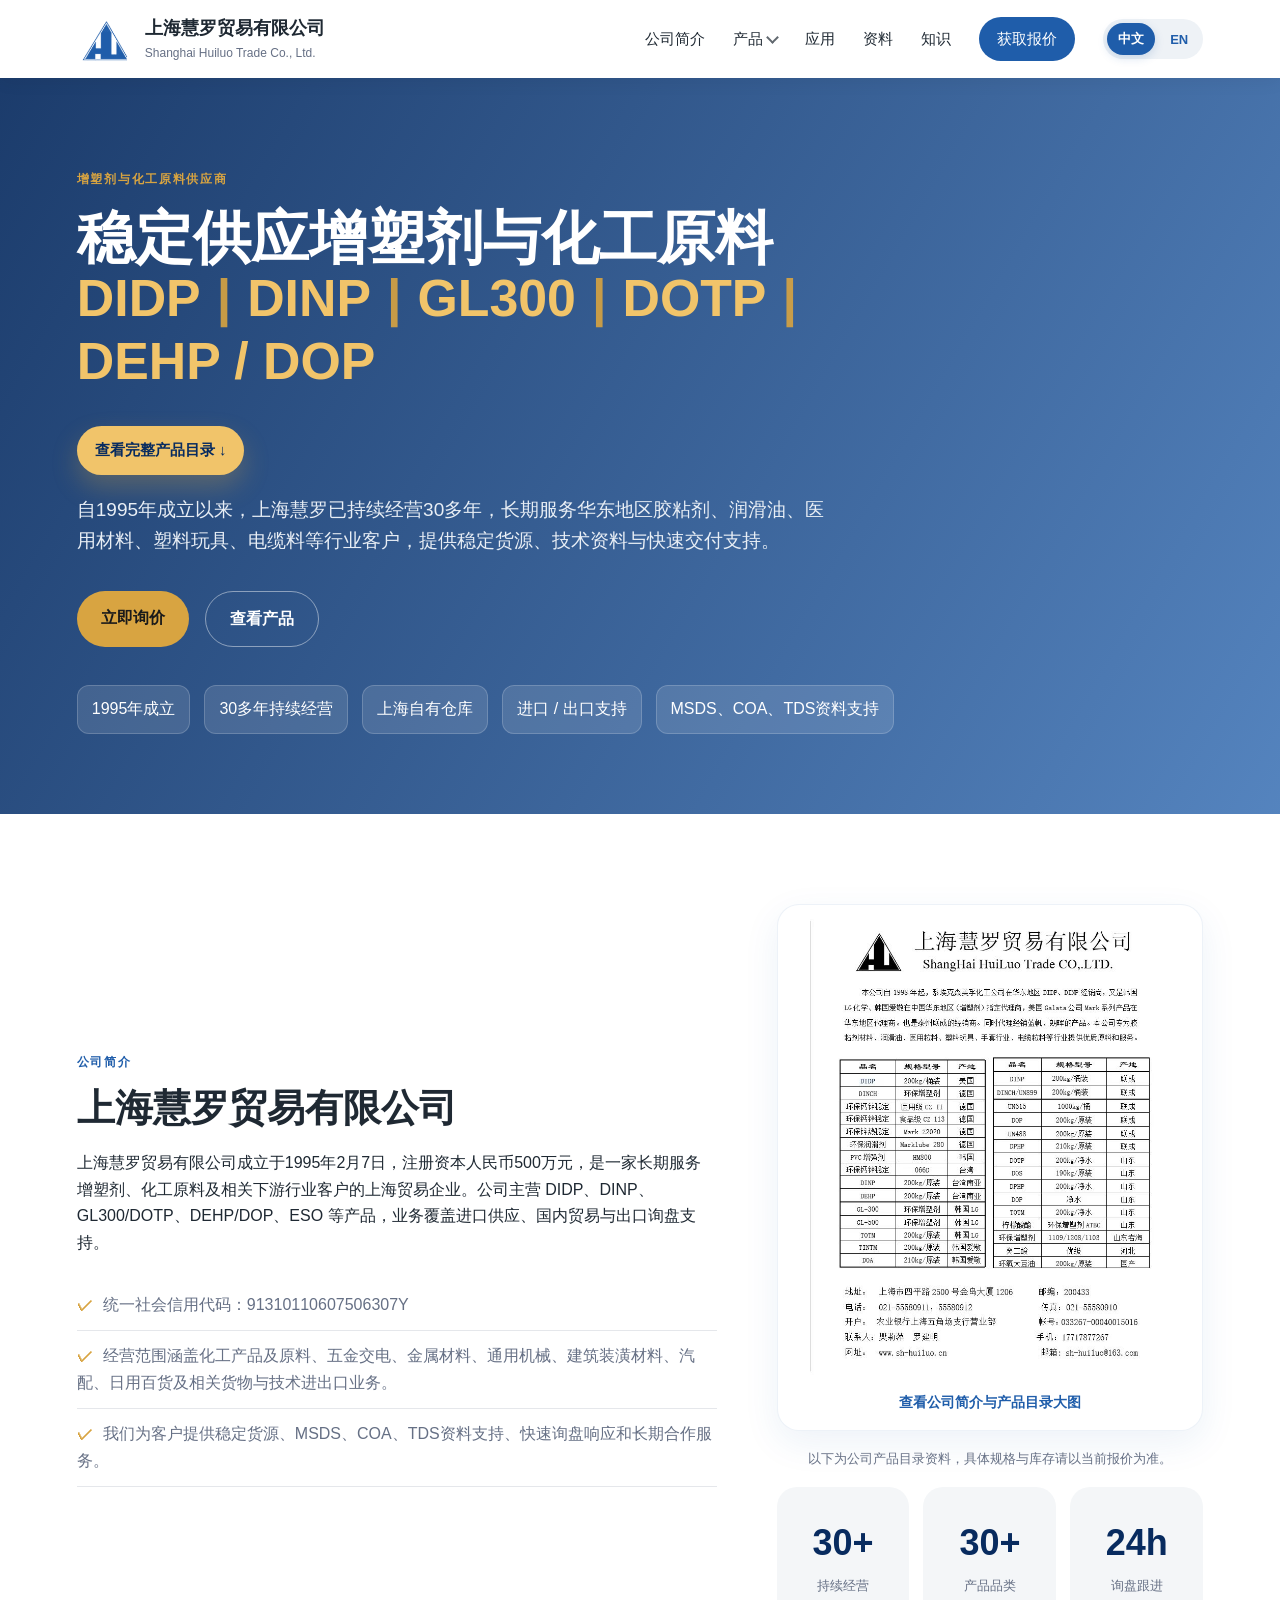
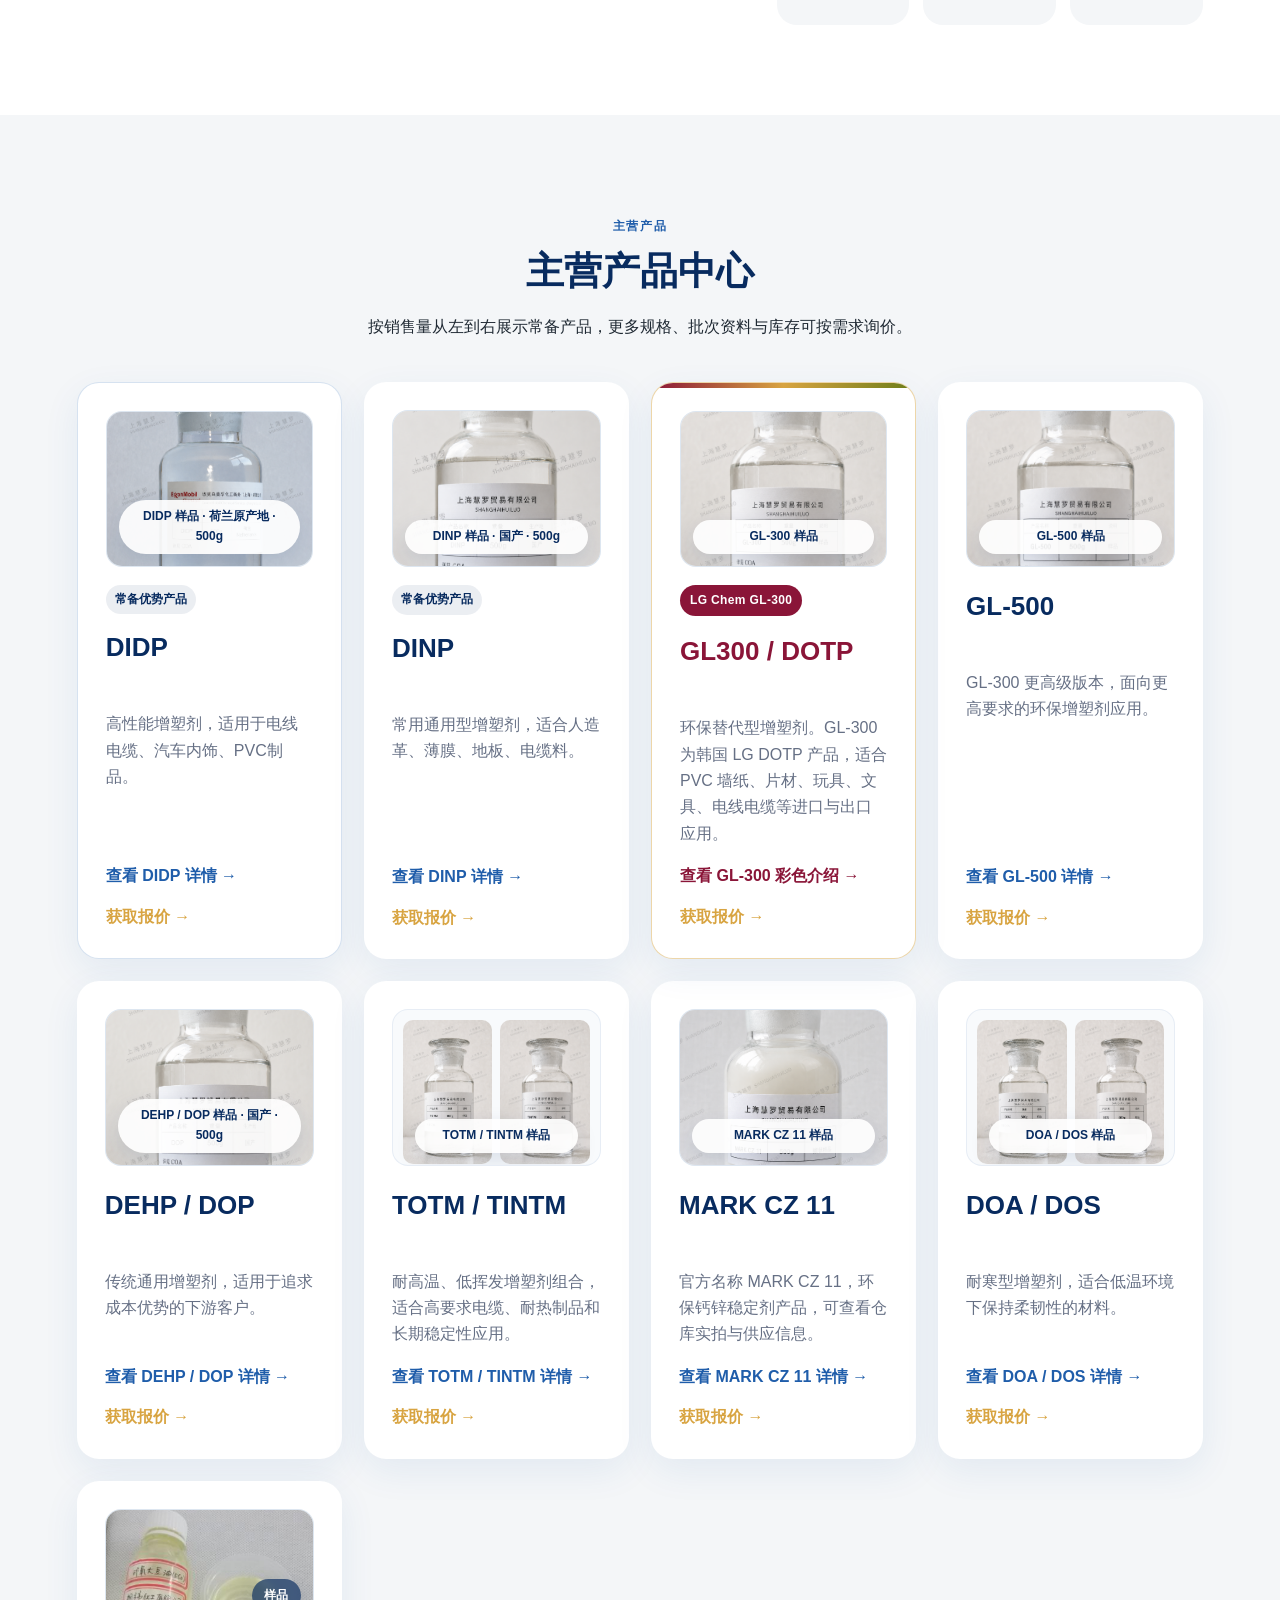
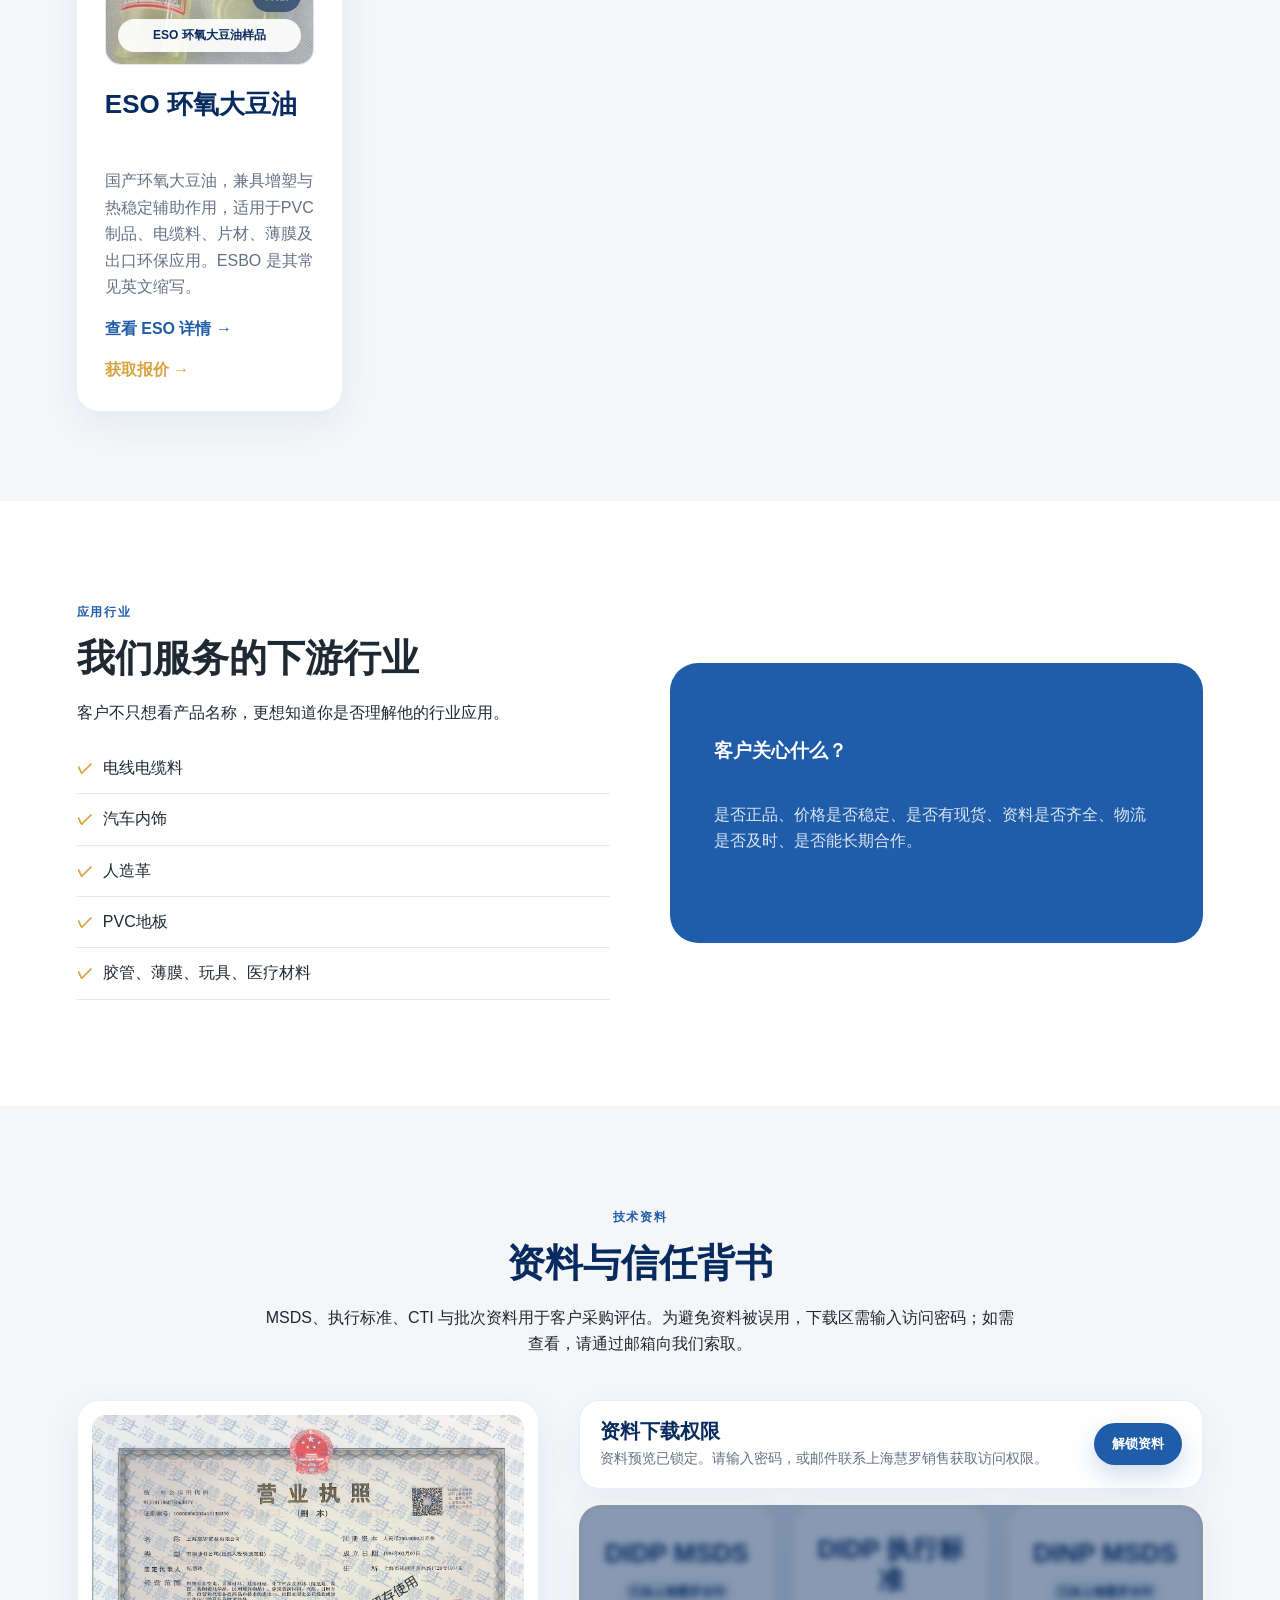
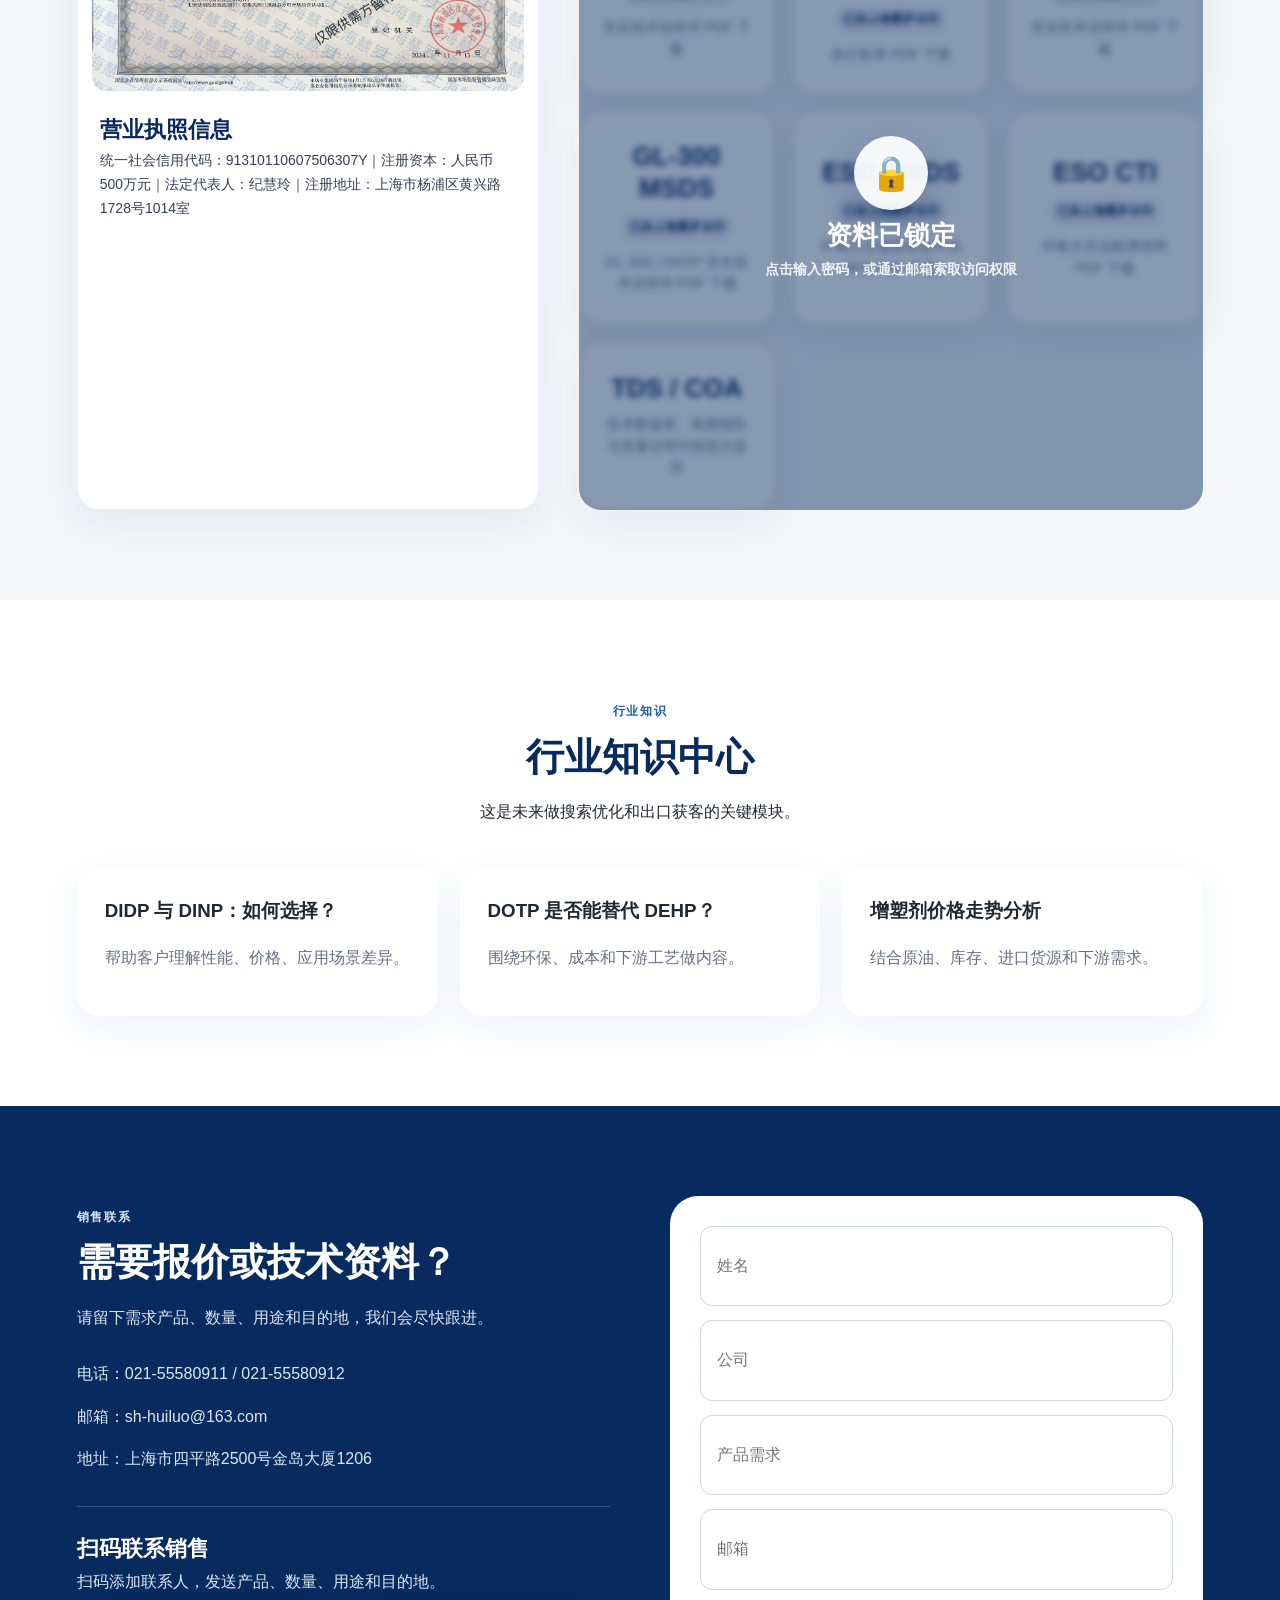
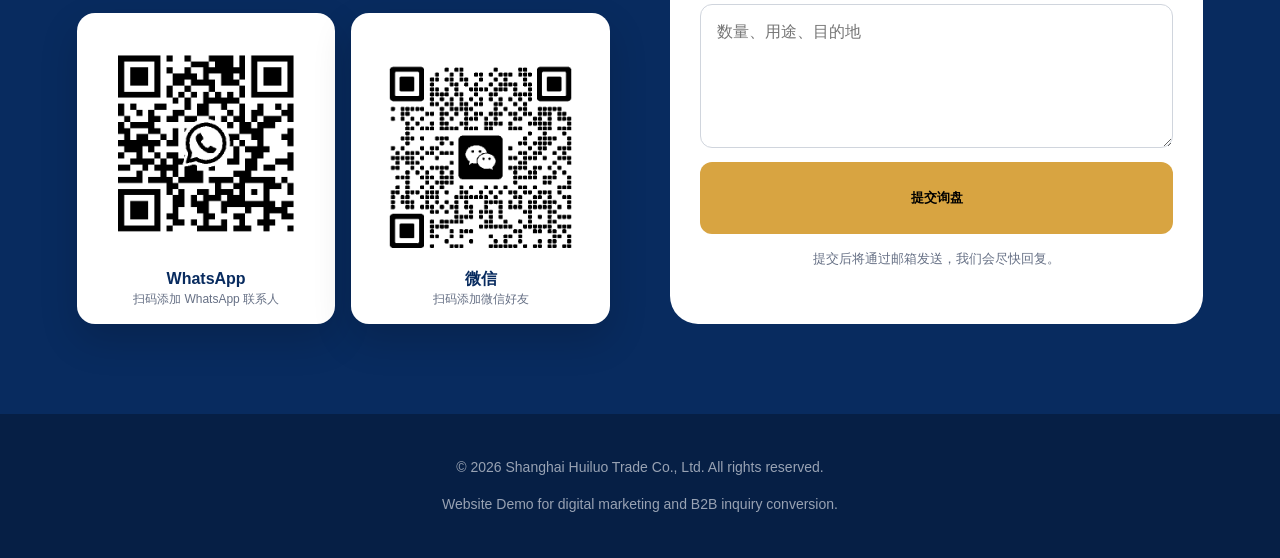
<file: index.html>
<!DOCTYPE html>
<html lang="zh-CN">
<head>
  <meta charset="UTF-8" />
  <meta name="viewport" content="width=device-width, initial-scale=1.0" />
  <title>上海慧罗贸易有限公司 | Shanghai Huiluo Trade Co., Ltd.</title>
  <meta name="description" content="上海慧罗贸易有限公司成立于1995年，30多年持续经营，专业供应DIDP、DINP、GL300/DOTP、DEHP/DOP、环氧大豆油ESO等增塑剂与化工原料。" />
  <link rel="icon" href="assets/huiluo-logo.png" type="image/png" />
  <link rel="stylesheet" href="style.css?v=20260701-hero-fix" />
</head>
<body>
  <header class="navbar">
    <div class="brand">
      <div class="logo-mark"><img src="assets/huiluo-logo.png" alt="上海慧罗贸易有限公司 logo" /></div>
      <div>
        <strong data-i18n="brand_cn">上海慧罗贸易有限公司</strong>
        <span data-i18n="brand_en">Shanghai Huiluo Trade Co., Ltd.</span>
      </div>
    </div>
    <nav>
      <a href="#about" data-i18n="nav_about">公司简介</a>
      <div class="nav-item has-mega">
        <a href="#products" data-i18n="nav_products">产品</a>
        <div class="mega-menu">
          <div class="mega-menu-grid">
            <div class="mega-menu-intro">
              <p class="eyebrow dark" data-i18n="mega_eyebrow">产品中心</p>
              <h3 data-i18n="mega_title">全部产品快速入口</h3>
              <p data-i18n="mega_text">按客户常用采购方向整理，点击可进入对应产品页面或直接跳转询价。</p>
            </div>
            <div class="mega-menu-col">
              <strong data-i18n="mega_plasticizers">增塑剂</strong>
              <a href="didp.html">DIDP</a>
              <a href="dinp.html">DINP</a>
              <a href="gl300.html">GL300 / DOTP</a>
              <a href="gl500.html">GL-500</a>
              <a href="dop.html">DEHP / DOP</a>
              <a href="totm.html">TOTM / TINTM</a>
              <a href="doa-dos.html">DOA / DOS</a>
            </div>
            <div class="mega-menu-col">
              <strong data-i18n="mega_stabilizers">稳定剂与辅助材料</strong>
              <a href="mark-cz11.html">MARK CZ 11</a>
              <a href="eso.html" data-i18n="mega_eso">ESO 环氧大豆油</a>
              <a href="#documents" data-i18n="mega_documents">MSDS / COA / TDS 资料</a>
              <a href="#contact" data-i18n="mega_quote">发送询盘</a>
            </div>
          </div>
        </div>
      </div>
      <a href="#applications" data-i18n="nav_applications">应用</a>
      <a href="#documents" data-i18n="nav_documents">资料</a>
      <a href="#knowledge" data-i18n="nav_knowledge">知识</a>
      <a href="#contact" class="nav-cta" data-i18n="nav_quote">获取报价</a>
      <div class="language-switch" aria-label="Language switcher">
        <button class="lang-btn active" type="button" data-lang="zh">中文</button>
        <button class="lang-btn" type="button" data-lang="en">EN</button>
      </div>
    </nav>
  </header>

  <section class="hero">
    <div class="hero-overlay"></div>
    <div class="hero-content">
      <p class="eyebrow" data-i18n="hero_eyebrow">增塑剂与化工原料供应商</p>
      <h1 data-i18n="hero_title">稳定供应增塑剂与化工原料<br><span class="hero-product-line">DIDP <em>|</em> DINP <em>|</em> GL300 <em>|</em> DOTP <em>|</em> DEHP / DOP</span></h1>
      <a class="hero-more-products" href="#products" data-i18n="hero_more_products">查看完整产品目录 ↓</a>
      <p class="hero-text" data-i18n="hero_text">自1995年成立以来，上海慧罗已持续经营30多年，长期服务华东地区胶粘剂、润滑油、医用材料、塑料玩具、电缆料等行业客户，提供稳定货源、技术资料与快速交付支持。</p>
      <div class="hero-actions">
        <a href="#contact" class="btn primary" data-i18n="hero_btn_quote">立即询价</a>
        <a href="#products" class="btn secondary" data-i18n="hero_btn_products">查看产品</a>
      </div>
      <div class="trust-row">
        <span data-i18n="trust_established">1995年成立</span>
        <span data-i18n="trust_years">30多年持续经营</span>
        <span data-i18n="trust_warehouse">上海自有仓库</span>
        <span data-i18n="trust_trade">进口 / 出口支持</span>
        <span data-i18n="trust_docs">MSDS、COA、TDS资料支持</span>
      </div>
    </div>
  </section>

  <section id="about" class="section intro">
    <div>
      <p class="eyebrow dark" data-i18n="intro_eyebrow">公司简介</p>
      <h2 data-i18n="intro_title">上海慧罗贸易有限公司</h2>
      <p data-i18n="intro_text">上海慧罗贸易有限公司成立于1995年2月7日，注册资本人民币500万元，是一家长期服务增塑剂、化工原料及相关下游行业客户的上海贸易企业。公司主营 DIDP、DINP、GL300/DOTP、DEHP/DOP、ESO 等产品，业务覆盖进口供应、国内贸易与出口询盘支持。</p>
      <ul class="profile-list">
        <li data-i18n="profile_license">统一社会信用代码：91310110607506307Y</li>
        <li data-i18n="profile_scope">经营范围涵盖化工产品及原料、五金交电、金属材料、通用机械、建筑装潢材料、汽配、日用百货及相关货物与技术进出口业务。</li>
        <li data-i18n="profile_service">我们为客户提供稳定货源、MSDS、COA、TDS资料支持、快速询盘响应和长期合作服务。</li>
      </ul>
    </div>
    <div class="profile-side">
      <a class="profile-image-card" href="assets/company-profile.jpg" target="_blank" rel="noopener">
        <img src="assets/company-profile.jpg" alt="上海慧罗贸易有限公司公司简介与产品目录" />
        <span data-i18n="profile_image_caption">查看公司简介与产品目录大图</span>
      </a>
      <p class="profile-image-note" data-i18n="profile_image_note">以下为公司产品目录资料，具体规格与库存请以当前报价为准。</p>
      <div class="stats-grid">
        <div><strong>30+</strong><span data-i18n="stat_years">持续经营</span></div>
        <div><strong>30+</strong><span data-i18n="stat_skus">产品品类</span></div>
        <div><strong>24h</strong><span data-i18n="stat_followup">询盘跟进</span></div>
      </div>
    </div>
  </section>

  <section id="products" class="section gray">
    <div class="section-title">
      <p class="eyebrow dark" data-i18n="products_eyebrow">主营产品</p>
      <h2 data-i18n="products_title">主营产品中心</h2>
      <p data-i18n="products_text">按销售量从左到右展示常备产品，更多规格、批次资料与库存可按需求询价。</p>
    </div>
    <div class="product-grid product-gallery">
      <article class="product-card product-card-featured">
        <figure class="product-card-media"><img src="assets/products/didp-sample.png" alt="DIDP 样品瓶" /><figcaption data-i18n="prod_didp_caption">DIDP 样品 · 荷兰原产地 · 500g</figcaption></figure>
        <span class="product-badge" data-i18n="main_product_badge">常备优势产品</span>
        <h3>DIDP</h3>
        <p data-i18n="prod_didp_text">高性能增塑剂，适用于电线电缆、汽车内饰、PVC制品。</p>
        <div class="product-card-actions"><a class="product-detail-link" href="didp.html" data-i18n="prod_didp_link">查看 DIDP 详情 →</a><a href="#contact" data-i18n="prod_quote">获取报价 →</a></div>
      </article>
      <article class="product-card">
        <figure class="product-card-media"><img src="assets/products/dinp-sample.png" alt="DINP 样品瓶" /><figcaption data-i18n="prod_dinp_caption">DINP 样品 · 国产 · 500g</figcaption></figure>
        <span class="product-badge" data-i18n="main_product_badge">常备优势产品</span>
        <h3>DINP</h3>
        <p data-i18n="prod_dinp_text">常用通用型增塑剂，适合人造革、薄膜、地板、电缆料。</p>
        <div class="product-card-actions"><a class="product-detail-link" href="dinp.html" data-i18n="prod_dinp_link">查看 DINP 详情 →</a><a href="#contact" data-i18n="prod_quote">获取报价 →</a></div>
      </article>
      <article class="product-card gl300-product-card">
        <figure class="product-card-media"><img src="assets/products/gl300-sample.png?v=20260618" alt="GL-300 样品瓶" /><figcaption data-i18n="prod_gl300_caption">GL-300 样品</figcaption></figure>
        <div class="gl300-chip">LG Chem GL-300</div>
        <h3>GL300 / DOTP</h3>
        <p data-i18n="prod_dotp_text">环保替代型增塑剂。GL-300 为韩国 LG DOTP 产品，适合 PVC 墙纸、片材、玩具、文具、电线电缆等进口与出口应用。</p>
        <div class="product-card-actions"><a class="gl300-link" href="gl300.html" data-i18n="prod_gl300_link">查看 GL-300 彩色介绍 →</a><a href="#contact" data-i18n="prod_quote">获取报价 →</a></div>
      </article>
      <article class="product-card">
        <figure class="product-card-media"><img src="assets/products/gl-500-sample.png?v=20260618" alt="GL-500 样品瓶" /><figcaption data-i18n="prod_gl500_caption">GL-500 样品</figcaption></figure>
        <h3>GL-500</h3>
        <p data-i18n="prod_gl500_text">GL-300 更高级版本，面向更高要求的环保增塑剂应用。</p>
        <div class="product-card-actions"><a class="product-detail-link" href="gl500.html" data-i18n="prod_gl500_link">查看 GL-500 详情 →</a><a href="#contact" data-i18n="prod_quote">获取报价 →</a></div>
      </article>
      <article class="product-card">
        <figure class="product-card-media"><img src="assets/products/dop-sample.png" alt="DEHP / DOP 样品瓶" /><figcaption data-i18n="prod_dop_caption">DEHP / DOP 样品 · 国产 · 500g</figcaption></figure>
        <h3>DEHP / DOP</h3>
        <p data-i18n="prod_dehp_text">传统通用增塑剂，适用于追求成本优势的下游客户。</p>
        <div class="product-card-actions"><a class="product-detail-link" href="dop.html" data-i18n="prod_dop_link">查看 DEHP / DOP 详情 →</a><a href="#contact" data-i18n="prod_quote">获取报价 →</a></div>
      </article>
      <article class="product-card">
        <figure class="product-card-media product-media-pair"><img src="assets/products/totm-sample.png?v=20260618" alt="TOTM 样品瓶" /><img src="assets/products/tintm-sample.png?v=20260618" alt="TINTM 样品瓶" /><figcaption data-i18n="prod_totm_caption">TOTM / TINTM 样品</figcaption></figure>
        <h3>TOTM / TINTM</h3>
        <p data-i18n="prod_totm_text">耐高温、低挥发增塑剂组合，适合高要求电缆、耐热制品和长期稳定性应用。</p>
        <div class="product-card-actions"><a class="product-detail-link" href="totm.html" data-i18n="prod_totm_link">查看 TOTM / TINTM 详情 →</a><a href="#contact" data-i18n="prod_quote">获取报价 →</a></div>
      </article>
      <article class="product-card">
        <figure class="product-card-media"><img src="assets/products/mark-cz11-sample.png?v=006ce8b" alt="MARK CZ 11 样品" /><figcaption data-i18n="prod_mark_cz11_caption">MARK CZ 11 样品</figcaption></figure>
        <h3>MARK CZ 11</h3>
        <p data-i18n="prod_mark_cz11_text">官方名称 MARK CZ 11，环保钙锌稳定剂产品，后续可补充规格资料和独立产品页面。</p>
        <div class="product-card-actions"><a class="product-detail-link" href="mark-cz11.html" data-i18n="prod_mark_cz11_link">查看 MARK CZ 11 详情 →</a><a href="#contact" data-i18n="prod_quote">获取报价 →</a></div>
      </article>
      <article class="product-card">
        <figure class="product-card-media product-media-pair"><img src="assets/products/doa-sample.png?v=20260618" alt="DOA 样品瓶" /><img src="assets/products/dos-sample.png?v=20260618" alt="DOS 样品瓶" /><figcaption data-i18n="prod_doa_caption">DOA / DOS 样品</figcaption></figure>
        <h3>DOA / DOS</h3>
        <p data-i18n="prod_doa_text">耐寒型增塑剂，适合低温环境下保持柔韧性的材料。</p>
        <div class="product-card-actions"><a class="product-detail-link" href="doa-dos.html" data-i18n="prod_doa_link">查看 DOA / DOS 详情 →</a><a href="#contact" data-i18n="prod_quote">获取报价 →</a></div>
      </article>
      <article class="product-card">
        <figure class="product-card-media"><img src="assets/products/eso-sample.png" alt="ESO 环氧大豆油样品" /><span class="product-sample-tag" data-i18n="sample_tag">样品</span><figcaption data-i18n="prod_eso_caption">ESO 环氧大豆油样品</figcaption></figure>
        <h3 data-i18n="prod_eso_title">ESO 环氧大豆油</h3>
        <p data-i18n="prod_eso_text">国产环氧大豆油，兼具增塑与热稳定辅助作用，适用于PVC制品、电缆料、片材、薄膜及出口环保应用。ESBO 是其常见英文缩写。</p>
        <div class="product-card-actions"><a class="product-detail-link" href="eso.html" data-i18n="prod_eso_link">查看 ESO 详情 →</a><a href="#contact" data-i18n="prod_quote">获取报价 →</a></div>
      </article>
    </div>
  </section>

  <section id="applications" class="section split">
    <div>
      <p class="eyebrow dark" data-i18n="apps_eyebrow">应用行业</p>
      <h2 data-i18n="apps_title">我们服务的下游行业</h2>
      <p data-i18n="apps_text">客户不只想看产品名称，更想知道你是否理解他的行业应用。</p>
      <ul class="check-list">
        <li data-i18n="app_cable">电线电缆料</li>
        <li data-i18n="app_auto">汽车内饰</li>
        <li data-i18n="app_leather">人造革</li>
        <li data-i18n="app_floor">PVC地板</li>
        <li data-i18n="app_other">胶管、薄膜、玩具、医疗材料</li>
      </ul>
    </div>
    <div class="application-card">
      <h3 data-i18n="customer_title">客户关心什么？</h3>
      <p data-i18n="customer_text">是否正品、价格是否稳定、是否有现货、资料是否齐全、物流是否及时、是否能长期合作。</p>
    </div>
  </section>

  <section id="documents" class="section gray documents">
    <div class="section-title">
      <p class="eyebrow dark" data-i18n="docs_eyebrow">技术资料</p>
      <h2 data-i18n="docs_title">资料与信任背书</h2>
      <p data-i18n="docs_text">MSDS、执行标准、CTI 与批次资料用于客户采购评估。为避免资料被误用，下载区需输入访问密码；如需查看，请通过邮箱向我们索取。</p>
    </div>
    <div class="doc-layout">
      <div class="license-panel">
        <img src="assets/business-license-watermarked.jpg" alt="上海慧罗贸易有限公司营业执照" />
        <div class="license-caption">
          <strong data-i18n="license_title">营业执照信息</strong>
          <span data-i18n="license_text">统一社会信用代码：91310110607506307Y｜注册资本：人民币500万元｜法定代表人：纪慧玲｜注册地址：上海市杨浦区黄兴路1728号1014室</span>
        </div>
      </div>
      <div class="doc-access">
        <div class="doc-access-head">
          <div>
            <strong data-i18n="doc_access_title">资料下载权限</strong>
            <span data-i18n="doc_access_text">资料预览已锁定。请输入密码，或邮件联系上海慧罗销售获取访问权限。</span>
          </div>
          <button class="doc-unlock-button" type="button" data-i18n="doc_unlock_btn">解锁资料</button>
        </div>
        <div class="doc-cards secured-docs is-locked" id="secured-docs">
        <a class="doc-card primary-doc" href="DIDP-MSDS-Huiluo.pdf" download>
          <strong>DIDP MSDS</strong>
          <small data-i18n="doc_watermark">已加上海慧罗水印</small>
          <span data-i18n="doc_didp">安全技术说明书 PDF 下载</span>
        </a>
        <a class="doc-card primary-doc" href="DIDP-sales-spec-Huiluo.pdf" download>
          <strong data-i18n="doc_didp_spec_title">DIDP 执行标准</strong>
          <small data-i18n="doc_watermark">已加上海慧罗水印</small>
          <span data-i18n="doc_didp_spec">执行标准 PDF 下载</span>
        </a>
        <a class="doc-card primary-doc" href="DINP-MSDS-2023-Huiluo.pdf" download>
          <strong>DINP MSDS</strong>
          <small data-i18n="doc_watermark">已加上海慧罗水印</small>
          <span data-i18n="doc_dinp">安全技术说明书 PDF 下载</span>
        </a>
        <a class="doc-card primary-doc" href="GL300-MSDS-Huiluo.pdf" download>
          <strong>GL-300 MSDS</strong>
          <small data-i18n="doc_watermark">已加上海慧罗水印</small>
          <span data-i18n="doc_gl300_msds">GL-300 / DOTP 安全技术说明书 PDF 下载</span>
        </a>
        <a class="doc-card primary-doc" href="MSDS-ESO-Huiluo.pdf" download>
          <strong data-i18n="doc_eso_msds_title">ESO MSDS</strong>
          <small data-i18n="doc_watermark">已加上海慧罗水印</small>
          <span data-i18n="doc_eso_msds">环氧大豆油安全技术说明书 PDF 下载</span>
        </a>
        <a class="doc-card primary-doc" href="ESO-CTI-Huiluo-compatible.pdf" download>
          <strong data-i18n="doc_eso_cti_title">ESO CTI</strong>
          <small data-i18n="doc_watermark">已加上海慧罗水印</small>
          <span data-i18n="doc_eso_cti">环氧大豆油检测资料 PDF 下载</span>
        </a>
        <div class="doc-card">
          <strong>TDS / COA</strong>
          <span data-i18n="doc_tds_coa">技术数据表、检测报告与质量证明可按批次提供</span>
        </div>
          <button class="doc-lock-overlay" type="button" aria-label="Locked documents">
            <span class="doc-lock-icon">🔒</span>
            <strong data-i18n="doc_locked_title">资料已锁定</strong>
            <small data-i18n="doc_locked_text">点击输入密码，或通过邮箱索取访问权限</small>
          </button>
        </div>
      </div>
    </div>
  </section>

  <section id="knowledge" class="section knowledge">
    <div class="section-title">
      <p class="eyebrow dark" data-i18n="knowledge_eyebrow">行业知识</p>
      <h2 data-i18n="knowledge_title">行业知识中心</h2>
      <p data-i18n="knowledge_text">这是未来做搜索优化和出口获客的关键模块。</p>
    </div>
    <div class="article-grid">
      <article><h3 data-i18n="article1_title">DIDP 与 DINP：如何选择？</h3><p data-i18n="article1_text">帮助客户理解性能、价格、应用场景差异。</p></article>
      <article><h3 data-i18n="article2_title">DOTP 是否能替代 DEHP？</h3><p data-i18n="article2_text">围绕环保、成本和下游工艺做内容。</p></article>
      <article><h3 data-i18n="article3_title">增塑剂价格走势分析</h3><p data-i18n="article3_text">结合原油、库存、进口货源和下游需求。</p></article>
    </div>
  </section>

  <section id="contact" class="section contact">
    <div>
      <p class="eyebrow" data-i18n="contact_eyebrow">销售联系</p>
      <h2 data-i18n="contact_title">需要报价或技术资料？</h2>
      <p data-i18n="contact_text">请留下需求产品、数量、用途和目的地，我们会尽快跟进。</p>
      <div class="contact-info">
        <p data-i18n="phone">电话：021-55580911 / 021-55580912</p>
        <p data-i18n="email">邮箱：sh-huiluo@163.com</p>
        <p data-i18n="address">地址：上海市四平路2500号金岛大厦1206</p>
      </div>
      <div class="qr-contact">
        <h3 data-i18n="qr_title">扫码联系销售</h3>
        <p data-i18n="qr_text">扫码添加联系人，发送产品、数量、用途和目的地。</p>
        <div class="qr-grid">
          <figure class="qr-card">
            <img src="assets/contact/whatsapp-qr.svg" alt="WhatsApp QR code" />
            <figcaption>
              <strong>WhatsApp</strong>
              <span data-i18n="qr_whatsapp">扫码添加 WhatsApp 联系人</span>
            </figcaption>
          </figure>
          <figure class="qr-card">
            <img src="assets/contact/wechat-qr.svg" alt="WeChat QR code" />
            <figcaption>
              <strong data-i18n="qr_wechat_name">微信</strong>
              <span data-i18n="qr_wechat">扫码添加微信好友</span>
            </figcaption>
          </figure>
        </div>
      </div>
    </div>
    <form class="quote-form" id="quote-form">
      <input name="name" type="text" placeholder="姓名" data-i18n-placeholder="ph_name" />
      <input name="company" type="text" placeholder="公司" data-i18n-placeholder="ph_company" />
      <input name="product" type="text" placeholder="产品需求" data-i18n-placeholder="ph_product" />
      <input name="email" type="email" placeholder="邮箱" data-i18n-placeholder="ph_email" />
      <textarea name="message" placeholder="数量、用途、目的地" data-i18n-placeholder="ph_message"></textarea>
      <button type="button" data-i18n="form_submit">提交询盘</button>
      <p class="form-note" data-i18n="form_note">提交后将通过邮箱发送，我们会尽快回复。</p>
    </form>
  </section>

  <footer>
    <p>© 2026 Shanghai Huiluo Trade Co., Ltd. All rights reserved.</p>
    <p>Website Demo for digital marketing and B2B inquiry conversion.</p>
  </footer>

  <div class="doc-modal" id="doc-modal" aria-hidden="true">
    <div class="doc-modal-card" role="dialog" aria-modal="true" aria-labelledby="doc-modal-title">
      <button class="doc-modal-close" type="button" aria-label="Close">×</button>
      <div class="doc-modal-lock">🔒</div>
      <h2 id="doc-modal-title" data-i18n="doc_modal_title">输入资料访问密码</h2>
      <p data-i18n="doc_modal_text">请输入上海慧罗销售提供的密码。没有密码可先发送邮件索取。</p>
      <input id="doc-password" type="password" autocomplete="off" data-i18n-placeholder="doc_password_placeholder" placeholder="访问密码" />
      <p class="doc-password-error" id="doc-password-error" data-i18n="doc_password_error">密码不正确，请检查后重试。</p>
      <div class="doc-modal-actions">
        <button class="doc-modal-submit" type="button" data-i18n="doc_password_submit">确认解锁</button>
        <a href="mailto:sh-huiluo@163.com?subject=Document%20Access%20Password%20Request%20-%20Shanghai%20Huiluo" data-i18n="doc_request_password">邮件索取密码</a>
      </div>
    </div>
  </div>

  <script>
    const translations = {
      zh: {
        nav_about:'公司简介', nav_products:'产品', nav_applications:'应用', nav_documents:'资料', nav_knowledge:'知识', nav_quote:'获取报价',
        mega_eyebrow:'产品中心', mega_title:'全部产品快速入口', mega_text:'按客户常用采购方向整理，点击可进入对应产品页面或直接跳转询价。', mega_plasticizers:'增塑剂', mega_stabilizers:'稳定剂与辅助材料', mega_eso:'ESO 环氧大豆油', mega_documents:'MSDS / COA / TDS 资料', mega_quote:'发送询盘',
        brand_cn:'上海慧罗贸易有限公司', brand_en:'Shanghai Huiluo Trade Co., Ltd.',
        hero_eyebrow:'增塑剂与化工原料供应商',
        hero_title:'稳定供应增塑剂与化工原料<br><span class="hero-product-line">DIDP <em>|</em> DINP <em>|</em> GL300 <em>|</em> DOTP <em>|</em> DEHP / DOP</span>',
        hero_text:'自1995年成立以来，上海慧罗已持续经营30多年，长期服务华东地区胶粘剂、润滑油、医用材料、塑料玩具、电缆料等行业客户，提供稳定货源、技术资料与快速交付支持。',
        hero_btn_quote:'立即询价', hero_btn_products:'查看产品', hero_more_products:'查看完整产品目录 ↓',
        trust_established:'1995年成立', trust_years:'30多年持续经营', trust_warehouse:'上海自有仓库', trust_trade:'进口 / 出口支持', trust_docs:'MSDS、COA、TDS资料支持',
        intro_eyebrow:'公司简介', intro_title:'上海慧罗贸易有限公司', intro_text:'上海慧罗贸易有限公司成立于1995年2月7日，注册资本人民币500万元，是一家长期服务增塑剂、化工原料及相关下游行业客户的上海贸易企业。公司主营 DIDP、DINP、GL300/DOTP、DEHP/DOP、ESO 等产品，业务覆盖进口供应、国内贸易与出口询盘支持。',
        profile_license:'统一社会信用代码：91310110607506307Y',
        profile_scope:'经营范围涵盖化工产品及原料、五金交电、金属材料、通用机械、建筑装潢材料、汽配、日用百货及相关货物与技术进出口业务。',
        profile_service:'我们为客户提供稳定货源、MSDS、COA、TDS资料支持、快速询盘响应和长期合作服务。',
        profile_image_caption:'查看公司简介与产品目录大图',
        profile_image_note:'以下为公司产品目录资料，具体规格与库存请以当前报价为准。',
        stat_years:'持续经营', stat_skus:'产品品类', stat_followup:'询盘跟进',
        products_eyebrow:'主营产品', products_title:'主营产品中心', products_text:'按销售量从左到右展示常备产品，更多规格、批次资料与库存可按需求询价。',
        main_product_badge:'常备优势产品', product_image_pending:'产品图片预留', sample_tag:'样品',
        more_products_eyebrow:'更多产品', more_products_title:'更多产品', more_products_text:'除主打产品外，我们也可根据客户用途提供更多增塑剂与配套资料。',
        prod_didp_text:'高性能增塑剂，适用于电线电缆、汽车内饰、PVC制品。', prod_didp_caption:'DIDP 样品 · 荷兰原产地 · 500g', prod_didp_link:'查看 DIDP 详情 →', prod_dinp_text:'常用通用型增塑剂，适合人造革、薄膜、地板、电缆料。', prod_dinp_caption:'DINP 样品 · 国产 · 500g', prod_dinp_link:'查看 DINP 详情 →', prod_dehp_text:'传统通用增塑剂，适用于追求成本优势的下游客户。', prod_dop_caption:'DEHP / DOP 样品 · 国产 · 500g', prod_dop_link:'查看 DEHP / DOP 详情 →', prod_dotp_text:'环保替代型增塑剂。GL-300 为韩国 LG DOTP 产品，适合 PVC 墙纸、片材、玩具、文具、电线电缆等进口与出口应用。', prod_gl300_caption:'GL-300 样品', prod_gl300_link:'查看 GL-300 彩色介绍 →', prod_gl500_caption:'GL-500 样品', prod_gl500_text:'GL-300 更高级版本，面向更高要求的环保增塑剂应用。', prod_gl500_link:'查看 GL-500 详情 →', prod_eso_title:'ESO 环氧大豆油', prod_eso_caption:'ESO 环氧大豆油样品', prod_eso_text:'国产环氧大豆油，兼具增塑与热稳定辅助作用，适用于PVC制品、电缆料、片材、薄膜及出口环保应用。ESBO 是其常见英文缩写。', prod_eso_link:'查看 ESO 详情 →', prod_totm_caption:'TOTM / TINTM 样品', prod_totm_text:'耐高温、低挥发增塑剂组合，适合高要求电缆、耐热制品和长期稳定性应用。', prod_totm_link:'查看 TOTM / TINTM 详情 →', prod_mark_cz11_caption:'MARK CZ 11 样品', prod_mark_cz11_text:'官方名称 MARK CZ 11，环保钙锌稳定剂产品，可查看仓库实拍与供应信息。', prod_mark_cz11_link:'查看 MARK CZ 11 详情 →', prod_doa_caption:'DOA / DOS 样品', prod_doa_text:'耐寒型增塑剂，适合低温环境下保持柔韧性的材料。', prod_doa_link:'查看 DOA / DOS 详情 →', prod_quote:'获取报价 →',
        apps_eyebrow:'应用行业', apps_title:'我们服务的下游行业', apps_text:'客户不只想看产品名称，更想知道你是否理解他的行业应用。', app_cable:'电线电缆料', app_auto:'汽车内饰', app_leather:'人造革', app_floor:'PVC地板', app_other:'胶管、薄膜、玩具、医疗材料', customer_title:'客户关心什么？', customer_text:'是否正品、价格是否稳定、是否有现货、资料是否齐全、物流是否及时、是否能长期合作。',
        docs_eyebrow:'技术资料', docs_title:'资料与信任背书', docs_text:'MSDS、执行标准、CTI 与批次资料用于客户采购评估。为避免资料被误用，下载区需输入访问密码；如需查看，请通过邮箱向我们索取。', license_title:'营业执照信息', license_text:'统一社会信用代码：91310110607506307Y｜注册资本：人民币500万元｜法定代表人：纪慧玲｜注册地址：上海市杨浦区黄兴路1728号1014室', doc_access_title:'资料下载权限', doc_access_text:'资料预览已锁定。请输入密码，或邮件联系上海慧罗销售获取访问权限。', doc_unlock_btn:'解锁资料', doc_locked_title:'资料已锁定', doc_locked_text:'点击输入密码，或通过邮箱索取访问权限', doc_modal_title:'输入资料访问密码', doc_modal_text:'请输入上海慧罗销售提供的密码。没有密码可先发送邮件索取。', doc_password_placeholder:'访问密码', doc_password_error:'密码不正确，请检查后重试。', doc_password_submit:'确认解锁', doc_request_password:'邮件索取密码', doc_watermark:'已加上海慧罗水印', doc_didp:'安全技术说明书 PDF 下载', doc_didp_spec_title:'DIDP 执行标准', doc_didp_spec:'执行标准 PDF 下载', doc_dinp:'安全技术说明书 PDF 下载', doc_eso_msds_title:'ESO MSDS', doc_eso_msds:'环氧大豆油安全技术说明书 PDF 下载', doc_gl300_msds:'GL-300 / DOTP 安全技术说明书 PDF 下载', doc_eso_cti_title:'ESO CTI', doc_eso_cti:'环氧大豆油检测资料 PDF 下载', doc_tds_coa:'技术数据表、检测报告与质量证明可按批次提供',
        knowledge_eyebrow:'行业知识', knowledge_title:'行业知识中心', knowledge_text:'这是未来做搜索优化和出口获客的关键模块。', article1_title:'DIDP 与 DINP：如何选择？', article1_text:'帮助客户理解性能、价格、应用场景差异。', article2_title:'DOTP 是否能替代 DEHP？', article2_text:'围绕环保、成本和下游工艺做内容。', article3_title:'增塑剂价格走势分析', article3_text:'结合原油、库存、进口货源和下游需求。',
        contact_eyebrow:'销售联系', contact_title:'需要报价或技术资料？', contact_text:'请留下需求产品、数量、用途和目的地，我们会尽快跟进。', phone:'电话：021-55580911 / 021-55580912', email:'邮箱：sh-huiluo@163.com', address:'地址：上海市四平路2500号金岛大厦1206', qr_title:'扫码联系销售', qr_text:'扫码添加联系人，发送产品、数量、用途和目的地。', qr_whatsapp:'扫码添加 WhatsApp 联系人', qr_wechat_name:'微信', qr_wechat:'扫码添加微信好友',
        ph_name:'姓名', ph_company:'公司', ph_product:'产品需求', ph_email:'邮箱', ph_message:'数量、用途、目的地', form_submit:'提交询盘', form_note:'提交后将通过邮箱发送，我们会尽快回复。'
      },
      en: {
        nav_about:'Company', nav_products:'Products', nav_applications:'Applications', nav_documents:'Documents', nav_knowledge:'Knowledge', nav_quote:'Request Quote',
        mega_eyebrow:'Product Center', mega_title:'Full Product Navigation', mega_text:'Organized by common purchasing needs. Open product pages or send an inquiry directly.', mega_plasticizers:'Plasticizers', mega_stabilizers:'Stabilizers & Auxiliaries', mega_eso:'ESO / ESBO Epoxidized Soybean Oil', mega_documents:'MSDS / COA / TDS Documents', mega_quote:'Send Inquiry',
        brand_cn:'Shanghai Huiluo Trade Co., Ltd.', brand_en:'Plasticizer & Chemical Raw Materials Supplier',
        hero_eyebrow:'Plasticizer & Chemical Raw Materials Supplier',
        hero_title:'Reliable Plasticizer & Chemical Raw Material Supply<br><span class="hero-product-line">DIDP <em>|</em> DINP <em>|</em> GL300 <em>|</em> DOTP <em>|</em> DEHP / DOP</span>',
        hero_text:'Founded in 1995, Shanghai Huiluo has operated continuously for more than 30 years, serving customers in adhesives, lubricants, medical materials, plastic toys, cable compounds and other industries across East China with stable supply, technical documents and fast delivery support.',
        hero_btn_quote:'Request Quote', hero_btn_products:'View Products', hero_more_products:'View Full Product Range ↓',
        trust_established:'Established in 1995', trust_years:'30+ Years in Operation', trust_warehouse:'Own warehouse in Shanghai', trust_trade:'Import / Export Support', trust_docs:'MSDS / COA / TDS Support',
        intro_eyebrow:'Company Profile', intro_title:'Shanghai Huiluo Trade Co., Ltd.', intro_text:'Shanghai Huiluo Trade Co., Ltd. was established on February 7, 1995 with registered capital of RMB 5 million. We are a Shanghai-based trading company serving customers in plasticizers, chemical raw materials and related downstream industries. Our key products include DIDP, DINP, GL300/DOTP, DEHP/DOP and ESO, covering import supply, domestic trade and export inquiry support.',
        profile_license:'Unified Social Credit Code: 91310110607506307Y',
        profile_scope:'Business scope covers chemical products and raw materials, hardware and electrical products, metal materials, general machinery, building decoration materials, auto parts, daily-use goods, and related import/export of goods and technologies.',
        profile_service:'We provide stable supply, MSDS / COA / TDS document support, fast inquiry response and long-term cooperation service.',
        profile_image_caption:'View company profile and product list',
        profile_image_note:'This is a company product list reference. Final specifications and inventory are subject to the latest quotation.',
        stat_years:'Years in Operation', stat_skus:'Product SKUs', stat_followup:'Inquiry Follow-up',
        products_eyebrow:'Main Products', products_title:'Product Center', products_text:'Products are shown from left to right by sales volume. More specifications, batch documents and inventory details are available upon inquiry.',
        main_product_badge:'Regular Supply', product_image_pending:'Image space reserved', sample_tag:'Sample',
        more_products_eyebrow:'More Products', more_products_title:'More Products', more_products_text:'Beyond our key products, we can provide more plasticizers and supporting documents according to customer applications.',
        prod_didp_text:'High-performance plasticizer for cable compounds, automotive interiors and PVC products.', prod_didp_caption:'DIDP sample / Netherlands origin / 500g', prod_didp_link:'View DIDP Details →', prod_dinp_text:'General-purpose plasticizer for synthetic leather, films, flooring and cable compounds.', prod_dinp_caption:'DINP sample / China origin / 500g', prod_dinp_link:'View DINP Details →', prod_dehp_text:'Traditional general-purpose plasticizer for downstream customers focused on cost advantages.', prod_dop_caption:'DEHP / DOP sample / China origin / 500g', prod_dop_link:'View DEHP / DOP Details →', prod_dotp_text:'Eco-friendlier DOTP plasticizer. GL-300 is LG Chem DOTP for PVC wallpaper, sheets, toys, stationery, cable compounds and import/export applications.', prod_gl300_caption:'GL-300 sample', prod_gl300_link:'View GL-300 Color Profile →', prod_gl500_caption:'GL-500 sample', prod_gl500_text:'A higher-grade version above GL-300 for more demanding eco-oriented plasticizer applications.', prod_gl500_link:'View GL-500 Details →', prod_eso_title:'ESO / ESBO Epoxidized Soybean Oil', prod_eso_caption:'ESO / ESBO sample', prod_eso_text:'Epoxidized soybean oil, commonly abbreviated as ESO or ESBO, provides plasticizing and auxiliary heat-stabilizing functions for PVC products, cable compounds, sheets, films and export-oriented applications.', prod_eso_link:'View ESO Details →', prod_totm_caption:'TOTM / TINTM samples', prod_totm_text:'Heat-resistant, low-volatility plasticizer options for demanding cable compounds, heat-resistant products and long-term stability requirements.', prod_totm_link:'View TOTM / TINTM Details →', prod_mark_cz11_caption:'MARK CZ 11 sample', prod_mark_cz11_text:'Official product name MARK CZ 11, an eco calcium-zinc stabilizer with warehouse and supply information available.', prod_mark_cz11_link:'View MARK CZ 11 Details →', prod_doa_caption:'DOA / DOS samples', prod_doa_text:'Cold-resistant plasticizer that helps materials stay flexible in low-temperature environments.', prod_doa_link:'View DOA / DOS Details →', prod_quote:'Get Quote →',
        apps_eyebrow:'Industry Applications', apps_title:'Industries We Serve', apps_text:'Customers do not only want product names. They also want to know whether you understand their application scenarios.', app_cable:'PVC Cable Compounds', app_auto:'Automotive Interior', app_leather:'Synthetic Leather', app_floor:'Vinyl Flooring', app_other:'Hoses, films, toys and medical materials', customer_title:'What do customers care about?', customer_text:'Authentic supply, stable pricing, available inventory, complete documents, timely logistics and long-term cooperation.',
        docs_eyebrow:'Technical Documents', docs_title:'Documents & Trust Proof', docs_text:'MSDS, sales specifications, CTI files and batch documents are used for customer evaluation. To prevent misuse, the download area requires an access password. Please contact us by email if you need access.', license_title:'Business License Information', license_text:'Unified Social Credit Code: 91310110607506307Y | Registered capital: RMB 5 million | Legal representative: Ji Huiling | Registered address: Room 1014, No. 1728 Huangxing Road, Yangpu District, Shanghai', doc_access_title:'Document Access', doc_access_text:'Document preview is locked. Enter the password or email Shanghai Huiluo sales to request access.', doc_unlock_btn:'Unlock Documents', doc_locked_title:'Documents Locked', doc_locked_text:'Click to enter password or request access by email', doc_modal_title:'Enter Document Access Password', doc_modal_text:'Enter the password provided by Shanghai Huiluo sales. If you do not have one, request it by email first.', doc_password_placeholder:'Access password', doc_password_error:'Incorrect password. Please check and try again.', doc_password_submit:'Unlock', doc_request_password:'Request password by email', doc_watermark:'Shanghai Huiluo watermarked', doc_didp:'Safety Data Sheet PDF Download', doc_didp_spec_title:'DIDP Sales Specification', doc_didp_spec:'Sales Specification PDF Download', doc_dinp:'Safety Data Sheet PDF Download', doc_eso_msds_title:'ESO / ESBO MSDS', doc_eso_msds:'Epoxidized Soybean Oil Safety Data Sheet PDF Download', doc_gl300_msds:'LG GL-300 / DOTP Safety Data Sheet PDF Download', doc_eso_cti_title:'ESO / ESBO CTI', doc_eso_cti:'Epoxidized Soybean Oil CTI / Test Document PDF Download', doc_tds_coa:'TDS, COA and quality certificates available by batch',
        knowledge_eyebrow:'Knowledge Center', knowledge_title:'Industry Knowledge Center', knowledge_text:'This is the key module for future SEO and export lead generation.', article1_title:'DIDP vs DINP: How to Choose?', article1_text:'Help customers understand differences in performance, price and applications.', article2_title:'Can DOTP Replace DEHP?', article2_text:'Explain compliance, cost and downstream processing factors.', article3_title:'Plasticizer Price Trend Analysis', article3_text:'Analyze crude oil, inventory, import supply and downstream demand.',
        contact_eyebrow:'Contact Sales', contact_title:'Need a quote or technical documents?', contact_text:'Please leave your required product, quantity, application and destination. Our team will follow up as soon as possible.', phone:'Tel: 021-55580911 / 021-55580912', email:'Email: sh-huiluo@163.com', address:'Address: Room 1206, Jindao Building, No. 2500 Siping Road, Shanghai, China', qr_title:'Scan to Contact Sales', qr_text:'Scan to add us, then send product, quantity, application and destination details.', qr_whatsapp:'Add us on WhatsApp', qr_wechat_name:'WeChat', qr_wechat:'Add us on WeChat',
        ph_name:'Name', ph_company:'Company', ph_product:'Product Needed', ph_email:'Email', ph_message:'Quantity, application, destination', form_submit:'Submit Inquiry', form_note:'Your inquiry will be sent by email and our team will reply as soon as possible.'
      }
    };

    function setLanguage(lang) {
      const dict = translations[lang] || translations.zh;
      document.documentElement.lang = lang === 'zh' ? 'zh-CN' : 'en';
      document.querySelectorAll('[data-i18n]').forEach(el => {
        const key = el.getAttribute('data-i18n');
        if (dict[key]) el.innerHTML = dict[key];
      });
      document.querySelectorAll('[data-i18n-placeholder]').forEach(el => {
        const key = el.getAttribute('data-i18n-placeholder');
        if (dict[key]) el.setAttribute('placeholder', dict[key]);
      });
      document.querySelectorAll('.lang-btn').forEach(btn => {
        btn.classList.toggle('active', btn.dataset.lang === lang);
      });
      localStorage.setItem('shhl_language', lang);
    }

    document.querySelectorAll('.lang-btn').forEach(btn => {
      btn.addEventListener('click', () => setLanguage(btn.dataset.lang));
    });

    const DOCUMENT_PASSWORD = 'SHHL1995';
    const securedDocs = document.getElementById('secured-docs');
    const docModal = document.getElementById('doc-modal');
    const docPassword = document.getElementById('doc-password');
    const docPasswordError = document.getElementById('doc-password-error');

    function unlockDocuments() {
      securedDocs?.classList.remove('is-locked');
      sessionStorage.setItem('shhl_docs_unlocked', 'true');
      closeDocModal();
    }

    function openDocModal() {
      docModal?.classList.add('is-open');
      docModal?.setAttribute('aria-hidden', 'false');
      docPasswordError?.classList.remove('is-visible');
      setTimeout(() => docPassword?.focus(), 50);
    }

    function closeDocModal() {
      docModal?.classList.remove('is-open');
      docModal?.setAttribute('aria-hidden', 'true');
      if (docPassword) docPassword.value = '';
    }

    document.querySelectorAll('.doc-unlock-button, .doc-lock-overlay').forEach(control => {
      control.addEventListener('click', openDocModal);
    });

    securedDocs?.addEventListener('click', event => {
      if (!securedDocs.classList.contains('is-locked')) return;
      event.preventDefault();
      openDocModal();
    });

    document.querySelector('.doc-modal-submit')?.addEventListener('click', () => {
      if ((docPassword?.value || '').trim() === DOCUMENT_PASSWORD) {
        unlockDocuments();
      } else {
        docPasswordError?.classList.add('is-visible');
      }
    });

    docPassword?.addEventListener('keydown', event => {
      if (event.key === 'Enter') document.querySelector('.doc-modal-submit')?.click();
      if (event.key === 'Escape') closeDocModal();
    });

    document.querySelector('.doc-modal-close')?.addEventListener('click', closeDocModal);
    docModal?.addEventListener('click', event => {
      if (event.target === docModal) closeDocModal();
    });

    if (sessionStorage.getItem('shhl_docs_unlocked') === 'true') unlockDocuments();

    document.getElementById('quote-form')?.addEventListener('click', event => {
      if (event.target.tagName !== 'BUTTON') return;
      const form = event.currentTarget;
      const data = new FormData(form);
      const subject = encodeURIComponent('Website Inquiry - Shanghai Huiluo');
      const lines = [
        `Name: ${data.get('name') || ''}`,
        `Company: ${data.get('company') || ''}`,
        `Product: ${data.get('product') || ''}`,
        `Email: ${data.get('email') || ''}`,
        '',
        `Message:`,
        data.get('message') || ''
      ];
      window.location.href = `mailto:sh-huiluo@163.com?subject=${subject}&body=${encodeURIComponent(lines.join('\n'))}`;
    });

    setLanguage(localStorage.getItem('shhl_language') || 'zh');
  </script>
</body>
</html>
</file>
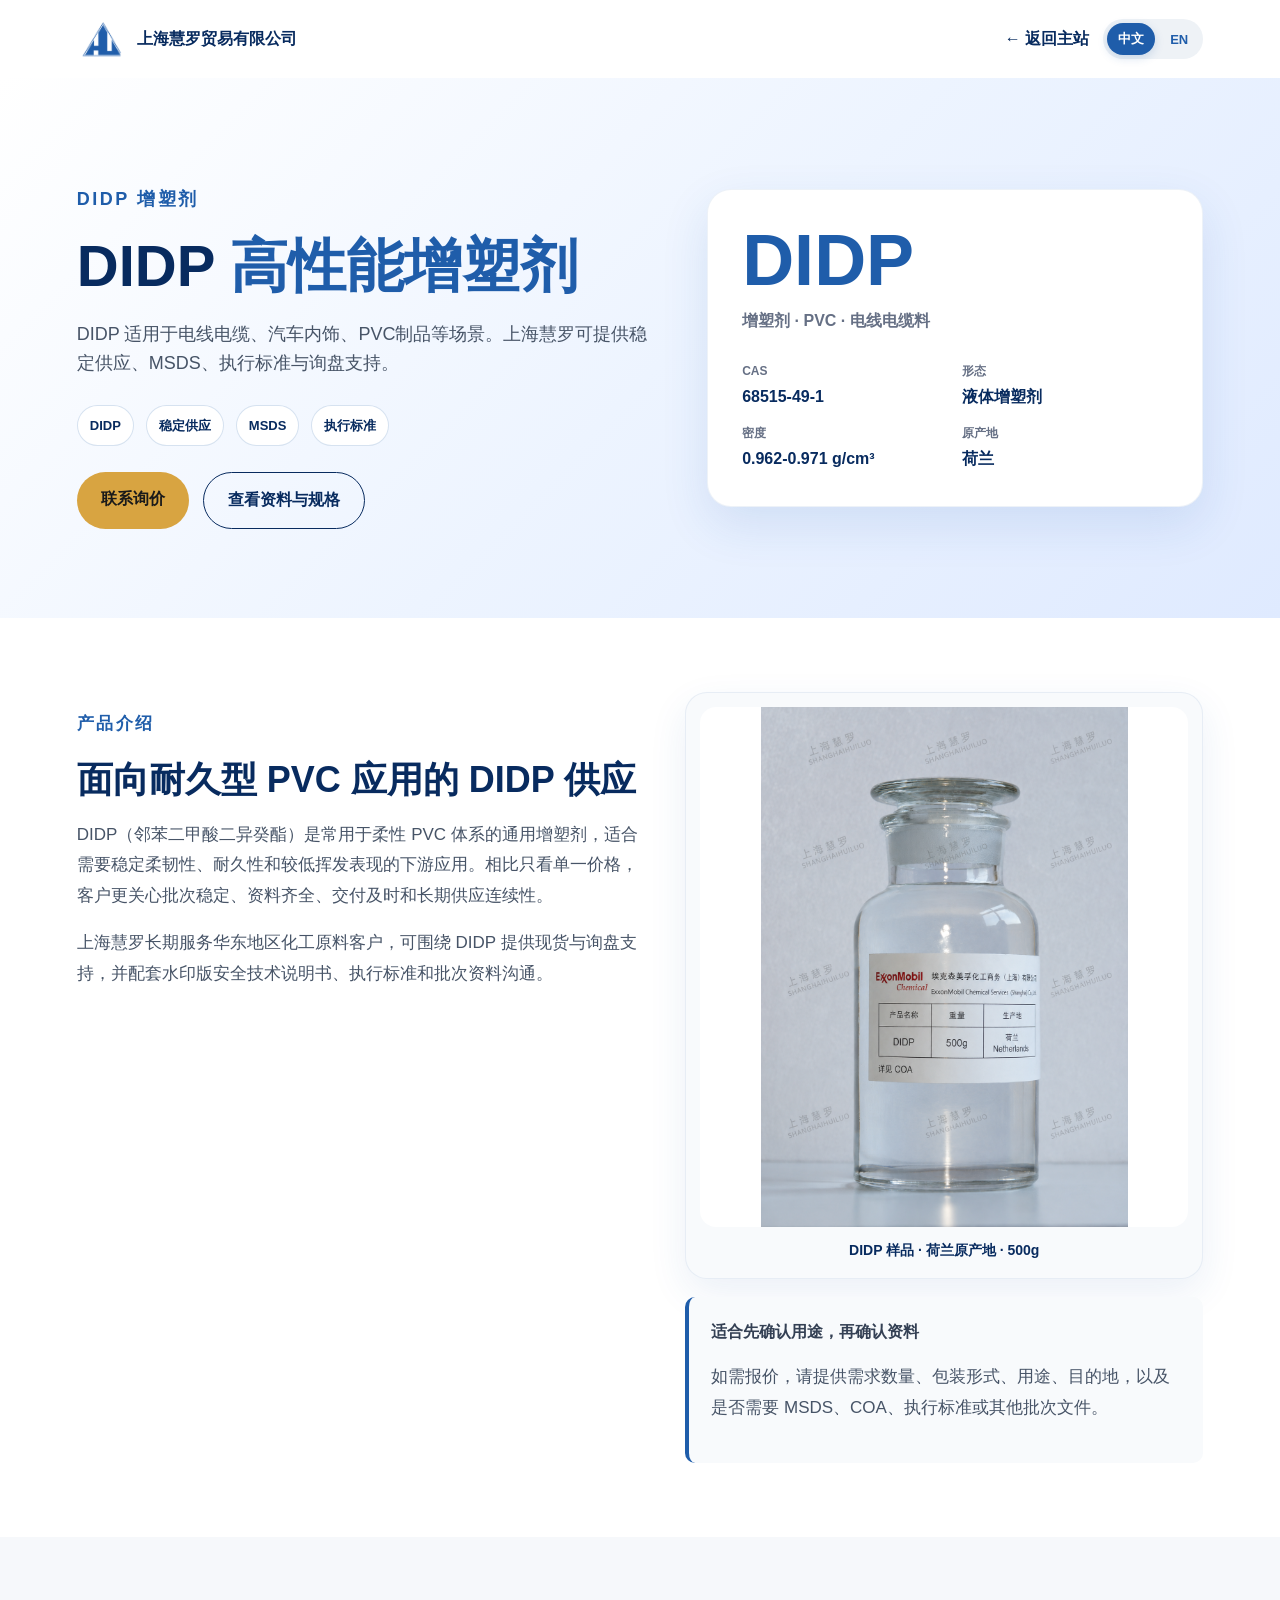
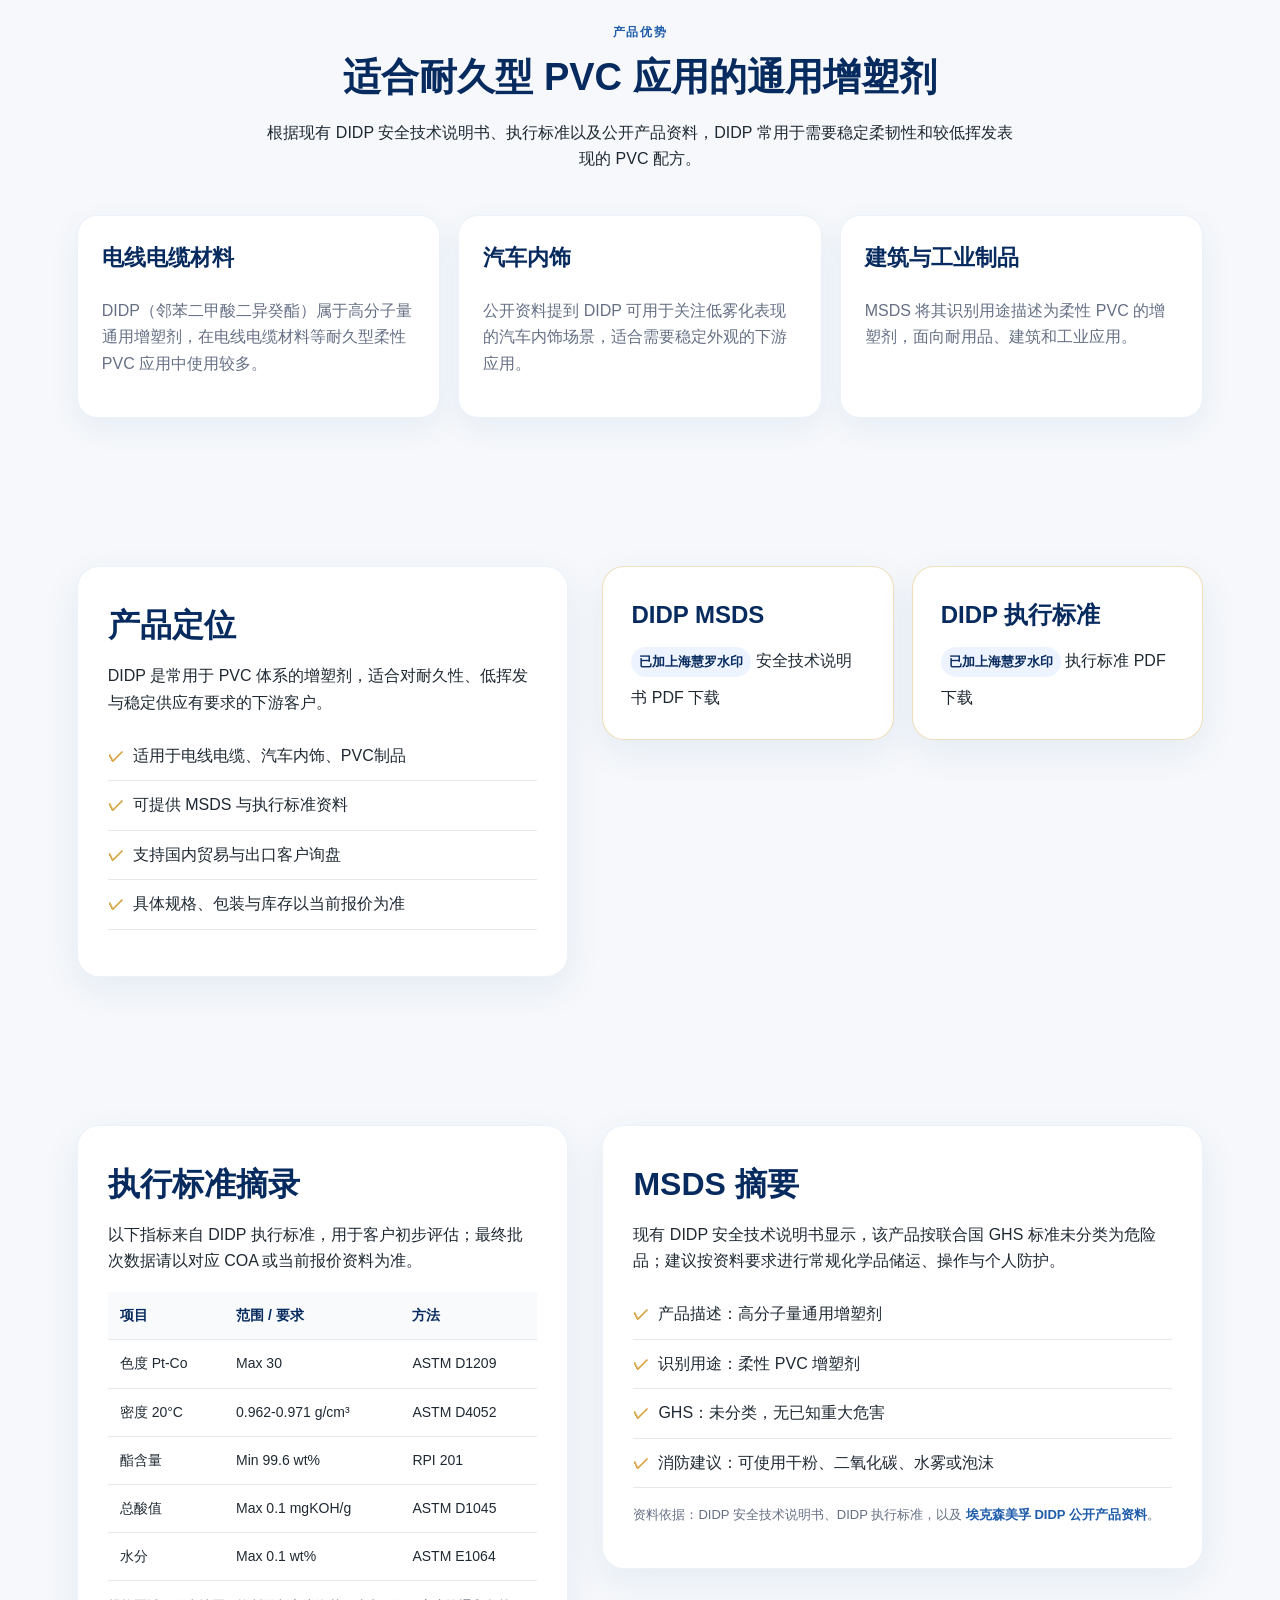
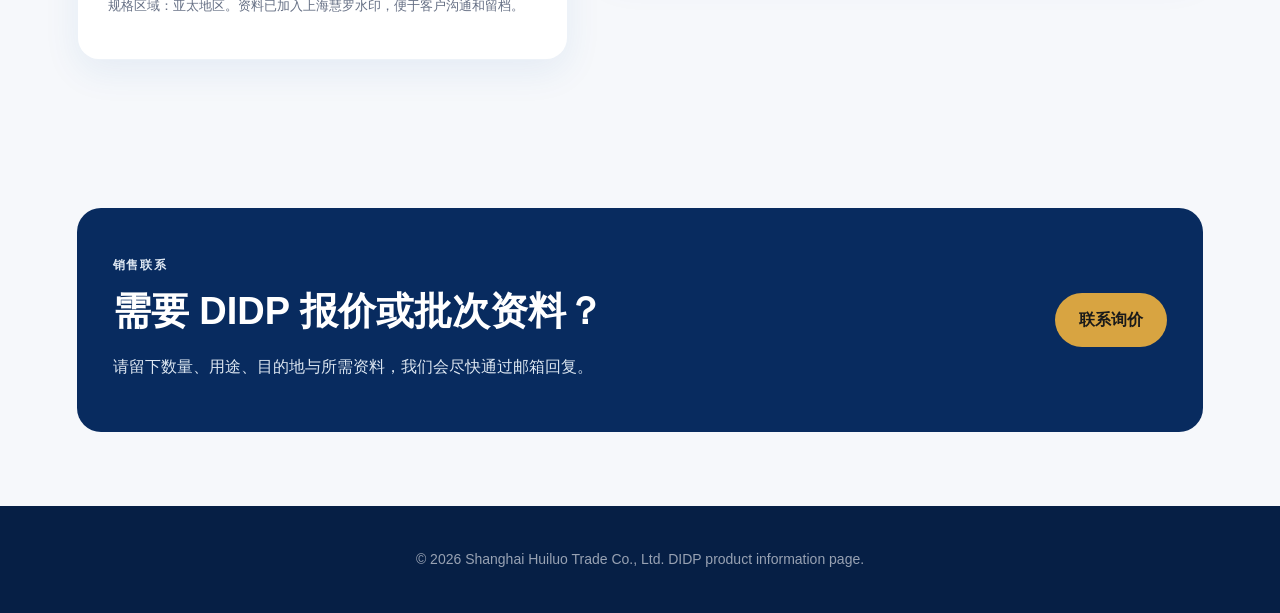
<file: didp.html>
<!DOCTYPE html>
<html lang="zh-CN">
<head>
  <meta charset="UTF-8" />
  <meta name="viewport" content="width=device-width, initial-scale=1.0" />
  <title>DIDP | 上海慧罗贸易有限公司</title>
  <meta name="description" content="上海慧罗 DIDP 产品介绍，适用于电线电缆、汽车内饰、PVC制品等应用，可下载 DIDP MSDS 与执行标准资料。" />
  <link rel="icon" href="assets/huiluo-logo.png" type="image/png" />
  <link rel="stylesheet" href="style.css" />
  <style>
    body{background:#f6f8fb}.didp-page{color:#1f2933}.didp-top{display:flex;align-items:center;justify-content:space-between;gap:22px;padding:18px 6vw;background:white;box-shadow:0 3px 18px rgba(0,0,0,.06)}.didp-brand{display:flex;align-items:center;gap:12px;font-weight:900;color:#082b5f}.didp-brand img{width:48px;height:42px;object-fit:contain}.didp-top-actions{display:flex;align-items:center;gap:14px}.didp-back{color:#082b5f;font-weight:800}.didp-hero{min-height:540px;display:grid;grid-template-columns:1.08fr .92fr;gap:48px;align-items:center;padding:72px 6vw;background:linear-gradient(135deg,#ffffff 0%,#edf4ff 52%,#dfeaff 100%)}.didp-hero h1{font-size:58px;color:#082b5f}.didp-hero h1 span{color:#1f5daa}.didp-hero p{font-size:18px;color:#475467;max-width:720px}.didp-badges{display:flex;gap:12px;flex-wrap:wrap;margin:26px 0}.didp-badges span{padding:9px 12px;border-radius:999px;background:white;border:1px solid rgba(31,93,170,.18);color:#082b5f;font-weight:800;font-size:13px}.didp-actions{display:flex;gap:14px;flex-wrap:wrap}.didp-visual{background:white;border:1px solid rgba(31,93,170,.08);border-radius:24px;padding:34px;box-shadow:0 18px 48px rgba(31,93,170,.12)}.didp-visual strong{display:block;font-size:72px;line-height:1;color:#1f5daa}.didp-visual span{display:block;margin-top:12px;color:#667085;font-weight:800}.didp-visual dl{display:grid;grid-template-columns:1fr 1fr;gap:14px;margin:28px 0 0}.didp-visual dt{font-size:12px;color:#667085;font-weight:800;text-transform:uppercase}.didp-visual dd{margin:2px 0 0;color:#082b5f;font-weight:900}.didp-section{padding:74px 6vw}.didp-grid{display:grid;grid-template-columns:.9fr 1.1fr;gap:34px;align-items:start}.didp-intro{display:grid;grid-template-columns:1.05fr .95fr;gap:36px;align-items:start;background:white}.didp-intro h2{font-size:36px;color:#082b5f}.didp-intro p{color:#475467;font-size:17px;line-height:1.8}.didp-intro-side{display:grid;gap:18px}.didp-sample-card{margin:0;background:#f8fafc;border:1px solid rgba(31,93,170,.08);border-radius:22px;padding:14px;box-shadow:0 14px 38px rgba(31,93,170,.09)}.didp-sample-card img{display:block;width:100%;max-height:520px;object-fit:contain;border-radius:16px;background:white}.didp-sample-card figcaption{padding:12px 4px 2px;color:#082b5f;text-align:center;font-size:14px;font-weight:800}.didp-intro-note{background:#f8fafc;border-left:4px solid #1f5daa;padding:22px;border-radius:10px;color:#344054}.didp-panel{background:white;border:1px solid rgba(31,93,170,.08);border-radius:22px;padding:30px;box-shadow:0 12px 36px rgba(31,93,170,.08)}.didp-panel h2{font-size:32px;color:#082b5f}.didp-list{padding:0;list-style:none}.didp-list li{padding:11px 0;border-bottom:1px solid #e6e8ec}.didp-list li:before{content:'✓';margin-right:9px;color:#d8a441;font-weight:900}.didp-docs{display:grid;grid-template-columns:repeat(2,minmax(0,1fr));gap:18px}.didp-doc{background:white;border:1px solid rgba(216,164,65,.36);border-radius:22px;padding:28px;box-shadow:0 12px 36px rgba(31,93,170,.08)}.didp-doc strong{display:block;font-size:24px;color:#082b5f}.didp-doc small{display:inline-flex;margin:12px 0 8px;padding:4px 8px;border-radius:999px;background:#edf4ff;color:#082b5f;font-weight:800}.didp-feature-grid{display:grid;grid-template-columns:repeat(3,1fr);gap:18px}.didp-feature{background:white;border:1px solid rgba(31,93,170,.08);border-radius:20px;padding:24px;box-shadow:0 10px 30px rgba(31,93,170,.07)}.didp-feature h3{color:#082b5f;font-size:22px}.didp-feature p{color:#667085}.didp-spec-table{width:100%;border-collapse:collapse;margin-top:18px;font-size:14px}.didp-spec-table th,.didp-spec-table td{padding:12px;border-bottom:1px solid #e6e8ec;text-align:left}.didp-spec-table th{color:#082b5f;background:#f8fafc}.didp-note{margin-top:14px;color:#667085;font-size:13px}.didp-source{color:#667085;font-size:13px}.didp-source a{color:#1f5daa;font-weight:800}.didp-quote{background:#082b5f;color:white;border-radius:24px;padding:36px;display:grid;grid-template-columns:1fr auto;gap:24px;align-items:center}.didp-quote h2{color:white}.didp-quote p{color:#dce6f1}@media(max-width:860px){.didp-top,.didp-top-actions{align-items:flex-start}.didp-top{flex-direction:column}.didp-hero,.didp-grid,.didp-intro,.didp-quote{grid-template-columns:1fr}.didp-hero h1{font-size:40px}.didp-docs,.didp-feature-grid{grid-template-columns:1fr}.didp-actions .btn,.didp-quote .btn{width:100%;text-align:center}.didp-visual dl{grid-template-columns:1fr}.didp-sample-card img{max-height:440px}}
  </style>
</head>
<body class="didp-page">
  <header class="didp-top">
    <a class="didp-brand" href="index.html">
      <img src="assets/huiluo-logo.png" alt="上海慧罗 logo" />
      <span data-i18n="brand">上海慧罗贸易有限公司</span>
    </a>
    <div class="didp-top-actions">
      <a class="didp-back" href="index.html#products" data-i18n="back">← 返回主站</a>
      <div class="language-switch" aria-label="Language switcher">
        <button class="lang-btn active" type="button" data-lang="zh">中文</button>
        <button class="lang-btn" type="button" data-lang="en">EN</button>
      </div>
    </div>
  </header>

  <section class="didp-hero">
    <div>
      <p class="eyebrow dark" data-i18n="hero_eyebrow">DIDP 增塑剂</p>
      <h1 data-i18n="hero_title">DIDP <span>高性能增塑剂</span></h1>
      <p data-i18n="hero_text">DIDP 适用于电线电缆、汽车内饰、PVC制品等场景。上海慧罗可提供稳定供应、MSDS、执行标准与询盘支持。</p>
      <div class="didp-badges">
        <span>DIDP</span><span data-i18n="badge_supply">稳定供应</span><span>MSDS</span><span data-i18n="badge_spec">执行标准</span>
      </div>
      <div class="didp-actions">
        <a class="btn primary" href="index.html#contact" data-i18n="hero_quote_btn">联系询价</a>
        <a class="btn secondary" href="#didp-info" style="border-color:#082b5f;color:#082b5f" data-i18n="hero_docs_btn">查看资料与规格</a>
      </div>
    </div>
    <div class="didp-visual">
      <strong>DIDP</strong>
      <span data-i18n="visual_text">增塑剂 · PVC · 电线电缆料</span>
      <dl>
        <div><dt>CAS</dt><dd>68515-49-1</dd></div>
        <div><dt data-i18n="visual_form">形态</dt><dd data-i18n="visual_form_value">液体增塑剂</dd></div>
        <div><dt data-i18n="visual_density">密度</dt><dd>0.962-0.971 g/cm³</dd></div>
        <div><dt data-i18n="visual_region">原产地</dt><dd data-i18n="visual_region_value">荷兰</dd></div>
      </dl>
    </div>
  </section>

  <section class="didp-section didp-intro">
    <div>
      <p class="eyebrow dark" data-i18n="intro_eyebrow">产品介绍</p>
      <h2 data-i18n="intro_title">面向耐久型 PVC 应用的 DIDP 供应</h2>
      <p data-i18n="intro_text_1">DIDP（邻苯二甲酸二异癸酯）是常用于柔性 PVC 体系的通用增塑剂，适合需要稳定柔韧性、耐久性和较低挥发表现的下游应用。相比只看单一价格，客户更关心批次稳定、资料齐全、交付及时和长期供应连续性。</p>
      <p data-i18n="intro_text_2">上海慧罗长期服务华东地区化工原料客户，可围绕 DIDP 提供现货与询盘支持，并配套水印版安全技术说明书、执行标准和批次资料沟通。</p>
    </div>
    <div class="didp-intro-side">
      <figure class="didp-sample-card">
        <img src="assets/products/didp-sample.png" alt="DIDP 样品瓶" />
        <figcaption data-i18n="didp_sample_caption">DIDP 样品 · 荷兰原产地 · 500g</figcaption>
      </figure>
      <div class="didp-intro-note">
        <strong data-i18n="intro_note_title">适合先确认用途，再确认资料</strong>
        <p data-i18n="intro_note_text">如需报价，请提供需求数量、包装形式、用途、目的地，以及是否需要 MSDS、COA、执行标准或其他批次文件。</p>
      </div>
    </div>
  </section>

  <section class="didp-section">
    <div class="section-title">
      <p class="eyebrow dark" data-i18n="features_eyebrow">产品优势</p>
      <h2 data-i18n="features_title">适合耐久型 PVC 应用的通用增塑剂</h2>
      <p data-i18n="features_text">根据现有 DIDP MSDS、执行标准以及公开产品资料，DIDP 常用于需要稳定柔韧性、耐久性和较低挥发表现的 PVC 配方。</p>
    </div>
    <div class="didp-feature-grid">
      <article class="didp-feature">
        <h3 data-i18n="feature_1_title">电线电缆材料</h3>
        <p data-i18n="feature_1_text">DIDP（邻苯二甲酸二异癸酯）属于高分子量通用增塑剂，在电线电缆材料等耐久型柔性 PVC 应用中使用较多。</p>
      </article>
      <article class="didp-feature">
        <h3 data-i18n="feature_2_title">汽车内饰</h3>
        <p data-i18n="feature_2_text">公开资料提到 DIDP 可用于关注低雾化表现的汽车内饰场景，适合需要稳定外观的下游应用。</p>
      </article>
      <article class="didp-feature">
        <h3 data-i18n="feature_3_title">建筑与工业制品</h3>
        <p data-i18n="feature_3_text">MSDS 将其识别用途描述为柔性 PVC 的增塑剂，面向耐用品、建筑和工业应用。</p>
      </article>
    </div>
  </section>

  <section class="didp-section didp-grid" id="didp-info">
    <div class="didp-panel">
      <h2 data-i18n="position_title">产品定位</h2>
      <p data-i18n="position_text">DIDP 是常用于 PVC 体系的增塑剂，适合对耐久性、低挥发与稳定供应有要求的下游客户。</p>
      <ul class="didp-list">
        <li data-i18n="point_1">适用于电线电缆、汽车内饰、PVC制品</li>
        <li data-i18n="point_2">可提供 MSDS 与执行标准资料</li>
        <li data-i18n="point_3">支持国内贸易与出口客户询盘</li>
        <li data-i18n="point_4">具体规格、包装与库存以当前报价为准</li>
      </ul>
    </div>
    <div class="didp-docs">
      <a class="didp-doc" href="DIDP-MSDS-Huiluo.pdf" download>
        <strong>DIDP MSDS</strong>
        <small data-i18n="watermark">已加上海慧罗水印</small>
        <span data-i18n="msds_text">安全技术说明书 PDF 下载</span>
      </a>
      <a class="didp-doc" href="DIDP-sales-spec-Huiluo.pdf" download>
        <strong data-i18n="spec_title">DIDP 执行标准</strong>
        <small data-i18n="watermark">已加上海慧罗水印</small>
        <span data-i18n="spec_text">执行标准 PDF 下载</span>
      </a>
    </div>
  </section>

  <section class="didp-section didp-grid">
    <div class="didp-panel">
      <h2 data-i18n="specs_title">执行标准摘录</h2>
      <p data-i18n="specs_text">以下指标来自 DIDP 执行标准，用于客户初步评估；最终批次数据请以对应 COA 或当前报价资料为准。</p>
      <table class="didp-spec-table">
        <thead><tr><th data-i18n="spec_col_item">项目</th><th data-i18n="spec_col_range">范围 / 要求</th><th data-i18n="spec_col_method">方法</th></tr></thead>
        <tbody>
          <tr><td data-i18n="spec_color">色度 Pt-Co</td><td>Max 30</td><td>ASTM D1209</td></tr>
          <tr><td data-i18n="spec_density">密度 20°C</td><td>0.962-0.971 g/cm³</td><td>ASTM D4052</td></tr>
          <tr><td data-i18n="spec_ester">酯含量</td><td>Min 99.6 wt%</td><td>RPI 201</td></tr>
          <tr><td data-i18n="spec_acid">总酸值</td><td>Max 0.1 mgKOH/g</td><td>ASTM D1045</td></tr>
          <tr><td data-i18n="spec_water">水分</td><td>Max 0.1 wt%</td><td>ASTM E1064</td></tr>
        </tbody>
      </table>
      <p class="didp-note" data-i18n="spec_note">规格区域：亚太地区。资料已加入上海慧罗水印，便于客户沟通和留档。</p>
    </div>
    <div class="didp-panel">
      <h2 data-i18n="safety_title">MSDS 摘要</h2>
      <p data-i18n="safety_text">现有 DIDP MSDS 显示，该产品按 UN GHS 标准未分类为危险品；建议按资料要求进行常规化学品储运、操作与个人防护。</p>
      <ul class="didp-list">
        <li data-i18n="safety_1">产品描述：高分子量通用增塑剂</li>
        <li data-i18n="safety_2">识别用途：柔性 PVC 增塑剂</li>
        <li data-i18n="safety_3">GHS：未分类，无已知重大危害</li>
        <li data-i18n="safety_4">消防建议：可使用干粉、二氧化碳、水雾或泡沫</li>
      </ul>
      <p class="didp-source" data-i18n="source_text">资料依据：DIDP 安全技术说明书、DIDP 执行标准，以及 <a href="https://www.exxonmobilchemical.com/en/products/plasticizers/didp-plasticizers" target="_blank" rel="noopener">埃克森美孚 DIDP 公开产品资料</a>。</p>
    </div>
  </section>

  <section class="didp-section">
    <div class="didp-quote">
      <div>
        <p class="eyebrow" data-i18n="quote_eyebrow">销售联系</p>
        <h2 data-i18n="quote_title">需要 DIDP 报价或批次资料？</h2>
        <p data-i18n="quote_text">请留下数量、用途、目的地与所需资料，我们会尽快通过邮箱回复。</p>
      </div>
      <a class="btn primary" href="index.html#contact" data-i18n="quote_btn">联系询价</a>
    </div>
  </section>

  <footer><p>© 2026 Shanghai Huiluo Trade Co., Ltd. DIDP product information page.</p></footer>

  <script>
    const translations = {
      zh: {
        brand:'上海慧罗贸易有限公司', back:'← 返回主站', hero_eyebrow:'DIDP 增塑剂', hero_title:'DIDP <span>高性能增塑剂</span>', hero_text:'DIDP 适用于电线电缆、汽车内饰、PVC制品等场景。上海慧罗可提供稳定供应、MSDS、执行标准与询盘支持。', badge_supply:'稳定供应', badge_spec:'执行标准', hero_quote_btn:'联系询价', hero_docs_btn:'查看资料与规格', download_msds:'下载 DIDP 安全技术说明书', download_spec:'下载执行标准', visual_text:'增塑剂 · PVC · 电线电缆料', visual_form:'形态', visual_form_value:'液体增塑剂', visual_density:'密度', visual_region:'原产地', visual_region_value:'荷兰', intro_eyebrow:'产品介绍', intro_title:'面向耐久型 PVC 应用的 DIDP 供应', intro_text_1:'DIDP（邻苯二甲酸二异癸酯）是常用于柔性 PVC 体系的通用增塑剂，适合需要稳定柔韧性、耐久性和较低挥发表现的下游应用。相比只看单一价格，客户更关心批次稳定、资料齐全、交付及时和长期供应连续性。', intro_text_2:'上海慧罗长期服务华东地区化工原料客户，可围绕 DIDP 提供现货与询盘支持，并配套水印版安全技术说明书、执行标准和批次资料沟通。', didp_sample_caption:'DIDP 样品 · 荷兰原产地 · 500g', intro_note_title:'适合先确认用途，再确认资料', intro_note_text:'如需报价，请提供需求数量、包装形式、用途、目的地，以及是否需要 MSDS、COA、执行标准或其他批次文件。', position_title:'产品定位', position_text:'DIDP 是常用于 PVC 体系的增塑剂，适合对耐久性、低挥发与稳定供应有要求的下游客户。', point_1:'适用于电线电缆、汽车内饰、PVC制品', point_2:'可提供 MSDS 与执行标准资料', point_3:'支持国内贸易与出口客户询盘', point_4:'具体规格、包装与库存以当前报价为准', watermark:'已加上海慧罗水印', msds_text:'安全技术说明书 PDF 下载', spec_title:'DIDP 执行标准', spec_text:'执行标准 PDF 下载', features_eyebrow:'产品优势', features_title:'适合耐久型 PVC 应用的通用增塑剂', features_text:'根据现有 DIDP 安全技术说明书、执行标准以及公开产品资料，DIDP 常用于需要稳定柔韧性和较低挥发表现的 PVC 配方。', feature_1_title:'电线电缆材料', feature_1_text:'DIDP（邻苯二甲酸二异癸酯）属于高分子量通用增塑剂，在电线电缆材料等耐久型柔性 PVC 应用中使用较多。', feature_2_title:'汽车内饰', feature_2_text:'公开资料提到 DIDP 可用于关注低雾化表现的汽车内饰场景，适合需要稳定外观的下游应用。', feature_3_title:'建筑与工业制品', feature_3_text:'MSDS 将其识别用途描述为柔性 PVC 的增塑剂，面向耐用品、建筑和工业应用。', specs_title:'执行标准摘录', specs_text:'以下指标来自 DIDP 执行标准，用于客户初步评估；最终批次数据请以对应 COA 或当前报价资料为准。', spec_col_item:'项目', spec_col_range:'范围 / 要求', spec_col_method:'方法', spec_color:'色度 Pt-Co', spec_density:'密度 20°C', spec_ester:'酯含量', spec_acid:'总酸值', spec_water:'水分', spec_note:'规格区域：亚太地区。资料已加入上海慧罗水印，便于客户沟通和留档。', safety_title:'MSDS 摘要', safety_text:'现有 DIDP 安全技术说明书显示，该产品按联合国 GHS 标准未分类为危险品；建议按资料要求进行常规化学品储运、操作与个人防护。', safety_1:'产品描述：高分子量通用增塑剂', safety_2:'识别用途：柔性 PVC 增塑剂', safety_3:'GHS：未分类，无已知重大危害', safety_4:'消防建议：可使用干粉、二氧化碳、水雾或泡沫', source_text:'资料依据：DIDP 安全技术说明书、DIDP 执行标准，以及 <a href="https://www.exxonmobilchemical.com/en/products/plasticizers/didp-plasticizers" target="_blank" rel="noopener">埃克森美孚 DIDP 公开产品资料</a>。', quote_eyebrow:'销售联系', quote_title:'需要 DIDP 报价或批次资料？', quote_text:'请留下数量、用途、目的地与所需资料，我们会尽快通过邮箱回复。', quote_btn:'联系询价'
      },
      en: {
        brand:'Shanghai Huiluo Trade Co., Ltd.', back:'← Back to Main Site', hero_eyebrow:'DIDP Plasticizer', hero_title:'DIDP <span>High-Performance Plasticizer</span>', hero_text:'DIDP is used for cable compounds, automotive interiors, PVC products and related applications. Shanghai Huiluo provides stable supply, MSDS, sales specification and inquiry support.', badge_supply:'Stable Supply', badge_spec:'Sales Specification', hero_quote_btn:'Contact Sales', hero_docs_btn:'View Documents & Specs', download_msds:'Download DIDP MSDS', download_spec:'Download Sales Specification', visual_text:'Plasticizer / PVC / Cable Compounds', visual_form:'Form', visual_form_value:'Liquid plasticizer', visual_density:'Density', visual_region:'Origin', visual_region_value:'Netherlands', intro_eyebrow:'Product Overview', intro_title:'DIDP supply for durable PVC applications', intro_text_1:'DIDP (diisodecyl phthalate) is a general-purpose plasticizer used in flexible PVC systems where stable flexibility, durability and lower volatility performance are important. Beyond price, downstream customers usually care about batch stability, complete documents, timely delivery and continuous long-term supply.', intro_text_2:'Shanghai Huiluo serves chemical raw material customers in East China and can support DIDP spot supply and inquiries, with watermarked MSDS, sales specification and batch document communication available when needed.', didp_sample_caption:'DIDP sample / Netherlands origin / 500g', intro_note_title:'Confirm application first, then documents', intro_note_text:'For quotation, please provide quantity, packaging preference, application, destination, and whether MSDS, COA, sales specification or other batch documents are required.', position_title:'Product Positioning', position_text:'DIDP is a plasticizer used in PVC systems for downstream customers who need durability, lower volatility and stable supply.', point_1:'For cable compounds, automotive interiors and PVC products', point_2:'MSDS and sales specification documents available', point_3:'Domestic trade and export inquiry support', point_4:'Final specifications, packaging and inventory are subject to quotation', watermark:'Shanghai Huiluo watermarked', msds_text:'Safety Data Sheet PDF Download', spec_title:'DIDP Sales Specification', spec_text:'Sales Specification PDF Download', features_eyebrow:'Why DIDP', features_title:'General-purpose plasticizer for durable PVC applications', features_text:'Based on the available DIDP MSDS, sales specification and public product information, DIDP is commonly positioned for PVC formulations that need stable flexibility, durability and lower volatility performance.', feature_1_title:'Wire & Cable Compounds', feature_1_text:'DIDP (diisodecyl phthalate) is a high-molecular-weight general-purpose plasticizer used in durable flexible PVC applications such as wire and cable compounds.', feature_2_title:'Automotive Interior', feature_2_text:'Public product information references DIDP for applications requiring low fogging performance, including automotive interior materials.', feature_3_title:'Construction & Industrial Goods', feature_3_text:'The MSDS identifies DIDP as a plasticizer for flexible PVC used in durable goods, construction and industrial applications.', specs_title:'Sales Specification Highlights', specs_text:'The following values are taken from the DIDP Sales Specification for preliminary review. Final batch data should follow the relevant COA or current quotation documents.', spec_col_item:'Item', spec_col_range:'Range / Requirement', spec_col_method:'Method', spec_color:'Color, Pt-Co', spec_density:'Density, 20°C', spec_ester:'Ester Content', spec_acid:'Total Acid Number', spec_water:'Water Content', spec_note:'Specification region: Asia Pacific. Documents include a Shanghai Huiluo watermark for customer communication and record keeping.', safety_title:'MSDS Summary', safety_text:'The available DIDP MSDS states that the product is not classified as hazardous under UN GHS criteria. Standard chemical handling, storage and PPE practices should follow the document.', safety_1:'Product description: high molecular weight general purpose plasticizer', safety_2:'Identified use: plasticizer for flexible PVC', safety_3:'GHS: not classified, no known significant hazards', safety_4:'Fire-fighting media: dry chemical, CO2, water spray or foam', source_text:'Sources: DIDP MSDS, DIDP Sales Specification, and <a href="https://www.exxonmobilchemical.com/en/products/plasticizers/didp-plasticizers" target="_blank" rel="noopener">ExxonMobil DIDP product information</a>.', quote_eyebrow:'Contact Sales', quote_title:'Need DIDP quotation or batch documents?', quote_text:'Please leave quantity, application, destination and required documents. We will reply by email as soon as possible.', quote_btn:'Contact Sales'
      }
    };

    function setLanguage(lang) {
      const dict = translations[lang] || translations.zh;
      document.documentElement.lang = lang === 'zh' ? 'zh-CN' : 'en';
      document.querySelectorAll('[data-i18n]').forEach(el => {
        const key = el.getAttribute('data-i18n');
        if (dict[key]) el.innerHTML = dict[key];
      });
      document.querySelectorAll('.lang-btn').forEach(btn => btn.classList.toggle('active', btn.dataset.lang === lang));
      localStorage.setItem('shhl_language', lang);
    }
    document.querySelectorAll('.lang-btn').forEach(btn => btn.addEventListener('click', () => setLanguage(btn.dataset.lang)));
    setLanguage(localStorage.getItem('shhl_language') || 'zh');
  </script>
</body>
</html>
</file>
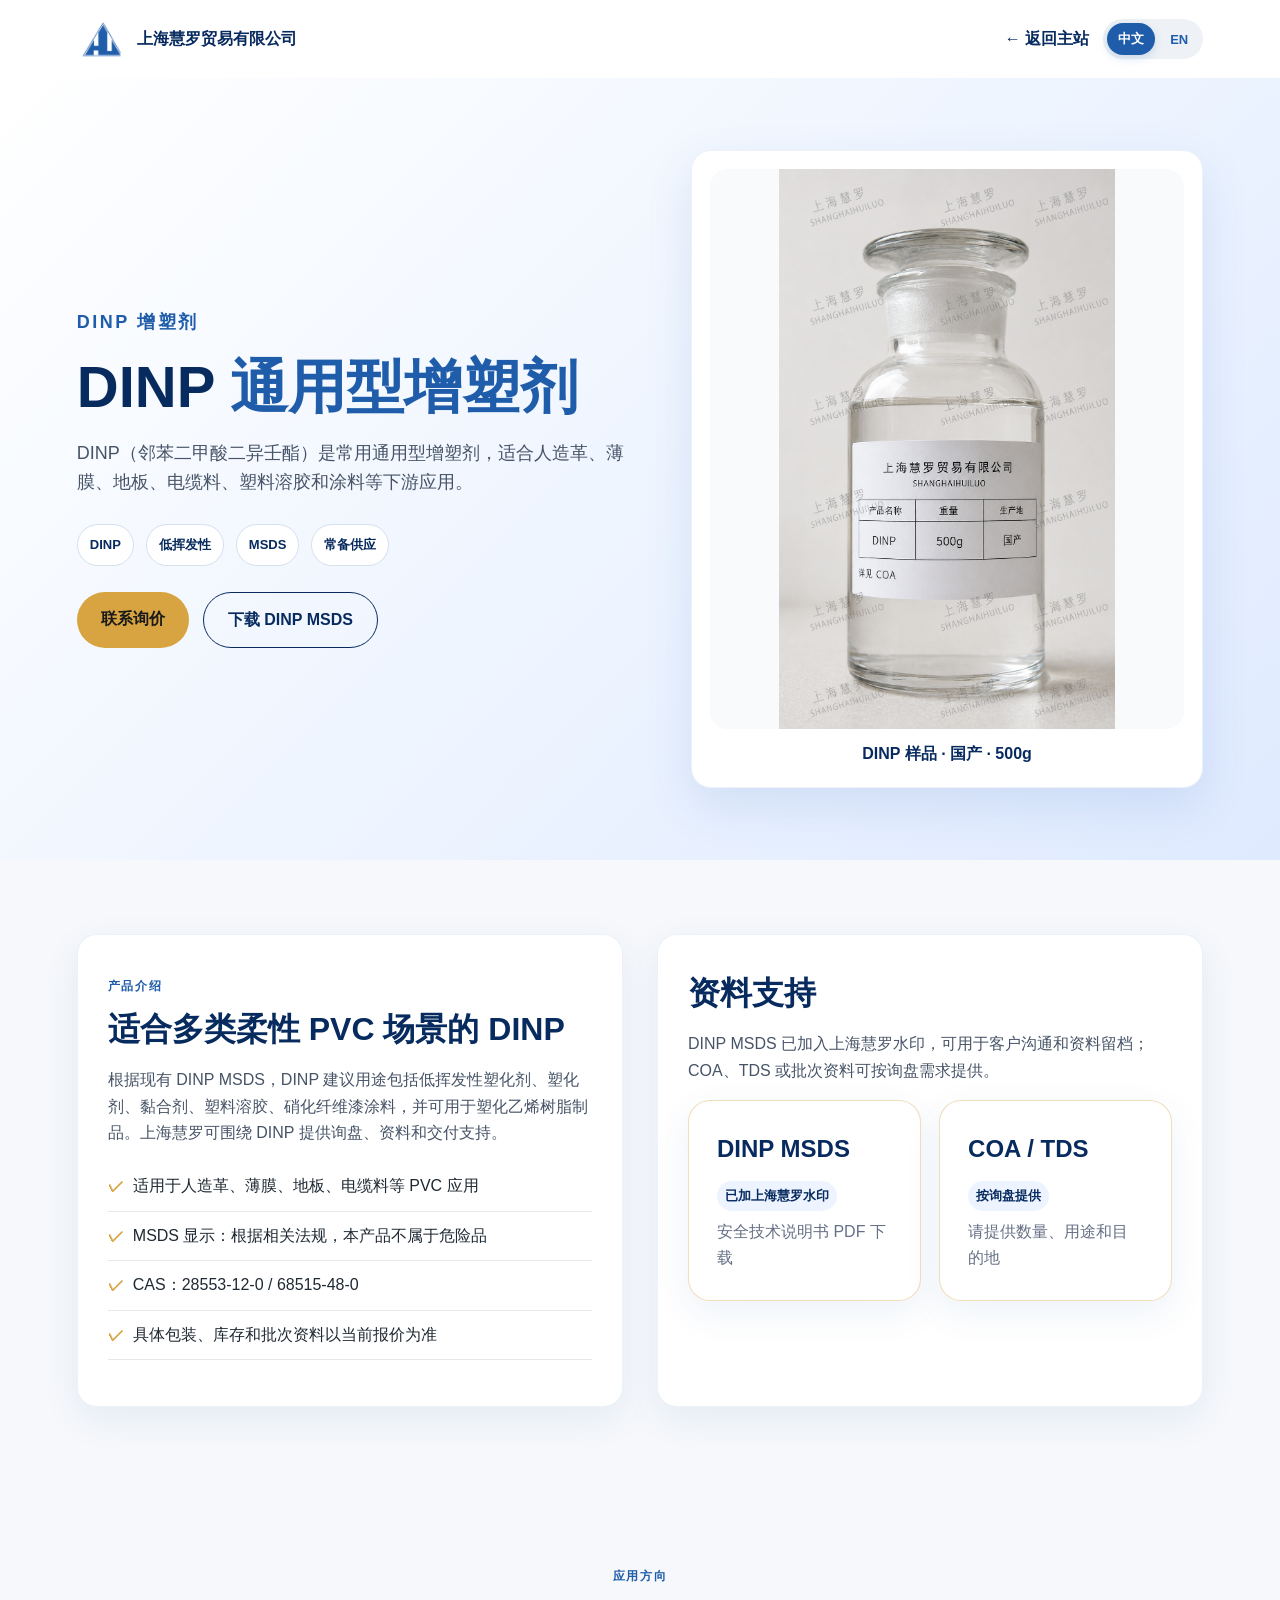
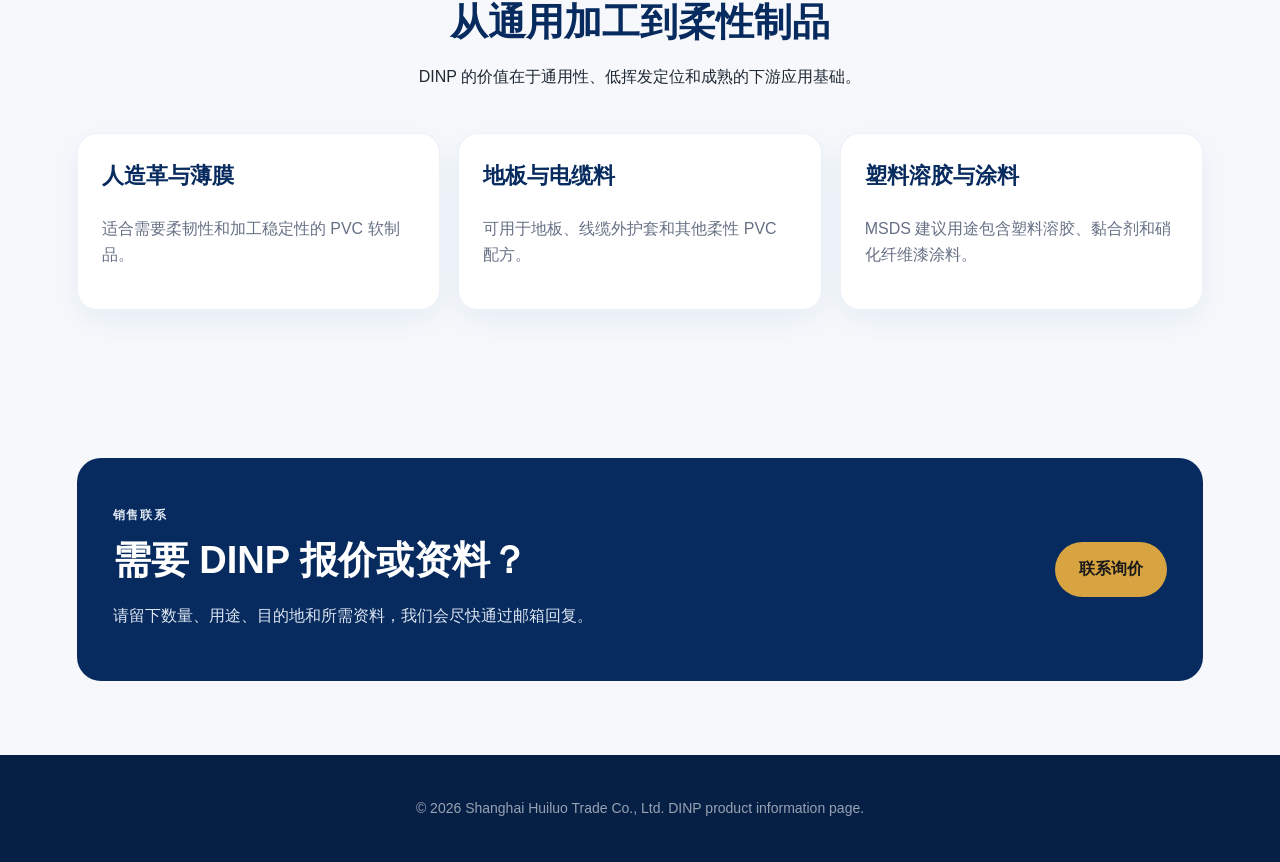
<file: dinp.html>
<!DOCTYPE html>
<html lang="zh-CN">
<head>
  <meta charset="UTF-8" />
  <meta name="viewport" content="width=device-width, initial-scale=1.0" />
  <title>DINP | 上海慧罗贸易有限公司</title>
  <meta name="description" content="上海慧罗 DINP 产品介绍，适用于人造革、薄膜、地板、电缆料等 PVC 应用，可下载 DINP MSDS 资料。" />
  <link rel="icon" href="assets/huiluo-logo.png" type="image/png" />
  <link rel="stylesheet" href="style.css" />
</head>
<body class="chem-page">
  <header class="chem-top">
    <a class="chem-brand" href="index.html"><img src="assets/huiluo-logo.png" alt="上海慧罗 logo" /><span data-i18n="brand">上海慧罗贸易有限公司</span></a>
    <div class="chem-top-actions">
      <a class="chem-back" href="index.html#products" data-i18n="back">← 返回主站</a>
      <div class="language-switch" aria-label="Language switcher"><button class="lang-btn active" type="button" data-lang="zh">中文</button><button class="lang-btn" type="button" data-lang="en">EN</button></div>
    </div>
  </header>

  <section class="chem-hero">
    <div>
      <p class="eyebrow dark" data-i18n="hero_eyebrow">DINP 增塑剂</p>
      <h1 data-i18n="hero_title">DINP <span>通用型增塑剂</span></h1>
      <p data-i18n="hero_text">DINP（邻苯二甲酸二异壬酯）是常用通用型增塑剂，适合人造革、薄膜、地板、电缆料、塑料溶胶和涂料等下游应用。</p>
      <div class="chem-badges"><span>DINP</span><span data-i18n="badge_1">低挥发性</span><span>MSDS</span><span data-i18n="badge_2">常备供应</span></div>
      <div class="chem-actions"><a class="btn primary" href="index.html#contact" data-i18n="quote_btn">联系询价</a><a class="btn secondary" href="DINP-MSDS-2023-Huiluo.pdf" download style="border-color:#082b5f;color:#082b5f" data-i18n="download_btn">下载 DINP MSDS</a></div>
    </div>
    <figure class="chem-visual"><img src="assets/products/dinp-sample.png" alt="DINP 样品瓶" /><figcaption data-i18n="sample_caption">DINP 样品 · 国产 · 500g</figcaption></figure>
  </section>

  <section class="chem-section chem-intro">
    <div class="chem-panel">
      <p class="eyebrow dark" data-i18n="intro_eyebrow">产品介绍</p>
      <h2 data-i18n="intro_title">适合多类柔性 PVC 场景的 DINP</h2>
      <p data-i18n="intro_text">根据现有 DINP MSDS，DINP 建议用途包括低挥发性塑化剂、塑化剂、黏合剂、塑料溶胶、硝化纤维漆涂料，并可用于塑化乙烯树脂制品。上海慧罗可围绕 DINP 提供询盘、资料和交付支持。</p>
      <ul class="chem-list">
        <li data-i18n="point_1">适用于人造革、薄膜、地板、电缆料等 PVC 应用</li>
        <li data-i18n="point_2">MSDS 显示：根据相关法规，本产品不属于危险品</li>
        <li data-i18n="point_3">CAS：28553-12-0 / 68515-48-0</li>
        <li data-i18n="point_4">具体包装、库存和批次资料以当前报价为准</li>
      </ul>
    </div>
    <div class="chem-panel">
      <h2 data-i18n="docs_title">资料支持</h2>
      <p data-i18n="docs_text">DINP MSDS 已加入上海慧罗水印，可用于客户沟通和资料留档；COA、TDS 或批次资料可按询盘需求提供。</p>
      <div class="chem-docs">
        <a class="chem-doc" href="DINP-MSDS-2023-Huiluo.pdf" download><strong>DINP MSDS</strong><small data-i18n="watermark">已加上海慧罗水印</small><span data-i18n="msds_text">安全技术说明书 PDF 下载</span></a>
        <a class="chem-doc" href="index.html#contact"><strong data-i18n="batch_title">COA / TDS</strong><small data-i18n="by_inquiry">按询盘提供</small><span data-i18n="batch_text">请提供数量、用途和目的地</span></a>
      </div>
    </div>
  </section>

  <section class="chem-section">
    <div class="section-title"><p class="eyebrow dark" data-i18n="features_eyebrow">应用方向</p><h2 data-i18n="features_title">从通用加工到柔性制品</h2><p data-i18n="features_text">DINP 的价值在于通用性、低挥发定位和成熟的下游应用基础。</p></div>
    <div class="chem-feature-grid">
      <article class="chem-feature"><h3 data-i18n="feature_1_title">人造革与薄膜</h3><p data-i18n="feature_1_text">适合需要柔韧性和加工稳定性的 PVC 软制品。</p></article>
      <article class="chem-feature"><h3 data-i18n="feature_2_title">地板与电缆料</h3><p data-i18n="feature_2_text">可用于地板、线缆外护套和其他柔性 PVC 配方。</p></article>
      <article class="chem-feature"><h3 data-i18n="feature_3_title">塑料溶胶与涂料</h3><p data-i18n="feature_3_text">MSDS 建议用途包含塑料溶胶、黏合剂和硝化纤维漆涂料。</p></article>
    </div>
  </section>

  <section class="chem-section"><div class="chem-quote"><div><p class="eyebrow" data-i18n="quote_eyebrow">销售联系</p><h2 data-i18n="quote_title">需要 DINP 报价或资料？</h2><p data-i18n="quote_text">请留下数量、用途、目的地和所需资料，我们会尽快通过邮箱回复。</p></div><a class="btn primary" href="index.html#contact" data-i18n="quote_btn">联系询价</a></div></section>

  <footer><p>© 2026 Shanghai Huiluo Trade Co., Ltd. DINP product information page.</p></footer>
  <script>
    const translations={zh:{brand:'上海慧罗贸易有限公司',back:'← 返回主站',hero_eyebrow:'DINP 增塑剂',hero_title:'DINP <span>通用型增塑剂</span>',hero_text:'DINP（邻苯二甲酸二异壬酯）是常用通用型增塑剂，适合人造革、薄膜、地板、电缆料、塑料溶胶和涂料等下游应用。',badge_1:'低挥发性',badge_2:'常备供应',quote_btn:'联系询价',download_btn:'下载 DINP MSDS',sample_caption:'DINP 样品 · 国产 · 500g',intro_eyebrow:'产品介绍',intro_title:'适合多类柔性 PVC 场景的 DINP',intro_text:'根据现有 DINP MSDS，DINP 建议用途包括低挥发性塑化剂、塑化剂、黏合剂、塑料溶胶、硝化纤维漆涂料，并可用于塑化乙烯树脂制品。上海慧罗可围绕 DINP 提供询盘、资料和交付支持。',point_1:'适用于人造革、薄膜、地板、电缆料等 PVC 应用',point_2:'MSDS 显示：根据相关法规，本产品不属于危险品',point_3:'CAS：28553-12-0 / 68515-48-0',point_4:'具体包装、库存和批次资料以当前报价为准',docs_title:'资料支持',docs_text:'DINP MSDS 已加入上海慧罗水印，可用于客户沟通和资料留档；COA、TDS 或批次资料可按询盘需求提供。',watermark:'已加上海慧罗水印',msds_text:'安全技术说明书 PDF 下载',batch_title:'COA / TDS',by_inquiry:'按询盘提供',batch_text:'请提供数量、用途和目的地',features_eyebrow:'应用方向',features_title:'从通用加工到柔性制品',features_text:'DINP 的价值在于通用性、低挥发定位和成熟的下游应用基础。',feature_1_title:'人造革与薄膜',feature_1_text:'适合需要柔韧性和加工稳定性的 PVC 软制品。',feature_2_title:'地板与电缆料',feature_2_text:'可用于地板、线缆外护套和其他柔性 PVC 配方。',feature_3_title:'塑料溶胶与涂料',feature_3_text:'MSDS 建议用途包含塑料溶胶、黏合剂和硝化纤维漆涂料。',quote_eyebrow:'销售联系',quote_title:'需要 DINP 报价或资料？',quote_text:'请留下数量、用途、目的地和所需资料，我们会尽快通过邮箱回复。'},en:{brand:'Shanghai Huiluo Trade Co., Ltd.',back:'← Back to Main Site',hero_eyebrow:'DINP Plasticizer',hero_title:'DINP <span>General-Purpose Plasticizer</span>',hero_text:'DINP (di-isononyl phthalate) is a widely used general-purpose plasticizer for synthetic leather, films, flooring, cable compounds, plastisols and coating applications.',badge_1:'Low Volatility',badge_2:'Regular Supply',quote_btn:'Contact Sales',download_btn:'Download DINP MSDS',sample_caption:'DINP sample / China origin / 500g',intro_eyebrow:'Product Overview',intro_title:'DINP for a wide range of flexible PVC applications',intro_text:'According to the available DINP MSDS, DINP is recommended for use as a low-volatility plasticizer, plasticizer, adhesive, plastisol and nitrocellulose lacquer coating component, and for plasticized vinyl resin products. Shanghai Huiluo supports DINP inquiries, documents and delivery coordination.',point_1:'For synthetic leather, films, flooring, cable compounds and other PVC applications',point_2:'MSDS states: according to relevant regulations, this product is not classified as dangerous goods',point_3:'CAS: 28553-12-0 / 68515-48-0',point_4:'Final packaging, inventory and batch documents are subject to quotation',docs_title:'Document Support',docs_text:'The DINP MSDS includes a Shanghai Huiluo watermark for customer communication and record keeping. COA, TDS or batch documents can be provided upon inquiry.',watermark:'Shanghai Huiluo watermarked',msds_text:'Safety Data Sheet PDF Download',batch_title:'COA / TDS',by_inquiry:'Available upon inquiry',batch_text:'Please provide quantity, application and destination',features_eyebrow:'Applications',features_title:'From general processing to flexible products',features_text:'DINP is valued for its versatility, low-volatility positioning and mature downstream application base.',feature_1_title:'Synthetic Leather & Films',feature_1_text:'Suitable for flexible PVC products requiring flexibility and processing stability.',feature_2_title:'Flooring & Cable Compounds',feature_2_text:'Can be used in flooring, cable sheathing and other flexible PVC formulations.',feature_3_title:'Plastisols & Coatings',feature_3_text:'The MSDS recommended uses include plastisols, adhesives and nitrocellulose lacquer coatings.',quote_eyebrow:'Contact Sales',quote_title:'Need DINP quotation or documents?',quote_text:'Please leave quantity, application, destination and required documents. We will reply by email as soon as possible.'}};
    function setLanguage(lang){const dict=translations[lang]||translations.zh;document.documentElement.lang=lang==='zh'?'zh-CN':'en';document.querySelectorAll('[data-i18n]').forEach(el=>{const key=el.getAttribute('data-i18n');if(dict[key])el.innerHTML=dict[key]});document.querySelectorAll('.lang-btn').forEach(btn=>btn.classList.toggle('active',btn.dataset.lang===lang));localStorage.setItem('shhl_language',lang)}document.querySelectorAll('.lang-btn').forEach(btn=>btn.addEventListener('click',()=>setLanguage(btn.dataset.lang)));setLanguage(localStorage.getItem('shhl_language')||'zh');
  </script>
</body>
</html>
</file>
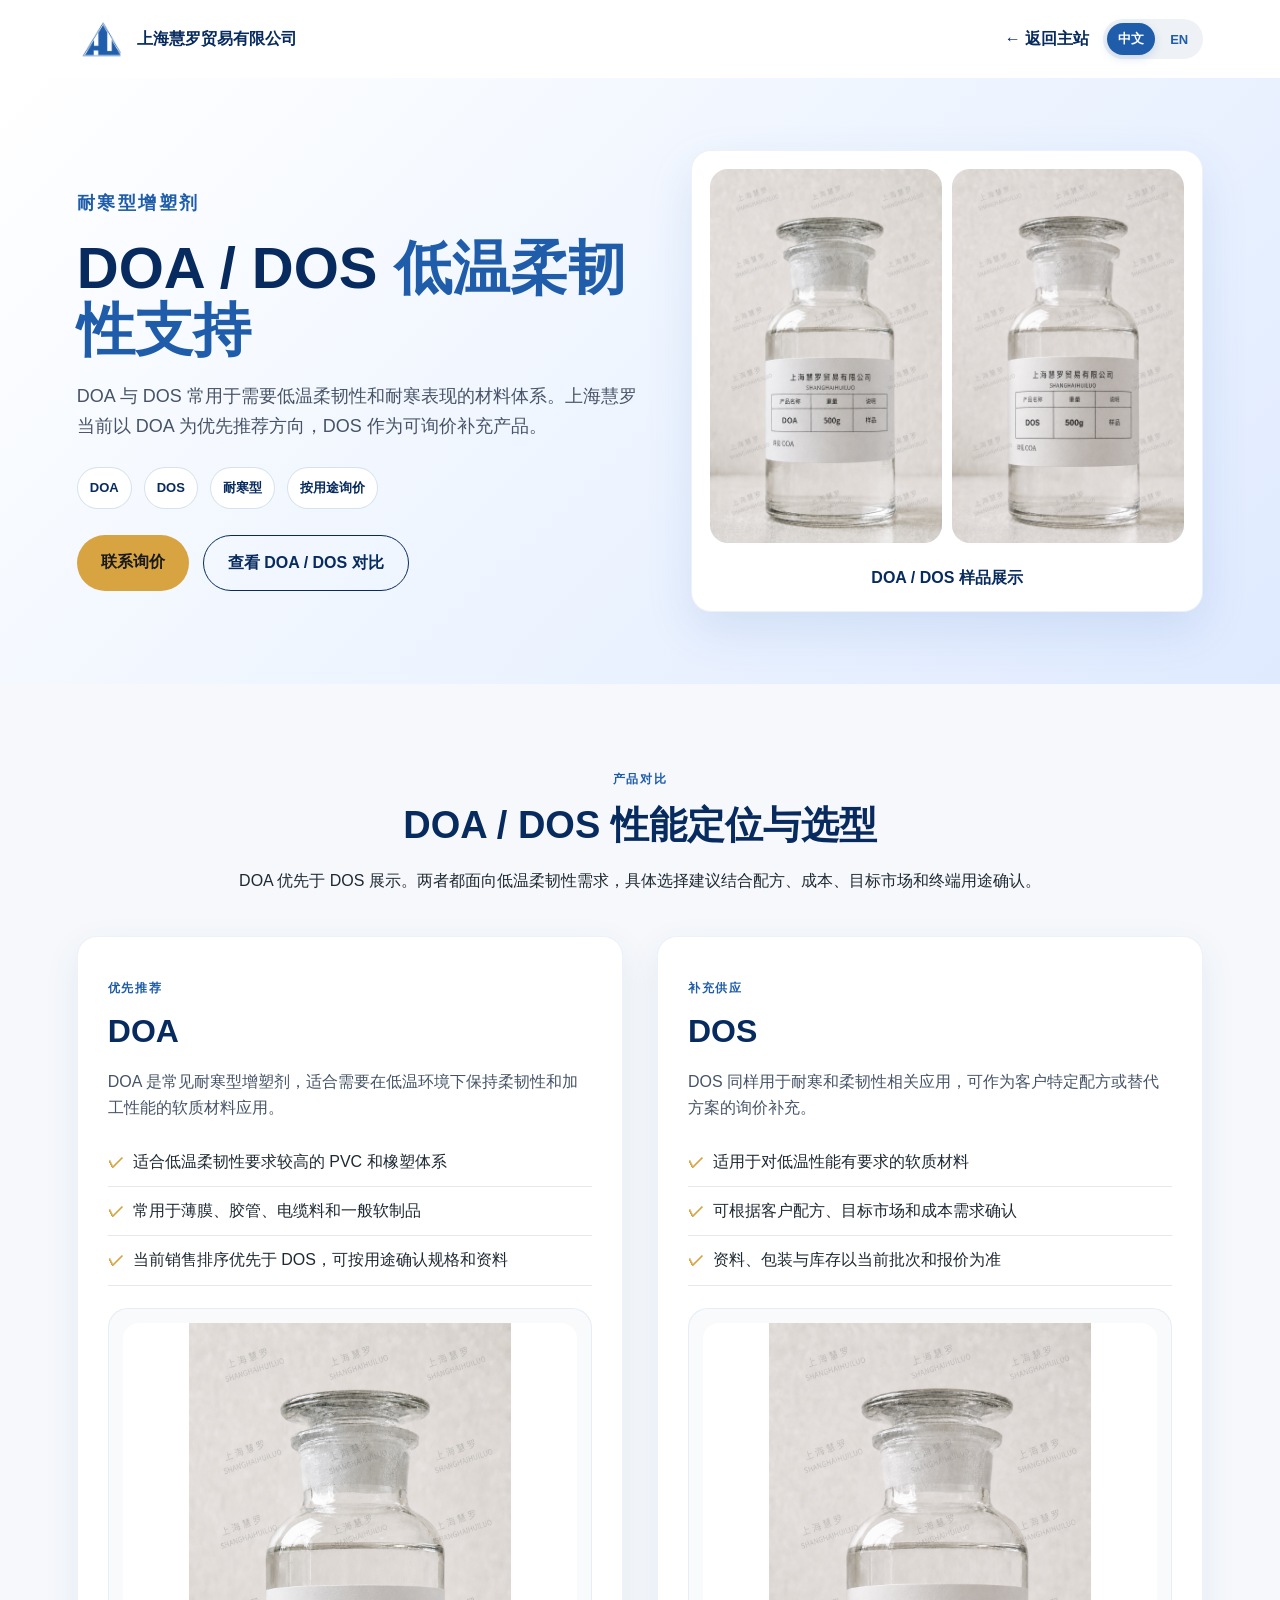
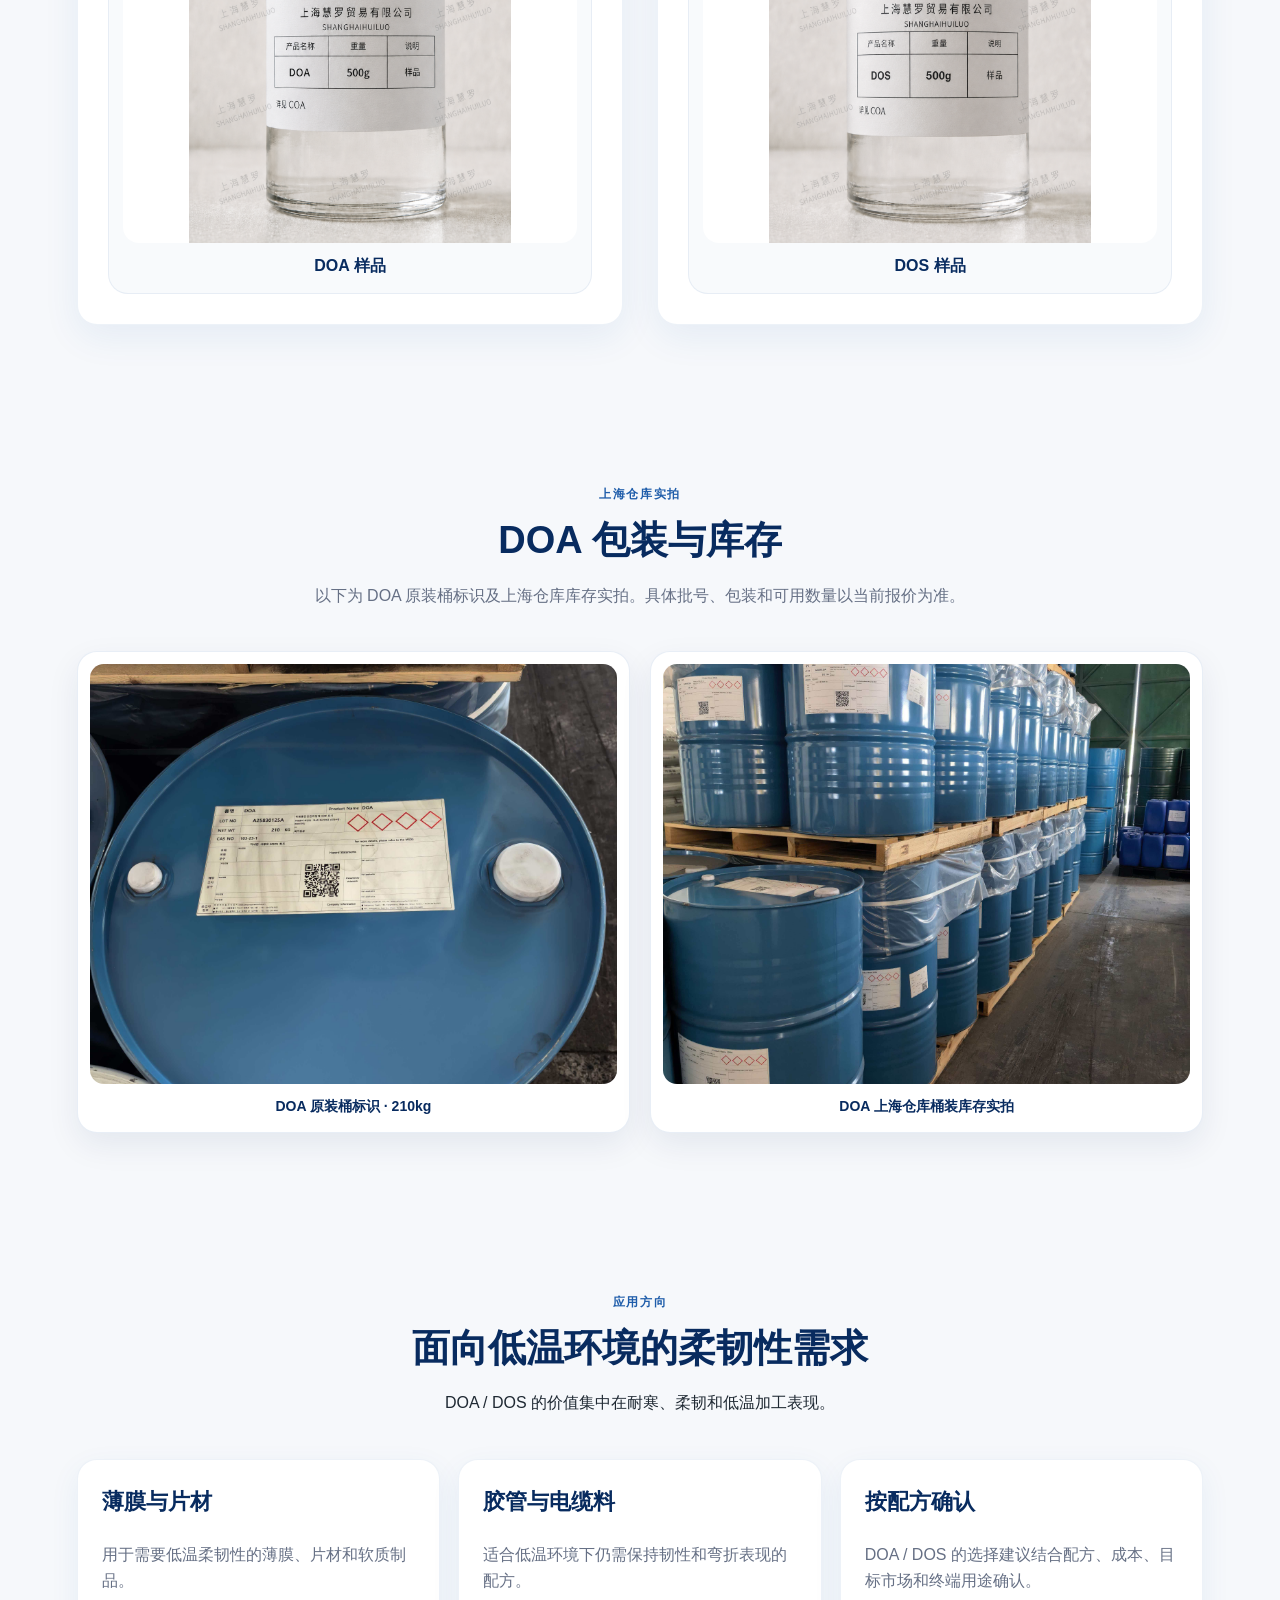
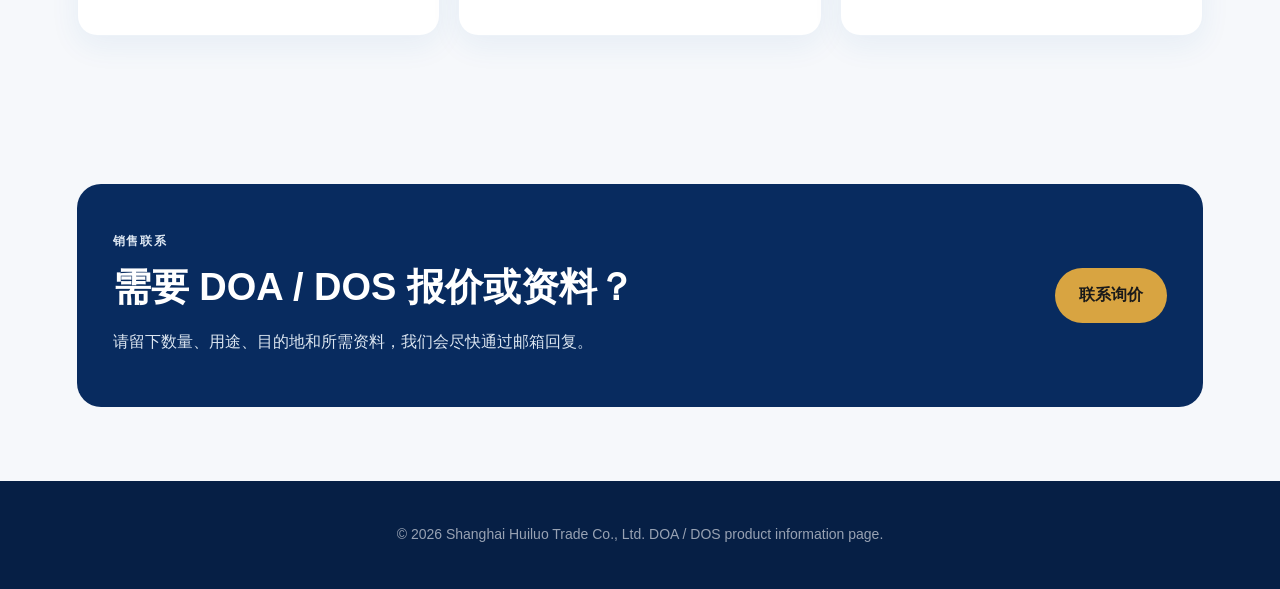
<file: doa-dos.html>
<!DOCTYPE html>
<html lang="zh-CN">
<head>
  <meta charset="UTF-8" />
  <meta name="viewport" content="width=device-width, initial-scale=1.0" />
  <title>DOA / DOS | 上海慧罗贸易有限公司</title>
  <meta name="description" content="上海慧罗 DOA / DOS 耐寒型增塑剂产品介绍，左侧 DOA、右侧 DOS，适用于低温柔韧性要求较高的 PVC、橡塑和软制品应用。" />
  <link rel="icon" href="assets/huiluo-logo.png" type="image/png" />
  <link rel="stylesheet" href="style.css" />
</head>
<body class="chem-page">
  <header class="chem-top">
    <a class="chem-brand" href="index.html"><img src="assets/huiluo-logo.png" alt="上海慧罗 logo" /><span data-i18n="brand">上海慧罗贸易有限公司</span></a>
    <div class="chem-top-actions">
      <a class="chem-back" href="index.html#products" data-i18n="back">← 返回主站</a>
      <div class="language-switch" aria-label="Language switcher"><button class="lang-btn active" type="button" data-lang="zh">中文</button><button class="lang-btn" type="button" data-lang="en">EN</button></div>
    </div>
  </header>

  <section class="chem-hero">
    <div>
      <p class="eyebrow dark" data-i18n="hero_eyebrow">耐寒型增塑剂</p>
      <h1 data-i18n="hero_title">DOA / DOS <span>低温柔韧性支持</span></h1>
      <p data-i18n="hero_text">DOA 与 DOS 常用于需要低温柔韧性和耐寒表现的材料体系。上海慧罗当前以 DOA 为优先推荐方向，DOS 作为可询价补充产品。</p>
      <div class="chem-badges"><span>DOA</span><span>DOS</span><span data-i18n="badge_1">耐寒型</span><span data-i18n="badge_2">按用途询价</span></div>
      <div class="chem-actions"><a class="btn primary" href="index.html#contact" data-i18n="quote_btn">联系询价</a><a class="btn secondary" href="#compare" style="border-color:#082b5f;color:#082b5f" data-i18n="compare_btn">查看 DOA / DOS 对比</a></div>
    </div>
    <figure class="chem-visual product-media-pair">
      <img src="assets/products/doa-sample.png?v=20260618" alt="DOA 样品瓶" />
      <img src="assets/products/dos-sample.png?v=20260618" alt="DOS 样品瓶" />
      <figcaption data-i18n="visual_caption">DOA / DOS 样品展示</figcaption>
    </figure>
  </section>

  <section class="chem-section" id="compare">
    <div class="section-title">
      <p class="eyebrow dark" data-i18n="compare_eyebrow">产品对比</p>
      <h2 data-i18n="compare_title">DOA / DOS 性能定位与选型</h2>
      <p data-i18n="compare_text">页面按当前销售优先级展示：DOA 优先于 DOS。两者都面向低温柔韧性需求，具体选择建议结合配方、成本、目标市场和终端用途确认。</p>
    </div>
    <div class="chem-intro">
      <article class="chem-panel">
        <p class="eyebrow dark" data-i18n="doa_eyebrow">优先推荐</p>
        <h2>DOA</h2>
        <p data-i18n="doa_text">DOA 是常见耐寒型增塑剂，适合需要在低温环境下保持柔韧性和加工性能的软质材料应用。</p>
        <ul class="chem-list">
          <li data-i18n="doa_point_1">适合低温柔韧性要求较高的 PVC 和橡塑体系</li>
          <li data-i18n="doa_point_2">常用于薄膜、胶管、电缆料和一般软制品</li>
          <li data-i18n="doa_point_3">当前销售排序优先于 DOS，可按用途确认规格和资料</li>
        </ul>
        <figure class="chem-photo"><img src="assets/products/doa-sample.png?v=20260618" alt="DOA 样品瓶" /><figcaption data-i18n="doa_caption">DOA 样品</figcaption></figure>
      </article>
      <article class="chem-panel">
        <p class="eyebrow dark" data-i18n="dos_eyebrow">补充供应</p>
        <h2>DOS</h2>
        <p data-i18n="dos_text">DOS 同样用于耐寒和柔韧性相关应用，可作为客户特定配方或替代方案的询价补充。</p>
        <ul class="chem-list">
          <li data-i18n="dos_point_1">适用于对低温性能有要求的软质材料</li>
          <li data-i18n="dos_point_2">可根据客户配方、目标市场和成本需求确认</li>
          <li data-i18n="dos_point_3">资料、包装与库存以当前批次和报价为准</li>
        </ul>
        <figure class="chem-photo"><img src="assets/products/dos-sample.png?v=20260618" alt="DOS 样品瓶" /><figcaption data-i18n="dos_caption">DOS 样品</figcaption></figure>
      </article>
    </div>
  </section>

  <section class="chem-section">
    <div class="section-title warehouse-section-title">
      <p class="eyebrow dark" data-i18n="warehouse_eyebrow">上海仓库实拍</p>
      <h2 data-i18n="warehouse_title">DOA 包装与库存</h2>
      <p data-i18n="warehouse_text">以下为 DOA 原装桶标识及上海仓库库存实拍。具体批号、包装和可用数量以当前报价为准。</p>
    </div>
    <div class="warehouse-gallery">
      <figure><img src="assets/warehouse/doa-label.jpg" alt="DOA 原装桶标识" /><figcaption data-i18n="doa_label_caption">DOA 原装桶标识 · 210kg</figcaption></figure>
      <figure><img src="assets/warehouse/doa-stock.jpg" alt="DOA 上海仓库桶装库存" /><figcaption data-i18n="doa_stock_caption">DOA 上海仓库桶装库存实拍</figcaption></figure>
    </div>
  </section>

  <section class="chem-section">
    <div class="section-title"><p class="eyebrow dark" data-i18n="features_eyebrow">应用方向</p><h2 data-i18n="features_title">面向低温环境的柔韧性需求</h2><p data-i18n="features_text">DOA / DOS 的价值集中在耐寒、柔韧和低温加工表现。</p></div>
    <div class="chem-feature-grid">
      <article class="chem-feature"><h3 data-i18n="feature_1_title">薄膜与片材</h3><p data-i18n="feature_1_text">用于需要低温柔韧性的薄膜、片材和软质制品。</p></article>
      <article class="chem-feature"><h3 data-i18n="feature_2_title">胶管与电缆料</h3><p data-i18n="feature_2_text">适合低温环境下仍需保持韧性和弯折表现的配方。</p></article>
      <article class="chem-feature"><h3 data-i18n="feature_3_title">按配方确认</h3><p data-i18n="feature_3_text">DOA / DOS 的选择建议结合配方、成本、目标市场和终端用途确认。</p></article>
    </div>
  </section>

  <section class="chem-section"><div class="chem-quote"><div><p class="eyebrow" data-i18n="quote_eyebrow">销售联系</p><h2 data-i18n="quote_title">需要 DOA / DOS 报价或资料？</h2><p data-i18n="quote_text">请留下数量、用途、目的地和所需资料，我们会尽快通过邮箱回复。</p></div><a class="btn primary" href="index.html#contact" data-i18n="quote_btn">联系询价</a></div></section>

  <footer><p>© 2026 Shanghai Huiluo Trade Co., Ltd. DOA / DOS product information page.</p></footer>
  <script>
    const translations = {
      zh: {
        brand:'上海慧罗贸易有限公司', back:'← 返回主站',
        hero_eyebrow:'耐寒型增塑剂', hero_title:'DOA / DOS <span>低温柔韧性支持</span>', hero_text:'DOA 与 DOS 常用于需要低温柔韧性和耐寒表现的材料体系。上海慧罗当前以 DOA 为优先推荐方向，DOS 作为可询价补充产品。',
        badge_1:'耐寒型', badge_2:'按用途询价', quote_btn:'联系询价', compare_btn:'查看 DOA / DOS 对比', visual_caption:'DOA / DOS 样品展示',
        compare_eyebrow:'产品对比', compare_title:'DOA / DOS 性能定位与选型', compare_text:'DOA 优先于 DOS 展示。两者都面向低温柔韧性需求，具体选择建议结合配方、成本、目标市场和终端用途确认。',
        doa_eyebrow:'优先推荐', doa_text:'DOA 是常见耐寒型增塑剂，适合需要在低温环境下保持柔韧性和加工性能的软质材料应用。', doa_point_1:'适合低温柔韧性要求较高的 PVC 和橡塑体系', doa_point_2:'常用于薄膜、胶管、电缆料和一般软制品', doa_point_3:'当前销售排序优先于 DOS，可按用途确认规格和资料', doa_caption:'DOA 样品',
        dos_eyebrow:'补充供应', dos_text:'DOS 同样用于耐寒和柔韧性相关应用，可作为客户特定配方或替代方案的询价补充。', dos_point_1:'适用于对低温性能有要求的软质材料', dos_point_2:'可根据客户配方、目标市场和成本需求确认', dos_point_3:'资料、包装与库存以当前批次和报价为准', dos_caption:'DOS 样品',
        features_eyebrow:'应用方向', features_title:'面向低温环境的柔韧性需求', features_text:'DOA / DOS 的价值集中在耐寒、柔韧和低温加工表现。', feature_1_title:'薄膜与片材', feature_1_text:'用于需要低温柔韧性的薄膜、片材和软质制品。', feature_2_title:'胶管与电缆料', feature_2_text:'适合低温环境下仍需保持韧性和弯折表现的配方。', feature_3_title:'按配方确认', feature_3_text:'DOA / DOS 的选择建议结合配方、成本、目标市场和终端用途确认。',
        warehouse_eyebrow:'上海仓库实拍', warehouse_title:'DOA 包装与库存', warehouse_text:'以下为 DOA 原装桶标识及上海仓库库存实拍。具体批号、包装和可用数量以当前报价为准。', doa_label_caption:'DOA 原装桶标识 · 210kg', doa_stock_caption:'DOA 上海仓库桶装库存实拍', quote_eyebrow:'销售联系', quote_title:'需要 DOA / DOS 报价或资料？', quote_text:'请留下数量、用途、目的地和所需资料，我们会尽快通过邮箱回复。'
      },
      en: {
        brand:'Shanghai Huiluo Trade Co., Ltd.', back:'← Back to Main Site',
        hero_eyebrow:'Cold-Resistant Plasticizers', hero_title:'DOA / DOS <span>Low-Temperature Flexibility Support</span>', hero_text:'DOA and DOS are used in material systems requiring low-temperature flexibility and cold resistance. Shanghai Huiluo currently positions DOA ahead of DOS, with DOS available as a supplementary inquiry item.',
        badge_1:'Cold Resistant', badge_2:'Application-Based Inquiry', quote_btn:'Contact Sales', compare_btn:'View DOA / DOS Comparison', visual_caption:'DOA / DOS sample display',
        compare_eyebrow:'Product Comparison', compare_title:'DOA / DOS Positioning & Selection', compare_text:'DOA is presented ahead of DOS. Both products serve low-temperature flexibility needs, and final selection should be confirmed by formulation, cost, target market and end use.',
        doa_eyebrow:'Priority Recommendation', doa_text:'DOA is a common cold-resistant plasticizer for soft materials that need flexibility and processability in low-temperature environments.', doa_point_1:'For PVC and rubber-plastic systems with higher low-temperature flexibility needs', doa_point_2:'Commonly used in films, hoses, cable compounds and general soft goods', doa_point_3:'Currently prioritized ahead of DOS; specifications and documents can be confirmed by application', doa_caption:'DOA sample',
        dos_eyebrow:'Supplementary Supply', dos_text:'DOS is also used in cold-resistance and flexibility-related applications and can be offered as a supplementary option for specific formulations.', dos_point_1:'For soft materials requiring low-temperature performance', dos_point_2:'Can be confirmed according to formulation, target market and cost requirements', dos_point_3:'Documents, packaging and inventory are subject to current batch and quotation', dos_caption:'DOS sample',
        features_eyebrow:'Applications', features_title:'Flexibility requirements for low-temperature environments', features_text:'DOA / DOS are valued for cold resistance, flexibility and low-temperature processing performance.', feature_1_title:'Films & Sheets', feature_1_text:'For films, sheets and flexible products requiring low-temperature flexibility.', feature_2_title:'Hoses & Cable Compounds', feature_2_text:'Suitable for formulations that must retain toughness and bending performance in cold environments.', feature_3_title:'Confirm by Formulation', feature_3_text:'The choice between DOA and DOS should be confirmed by formulation, cost, target market and end use.',
        warehouse_eyebrow:'Shanghai Warehouse Photos', warehouse_title:'DOA Packaging & Stock', warehouse_text:'The photos show the original DOA drum label and stock in our Shanghai warehouse. Batch number, package and available quantity are subject to current quotation.', doa_label_caption:'DOA original drum label / 210kg', doa_stock_caption:'DOA drum stock in Shanghai warehouse', quote_eyebrow:'Contact Sales', quote_title:'Need DOA / DOS quotation or documents?', quote_text:'Please leave quantity, application, destination and required documents. We will reply by email as soon as possible.'
      }
    };
    function setLanguage(lang){const dict=translations[lang]||translations.zh;document.documentElement.lang=lang==='zh'?'zh-CN':'en';document.querySelectorAll('[data-i18n]').forEach(el=>{const key=el.getAttribute('data-i18n');if(dict[key])el.innerHTML=dict[key]});document.querySelectorAll('.lang-btn').forEach(btn=>btn.classList.toggle('active',btn.dataset.lang===lang));localStorage.setItem('shhl_language',lang)}
    document.querySelectorAll('.lang-btn').forEach(btn=>btn.addEventListener('click',()=>setLanguage(btn.dataset.lang)));
    setLanguage(localStorage.getItem('shhl_language')||'zh');
  </script>
</body>
</html>
</file>
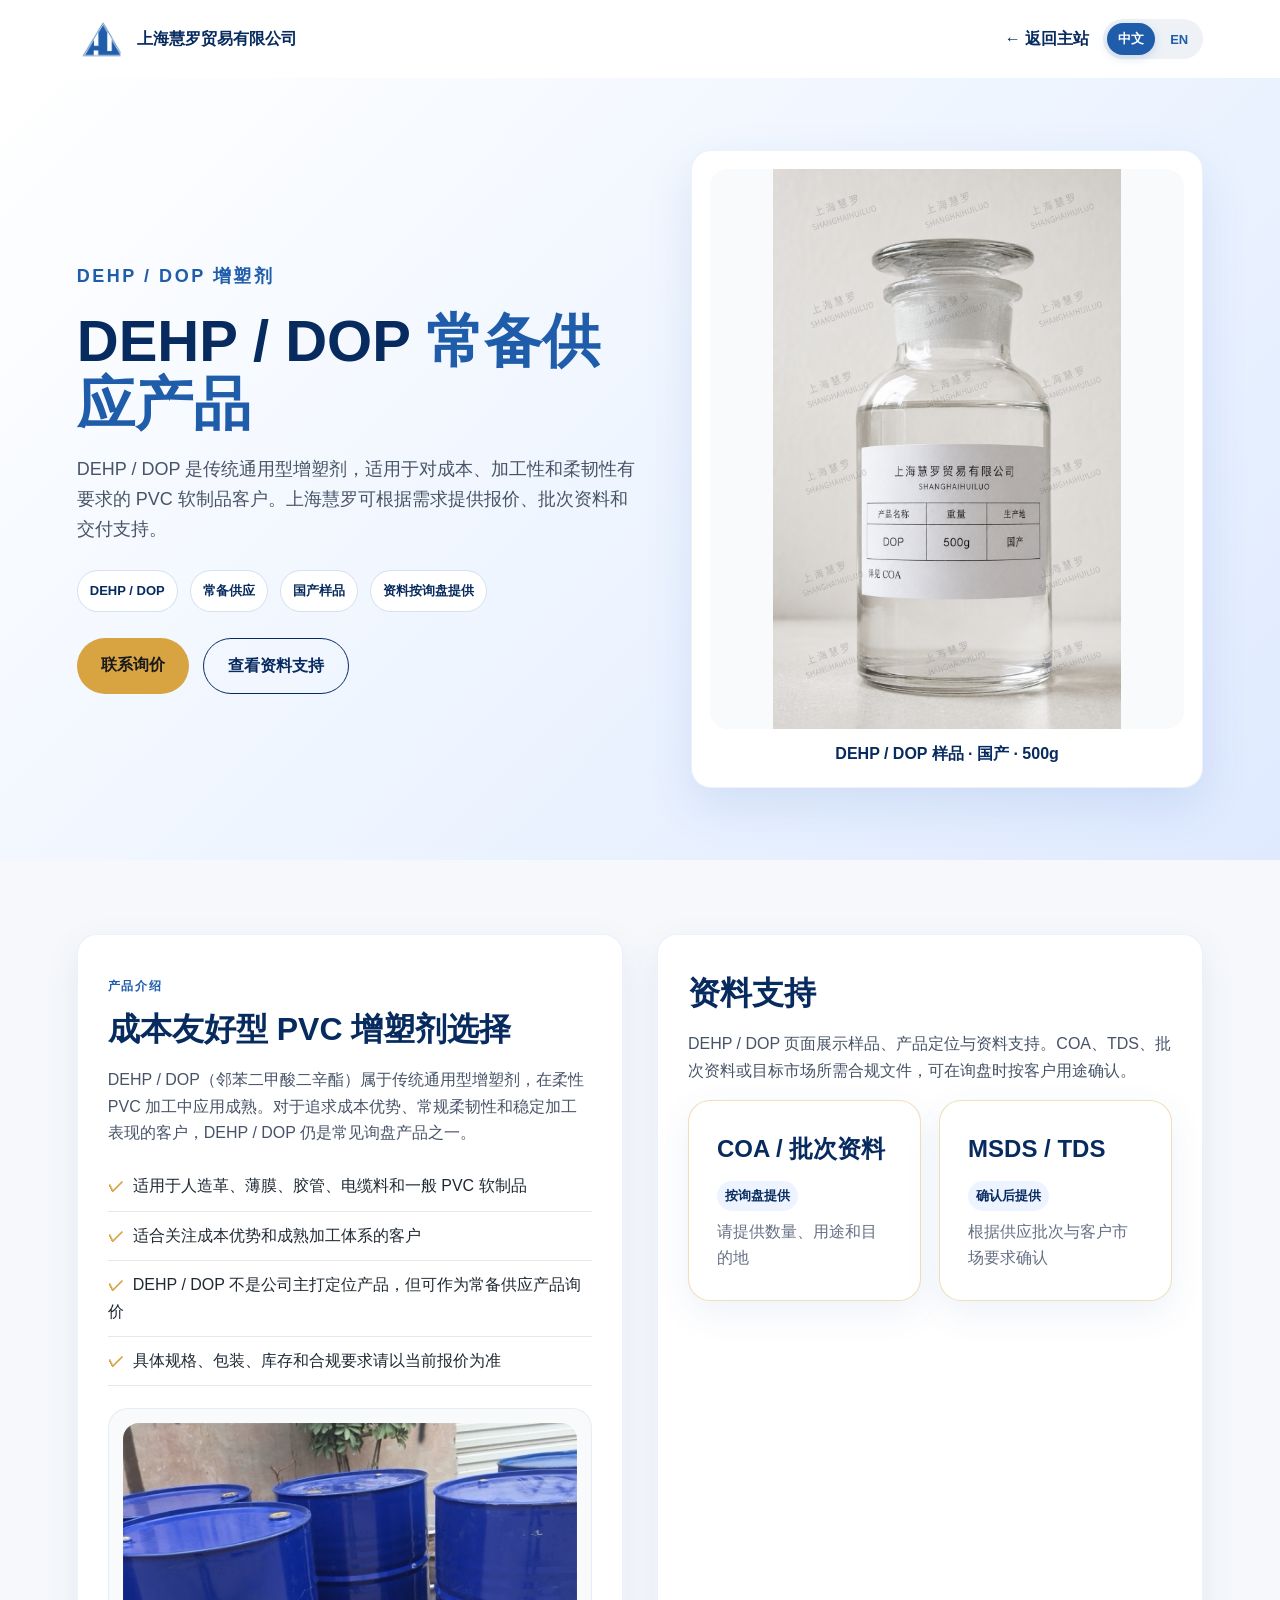
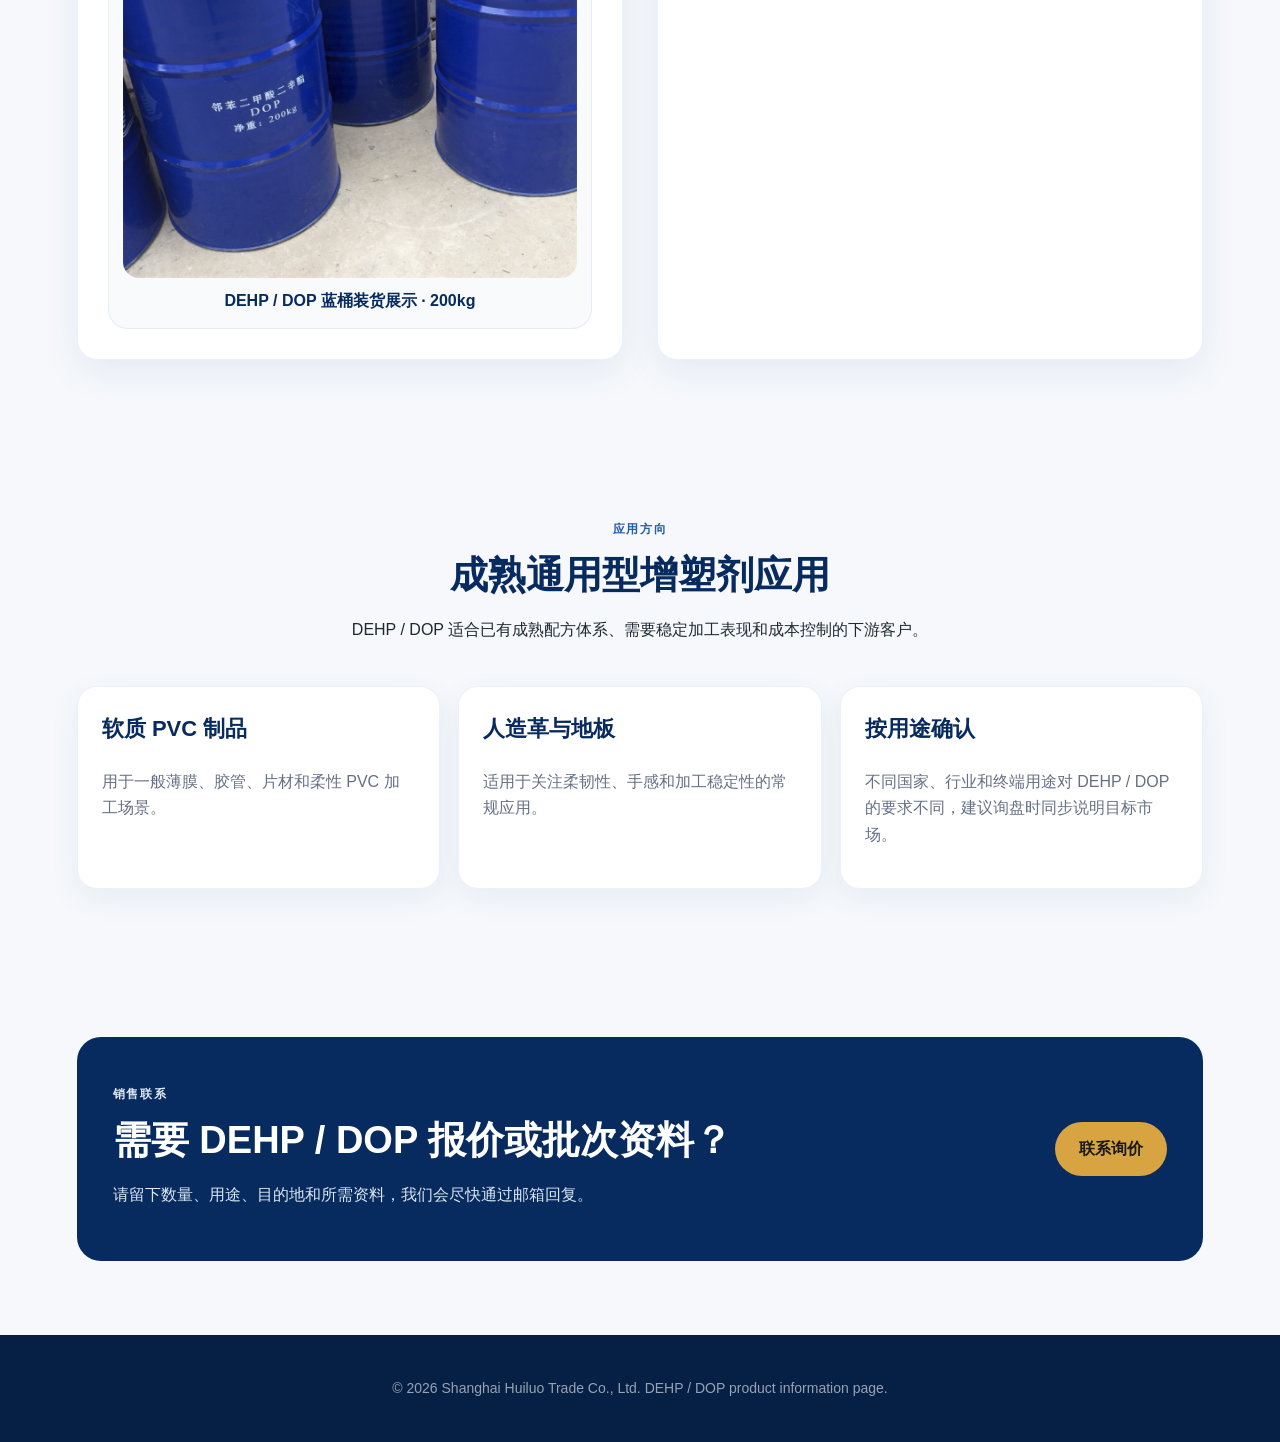
<file: dop.html>
<!DOCTYPE html>
<html lang="zh-CN">
<head>
  <meta charset="UTF-8" />
  <meta name="viewport" content="width=device-width, initial-scale=1.0" />
  <title>DEHP / DOP | 上海慧罗贸易有限公司</title>
  <meta name="description" content="上海慧罗 DEHP / DOP 产品介绍，适用于成本友好型 PVC 软制品、薄膜、人造革、胶管、电缆料等应用，支持 COA 与批次资料询盘。" />
  <link rel="icon" href="assets/huiluo-logo.png" type="image/png" />
  <link rel="stylesheet" href="style.css" />
</head>
<body class="chem-page">
  <header class="chem-top">
    <a class="chem-brand" href="index.html"><img src="assets/huiluo-logo.png" alt="上海慧罗 logo" /><span data-i18n="brand">上海慧罗贸易有限公司</span></a>
    <div class="chem-top-actions">
      <a class="chem-back" href="index.html#products" data-i18n="back">← 返回主站</a>
      <div class="language-switch" aria-label="Language switcher"><button class="lang-btn active" type="button" data-lang="zh">中文</button><button class="lang-btn" type="button" data-lang="en">EN</button></div>
    </div>
  </header>

  <section class="chem-hero">
    <div>
      <p class="eyebrow dark" data-i18n="hero_eyebrow">DEHP / DOP 增塑剂</p>
      <h1 data-i18n="hero_title">DEHP / DOP <span>常备供应产品</span></h1>
      <p data-i18n="hero_text">DEHP / DOP 是传统通用型增塑剂，适用于对成本、加工性和柔韧性有要求的 PVC 软制品客户。上海慧罗可根据需求提供报价、批次资料和交付支持。</p>
      <div class="chem-badges"><span>DEHP / DOP</span><span data-i18n="badge_1">常备供应</span><span data-i18n="badge_2">国产样品</span><span data-i18n="badge_3">资料按询盘提供</span></div>
      <div class="chem-actions"><a class="btn primary" href="index.html#contact" data-i18n="quote_btn">联系询价</a><a class="btn secondary" href="#dop-docs" style="border-color:#082b5f;color:#082b5f" data-i18n="docs_btn">查看资料支持</a></div>
    </div>
    <figure class="chem-visual"><img src="assets/products/dop-sample.png" alt="DEHP / DOP 样品瓶" /><figcaption data-i18n="sample_caption">DEHP / DOP 样品 · 国产 · 500g</figcaption></figure>
  </section>

  <section class="chem-section chem-intro">
    <div class="chem-panel">
      <p class="eyebrow dark" data-i18n="intro_eyebrow">产品介绍</p>
      <h2 data-i18n="intro_title">成本友好型 PVC 增塑剂选择</h2>
      <p data-i18n="intro_text">DEHP / DOP（邻苯二甲酸二辛酯）属于传统通用型增塑剂，在柔性 PVC 加工中应用成熟。对于追求成本优势、常规柔韧性和稳定加工表现的客户，DEHP / DOP 仍是常见询盘产品之一。</p>
      <ul class="chem-list">
        <li data-i18n="point_1">适用于人造革、薄膜、胶管、电缆料和一般 PVC 软制品</li>
        <li data-i18n="point_2">适合关注成本优势和成熟加工体系的客户</li>
        <li data-i18n="point_3">DEHP / DOP 不是公司主打定位产品，但可作为常备供应产品询价</li>
        <li data-i18n="point_4">具体规格、包装、库存和合规要求请以当前报价为准</li>
      </ul>
      <figure class="chem-photo">
        <img src="assets/products/dop-barrels.png" alt="DEHP / DOP 蓝桶装货展示" />
        <figcaption data-i18n="barrels_caption">DEHP / DOP 蓝桶装货展示 · 200kg</figcaption>
      </figure>
    </div>
    <div class="chem-panel" id="dop-docs">
      <h2 data-i18n="docs_title">资料支持</h2>
      <p data-i18n="docs_text">DEHP / DOP 页面展示样品、产品定位与资料支持。COA、TDS、批次资料或目标市场所需合规文件，可在询盘时按客户用途确认。</p>
      <div class="chem-docs">
        <a class="chem-doc" href="index.html#contact"><strong data-i18n="coa_title">COA / 批次资料</strong><small data-i18n="by_inquiry">按询盘提供</small><span data-i18n="coa_text">请提供数量、用途和目的地</span></a>
        <a class="chem-doc" href="index.html#contact"><strong data-i18n="support_title">MSDS / TDS</strong><small data-i18n="confirm_first">确认后提供</small><span data-i18n="support_text">根据供应批次与客户市场要求确认</span></a>
      </div>
    </div>
  </section>

  <section class="chem-section">
    <div class="section-title"><p class="eyebrow dark" data-i18n="features_eyebrow">应用方向</p><h2 data-i18n="features_title">成熟通用型增塑剂应用</h2><p data-i18n="features_text">DEHP / DOP 适合已有成熟配方体系、需要稳定加工表现和成本控制的下游客户。</p></div>
    <div class="chem-feature-grid">
      <article class="chem-feature"><h3 data-i18n="feature_1_title">软质 PVC 制品</h3><p data-i18n="feature_1_text">用于一般薄膜、胶管、片材和柔性 PVC 加工场景。</p></article>
      <article class="chem-feature"><h3 data-i18n="feature_2_title">人造革与地板</h3><p data-i18n="feature_2_text">适用于关注柔韧性、手感和加工稳定性的常规应用。</p></article>
      <article class="chem-feature"><h3 data-i18n="feature_3_title">按用途确认</h3><p data-i18n="feature_3_text">不同国家、行业和终端用途对 DEHP / DOP 的要求不同，建议询盘时同步说明目标市场。</p></article>
    </div>
  </section>

  <section class="chem-section"><div class="chem-quote"><div><p class="eyebrow" data-i18n="quote_eyebrow">销售联系</p><h2 data-i18n="quote_title">需要 DEHP / DOP 报价或批次资料？</h2><p data-i18n="quote_text">请留下数量、用途、目的地和所需资料，我们会尽快通过邮箱回复。</p></div><a class="btn primary" href="index.html#contact" data-i18n="quote_btn">联系询价</a></div></section>

  <footer><p>© 2026 Shanghai Huiluo Trade Co., Ltd. DEHP / DOP product information page.</p></footer>
  <script>
    const translations={zh:{brand:'上海慧罗贸易有限公司',back:'← 返回主站',hero_eyebrow:'DEHP / DOP 增塑剂',hero_title:'DEHP / DOP <span>常备供应产品</span>',hero_text:'DEHP / DOP 是传统通用型增塑剂，适用于对成本、加工性和柔韧性有要求的 PVC 软制品客户。上海慧罗可根据需求提供报价、批次资料和交付支持。',badge_1:'常备供应',badge_2:'国产样品',badge_3:'资料按询盘提供',quote_btn:'联系询价',docs_btn:'查看资料支持',sample_caption:'DEHP / DOP 样品 · 国产 · 500g',intro_eyebrow:'产品介绍',intro_title:'成本友好型 PVC 增塑剂选择',intro_text:'DEHP / DOP（邻苯二甲酸二辛酯）属于传统通用型增塑剂，在柔性 PVC 加工中应用成熟。对于追求成本优势、常规柔韧性和稳定加工表现的客户，DEHP / DOP 仍是常见询盘产品之一。',point_1:'适用于人造革、薄膜、胶管、电缆料和一般 PVC 软制品',point_2:'适合关注成本优势和成熟加工体系的客户',point_3:'DEHP / DOP 不是公司主打定位产品，但可作为常备供应产品询价',point_4:'具体规格、包装、库存和合规要求请以当前报价为准',barrels_caption:'DEHP / DOP 蓝桶装货展示 · 200kg',docs_title:'资料支持',docs_text:'DEHP / DOP 页面展示样品、产品定位与资料支持。COA、TDS、批次资料或目标市场所需合规文件，可在询盘时按客户用途确认。',coa_title:'COA / 批次资料',by_inquiry:'按询盘提供',coa_text:'请提供数量、用途和目的地',support_title:'MSDS / TDS',confirm_first:'确认后提供',support_text:'根据供应批次与客户市场要求确认',features_eyebrow:'应用方向',features_title:'成熟通用型增塑剂应用',features_text:'DEHP / DOP 适合已有成熟配方体系、需要稳定加工表现和成本控制的下游客户。',feature_1_title:'软质 PVC 制品',feature_1_text:'用于一般薄膜、胶管、片材和柔性 PVC 加工场景。',feature_2_title:'人造革与地板',feature_2_text:'适用于关注柔韧性、手感和加工稳定性的常规应用。',feature_3_title:'按用途确认',feature_3_text:'不同国家、行业和终端用途对 DEHP / DOP 的要求不同，建议询盘时同步说明目标市场。',quote_eyebrow:'销售联系',quote_title:'需要 DEHP / DOP 报价或批次资料？',quote_text:'请留下数量、用途、目的地和所需资料，我们会尽快通过邮箱回复。'},en:{brand:'Shanghai Huiluo Trade Co., Ltd.',back:'← Back to Main Site',hero_eyebrow:'DEHP / DOP Plasticizer',hero_title:'DEHP / DOP <span>Regular Supply Product</span>',hero_text:'DEHP / DOP is a traditional general-purpose plasticizer for flexible PVC customers who care about cost, processability and flexibility. Shanghai Huiluo can support quotations, batch documents and delivery coordination as required.',badge_1:'Regular Supply',badge_2:'China Origin Sample',badge_3:'Documents upon inquiry',quote_btn:'Contact Sales',docs_btn:'View Document Support',sample_caption:'DEHP / DOP sample / China origin / 500g',intro_eyebrow:'Product Overview',intro_title:'Cost-friendly plasticizer option for PVC',intro_text:'DEHP / DOP (dioctyl phthalate) is a traditional general-purpose plasticizer with mature use in flexible PVC processing. For customers focused on cost advantages, regular flexibility and stable processing, DEHP / DOP remains a common inquiry product.',point_1:'For synthetic leather, films, hoses, cable compounds and general flexible PVC products',point_2:'Suitable for customers focused on cost advantages and mature processing systems',point_3:'DEHP / DOP is not positioned as a key product, but is available as a regular supply item',point_4:'Final specifications, packaging, inventory and compliance requirements are subject to quotation',barrels_caption:'DEHP / DOP blue drum stock display / 200kg',docs_title:'Document Support',docs_text:'This DEHP / DOP page presents the sample, product positioning and document support. COA, TDS, batch documents or market-specific compliance files can be confirmed according to customer application during inquiry.',coa_title:'COA / Batch Documents',by_inquiry:'Available upon inquiry',coa_text:'Please provide quantity, application and destination',support_title:'MSDS / TDS',confirm_first:'Provided after confirmation',support_text:'Confirmed according to supply batch and target market requirements',features_eyebrow:'Applications',features_title:'Mature general-purpose plasticizer applications',features_text:'DEHP / DOP suits downstream customers with established formulations who need stable processing and cost control.',feature_1_title:'Flexible PVC Products',feature_1_text:'Used for general films, hoses, sheets and flexible PVC processing applications.',feature_2_title:'Synthetic Leather & Flooring',feature_2_text:'Suitable for regular applications where flexibility, hand feel and processing stability matter.',feature_3_title:'Confirm by Application',feature_3_text:'Requirements for DEHP / DOP vary by country, industry and end use. Please state the target market during inquiry.',quote_eyebrow:'Contact Sales',quote_title:'Need DEHP / DOP quotation or batch documents?',quote_text:'Please leave quantity, application, destination and required documents. We will reply by email as soon as possible.'}};
    function setLanguage(lang){const dict=translations[lang]||translations.zh;document.documentElement.lang=lang==='zh'?'zh-CN':'en';document.querySelectorAll('[data-i18n]').forEach(el=>{const key=el.getAttribute('data-i18n');if(dict[key])el.innerHTML=dict[key]});document.querySelectorAll('.lang-btn').forEach(btn=>btn.classList.toggle('active',btn.dataset.lang===lang));localStorage.setItem('shhl_language',lang)}document.querySelectorAll('.lang-btn').forEach(btn=>btn.addEventListener('click',()=>setLanguage(btn.dataset.lang)));setLanguage(localStorage.getItem('shhl_language')||'zh');
  </script>
</body>
</html>
</file>
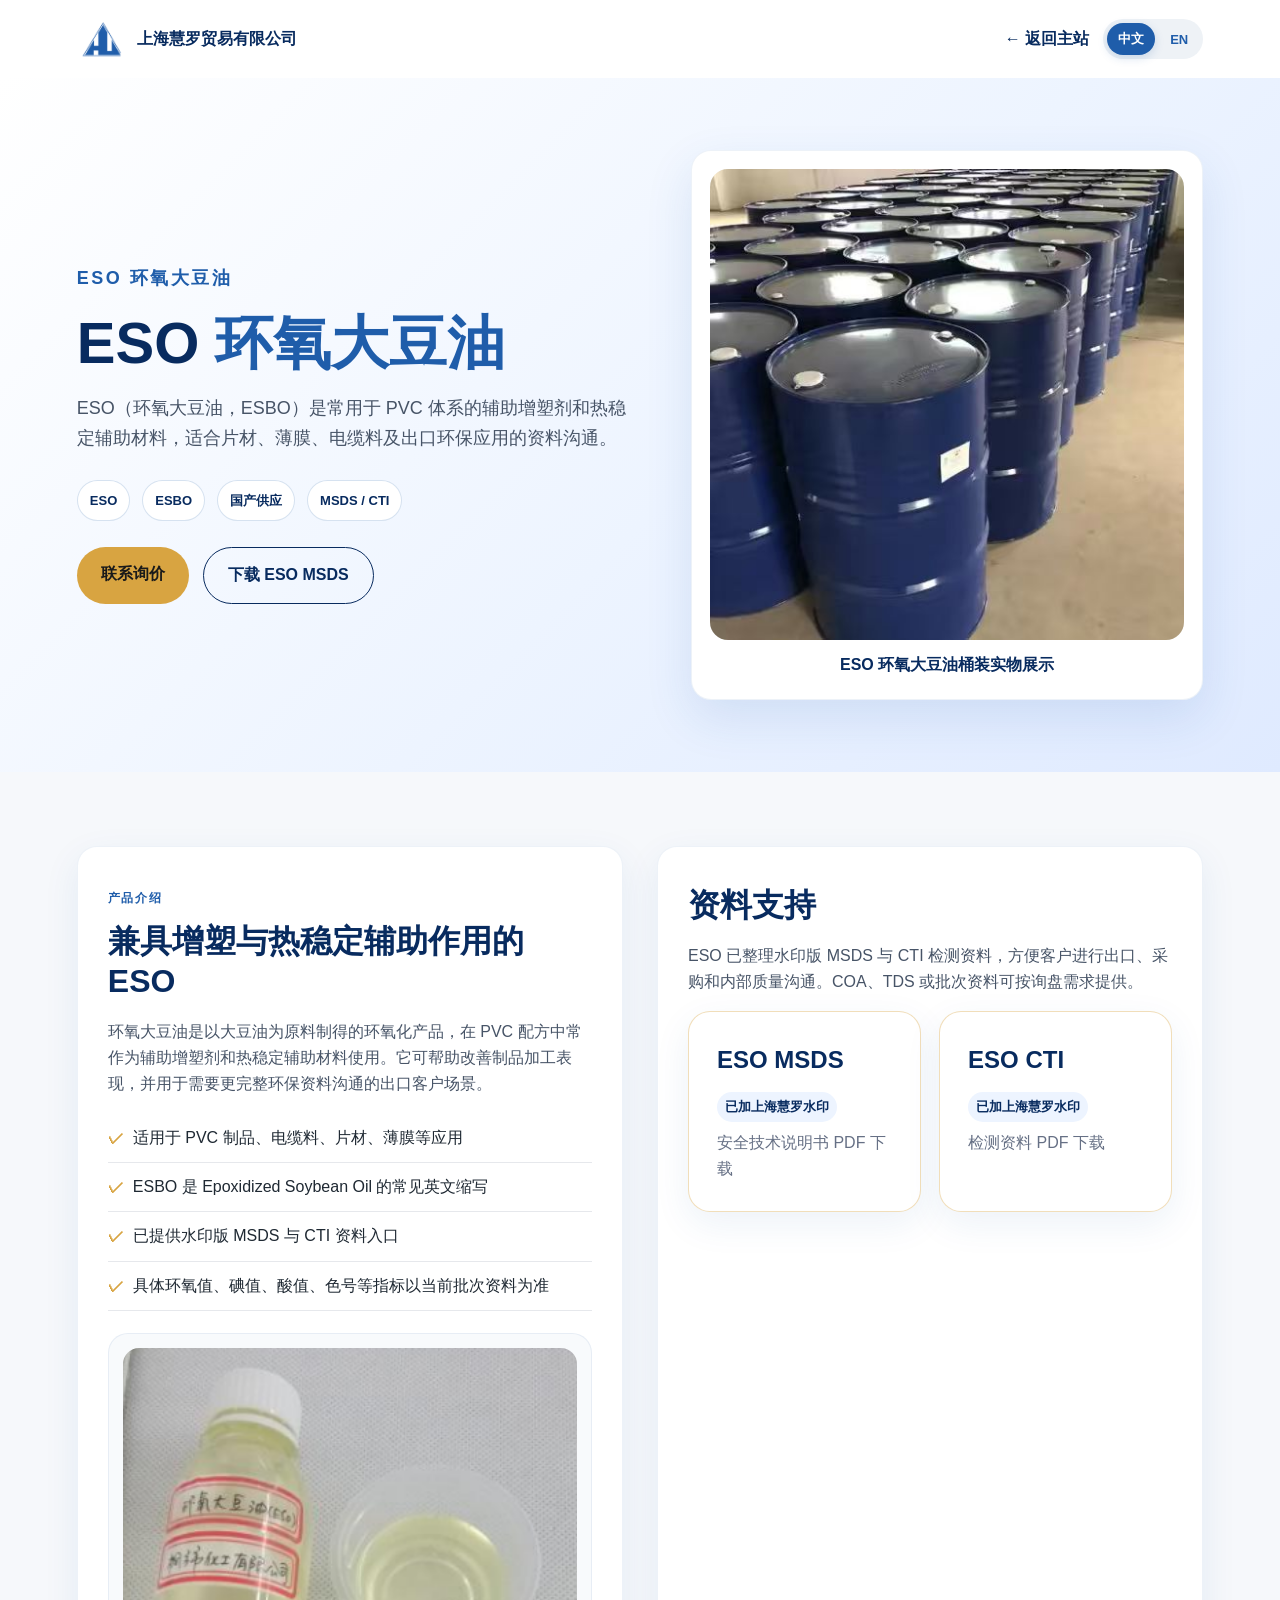
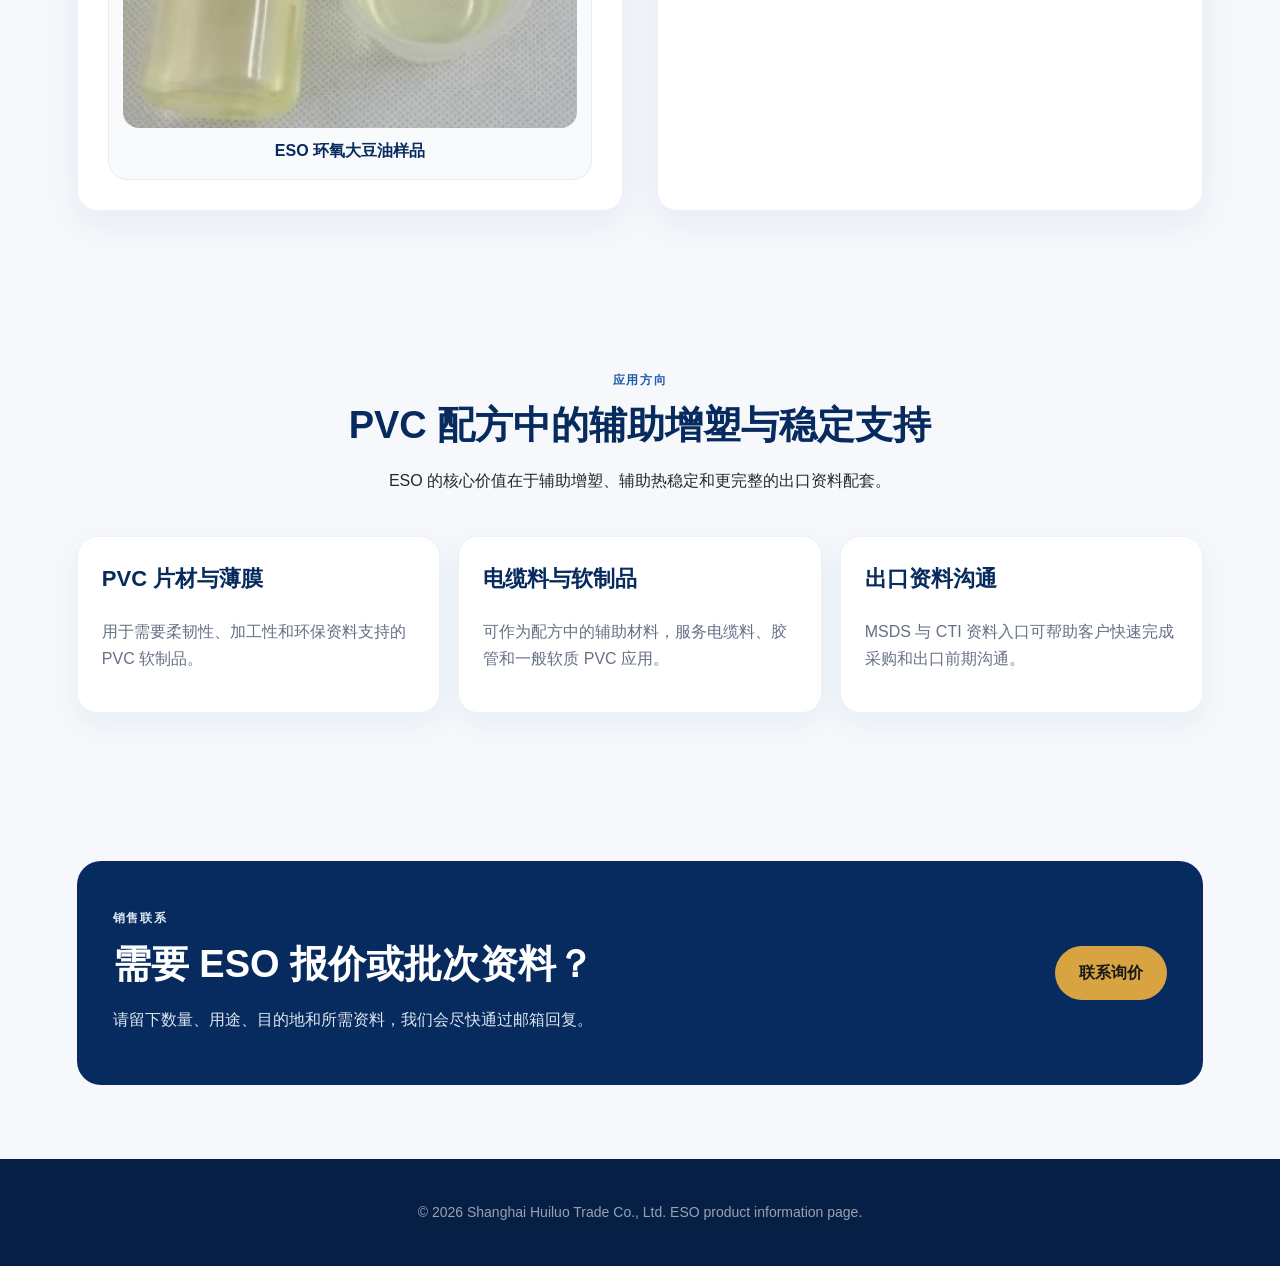
<file: eso.html>
<!DOCTYPE html>
<html lang="zh-CN">
<head>
  <meta charset="UTF-8" />
  <meta name="viewport" content="width=device-width, initial-scale=1.0" />
  <title>ESO 环氧大豆油 | 上海慧罗贸易有限公司</title>
  <meta name="description" content="上海慧罗 ESO 环氧大豆油产品介绍，适用于 PVC 制品、电缆料、片材、薄膜等应用，可下载 ESO MSDS 与 CTI 资料。" />
  <link rel="icon" href="assets/huiluo-logo.png" type="image/png" />
  <link rel="stylesheet" href="style.css" />
</head>
<body class="chem-page">
  <header class="chem-top">
    <a class="chem-brand" href="index.html"><img src="assets/huiluo-logo.png" alt="上海慧罗 logo" /><span data-i18n="brand">上海慧罗贸易有限公司</span></a>
    <div class="chem-top-actions">
      <a class="chem-back" href="index.html#products" data-i18n="back">← 返回主站</a>
      <div class="language-switch" aria-label="Language switcher"><button class="lang-btn active" type="button" data-lang="zh">中文</button><button class="lang-btn" type="button" data-lang="en">EN</button></div>
    </div>
  </header>

  <section class="chem-hero">
    <div>
      <p class="eyebrow dark" data-i18n="hero_eyebrow">ESO 环氧大豆油</p>
      <h1 data-i18n="hero_title">ESO <span>环氧大豆油</span></h1>
      <p data-i18n="hero_text">ESO（环氧大豆油，ESBO）是常用于 PVC 体系的辅助增塑剂和热稳定辅助材料，适合片材、薄膜、电缆料及出口环保应用的资料沟通。</p>
      <div class="chem-badges"><span>ESO</span><span>ESBO</span><span data-i18n="badge_1">国产供应</span><span data-i18n="badge_2">MSDS / CTI</span></div>
      <div class="chem-actions"><a class="btn primary" href="index.html#contact" data-i18n="quote_btn">联系询价</a><a class="btn secondary" href="MSDS-ESO-Huiluo.pdf" download style="border-color:#082b5f;color:#082b5f" data-i18n="download_btn">下载 ESO MSDS</a></div>
    </div>
    <figure class="chem-visual"><img src="assets/products/eso-barrels.png" alt="ESO 环氧大豆油桶装库存展示" /><figcaption data-i18n="barrels_caption">ESO 环氧大豆油桶装实物展示</figcaption></figure>
  </section>

  <section class="chem-section chem-intro">
    <div class="chem-panel">
      <p class="eyebrow dark" data-i18n="intro_eyebrow">产品介绍</p>
      <h2 data-i18n="intro_title">兼具增塑与热稳定辅助作用的 ESO</h2>
      <p data-i18n="intro_text">环氧大豆油是以大豆油为原料制得的环氧化产品，在 PVC 配方中常作为辅助增塑剂和热稳定辅助材料使用。它可帮助改善制品加工表现，并用于需要更完整环保资料沟通的出口客户场景。</p>
      <ul class="chem-list">
        <li data-i18n="point_1">适用于 PVC 制品、电缆料、片材、薄膜等应用</li>
        <li data-i18n="point_2">ESBO 是 Epoxidized Soybean Oil 的常见英文缩写</li>
        <li data-i18n="point_3">已提供水印版 MSDS 与 CTI 资料入口</li>
        <li data-i18n="point_4">具体环氧值、碘值、酸值、色号等指标以当前批次资料为准</li>
      </ul>
      <figure class="chem-photo">
        <img src="assets/products/eso-sample.png" alt="ESO 环氧大豆油样品" />
        <figcaption data-i18n="sample_caption">ESO 环氧大豆油样品</figcaption>
      </figure>
    </div>
    <div class="chem-panel">
      <h2 data-i18n="docs_title">资料支持</h2>
      <p data-i18n="docs_text">ESO 已整理水印版 MSDS 与 CTI 检测资料，方便客户进行出口、采购和内部质量沟通。COA、TDS 或批次资料可按询盘需求提供。</p>
      <div class="chem-docs">
        <a class="chem-doc" href="MSDS-ESO-Huiluo.pdf" download><strong data-i18n="msds_title">ESO MSDS</strong><small data-i18n="watermark">已加上海慧罗水印</small><span data-i18n="msds_text">安全技术说明书 PDF 下载</span></a>
        <a class="chem-doc" href="ESO-CTI-Huiluo-compatible.pdf" download><strong data-i18n="cti_title">ESO CTI</strong><small data-i18n="watermark">已加上海慧罗水印</small><span data-i18n="cti_text">检测资料 PDF 下载</span></a>
      </div>
    </div>
  </section>

  <section class="chem-section">
    <div class="section-title"><p class="eyebrow dark" data-i18n="features_eyebrow">应用方向</p><h2 data-i18n="features_title">PVC 配方中的辅助增塑与稳定支持</h2><p data-i18n="features_text">ESO 的核心价值在于辅助增塑、辅助热稳定和更完整的出口资料配套。</p></div>
    <div class="chem-feature-grid">
      <article class="chem-feature"><h3 data-i18n="feature_1_title">PVC 片材与薄膜</h3><p data-i18n="feature_1_text">用于需要柔韧性、加工性和环保资料支持的 PVC 软制品。</p></article>
      <article class="chem-feature"><h3 data-i18n="feature_2_title">电缆料与软制品</h3><p data-i18n="feature_2_text">可作为配方中的辅助材料，服务电缆料、胶管和一般软质 PVC 应用。</p></article>
      <article class="chem-feature"><h3 data-i18n="feature_3_title">出口资料沟通</h3><p data-i18n="feature_3_text">MSDS 与 CTI 资料入口可帮助客户快速完成采购和出口前期沟通。</p></article>
    </div>
  </section>

  <section class="chem-section"><div class="chem-quote"><div><p class="eyebrow" data-i18n="quote_eyebrow">销售联系</p><h2 data-i18n="quote_title">需要 ESO 报价或批次资料？</h2><p data-i18n="quote_text">请留下数量、用途、目的地和所需资料，我们会尽快通过邮箱回复。</p></div><a class="btn primary" href="index.html#contact" data-i18n="quote_btn">联系询价</a></div></section>

  <footer><p>© 2026 Shanghai Huiluo Trade Co., Ltd. ESO product information page.</p></footer>
  <script>
    const translations={zh:{brand:'上海慧罗贸易有限公司',back:'← 返回主站',hero_eyebrow:'ESO 环氧大豆油',hero_title:'ESO <span>环氧大豆油</span>',hero_text:'ESO（环氧大豆油，ESBO）是常用于 PVC 体系的辅助增塑剂和热稳定辅助材料，适合片材、薄膜、电缆料及出口环保应用的资料沟通。',badge_1:'国产供应',badge_2:'MSDS / CTI',quote_btn:'联系询价',download_btn:'下载 ESO MSDS',barrels_caption:'ESO 环氧大豆油桶装实物展示',intro_eyebrow:'产品介绍',intro_title:'兼具增塑与热稳定辅助作用的 ESO',intro_text:'环氧大豆油是以大豆油为原料制得的环氧化产品，在 PVC 配方中常作为辅助增塑剂和热稳定辅助材料使用。它可帮助改善制品加工表现，并用于需要更完整环保资料沟通的出口客户场景。',point_1:'适用于 PVC 制品、电缆料、片材、薄膜等应用',point_2:'ESBO 是 Epoxidized Soybean Oil 的常见英文缩写',point_3:'已提供水印版 MSDS 与 CTI 资料入口',point_4:'具体环氧值、碘值、酸值、色号等指标以当前批次资料为准',sample_caption:'ESO 环氧大豆油样品',docs_title:'资料支持',docs_text:'ESO 已整理水印版 MSDS 与 CTI 检测资料，方便客户进行出口、采购和内部质量沟通。COA、TDS 或批次资料可按询盘需求提供。',msds_title:'ESO MSDS',watermark:'已加上海慧罗水印',msds_text:'安全技术说明书 PDF 下载',cti_title:'ESO CTI',cti_text:'检测资料 PDF 下载',features_eyebrow:'应用方向',features_title:'PVC 配方中的辅助增塑与稳定支持',features_text:'ESO 的核心价值在于辅助增塑、辅助热稳定和更完整的出口资料配套。',feature_1_title:'PVC 片材与薄膜',feature_1_text:'用于需要柔韧性、加工性和环保资料支持的 PVC 软制品。',feature_2_title:'电缆料与软制品',feature_2_text:'可作为配方中的辅助材料，服务电缆料、胶管和一般软质 PVC 应用。',feature_3_title:'出口资料沟通',feature_3_text:'MSDS 与 CTI 资料入口可帮助客户快速完成采购和出口前期沟通。',quote_eyebrow:'销售联系',quote_title:'需要 ESO 报价或批次资料？',quote_text:'请留下数量、用途、目的地和所需资料，我们会尽快通过邮箱回复。'},en:{brand:'Shanghai Huiluo Trade Co., Ltd.',back:'← Back to Main Site',hero_eyebrow:'ESO / ESBO',hero_title:'ESO <span>Epoxidized Soybean Oil</span>',hero_text:'ESO, also known as ESBO, is commonly used in PVC systems as an auxiliary plasticizer and heat-stabilizing aid for sheets, films, cable compounds and export-oriented documentation needs.',badge_1:'China Supply',badge_2:'MSDS / CTI',quote_btn:'Contact Sales',download_btn:'Download ESO MSDS',barrels_caption:'ESO / ESBO drum stock display',intro_eyebrow:'Product Overview',intro_title:'ESO with auxiliary plasticizing and heat-stabilizing functions',intro_text:'Epoxidized soybean oil is an epoxidized product made from soybean oil. In PVC formulations, it is often used as an auxiliary plasticizer and heat-stabilizing aid. It supports processing performance and helps customers who need more complete environmental document communication for export applications.',point_1:'For PVC products, cable compounds, sheets, films and related applications',point_2:'ESBO is a common abbreviation for Epoxidized Soybean Oil',point_3:'Watermarked MSDS and CTI document links are available',point_4:'Epoxy value, iodine value, acid value, color and other indexes are subject to current batch documents',sample_caption:'ESO / ESBO sample',docs_title:'Document Support',docs_text:'Watermarked ESO MSDS and CTI documents are available for export, purchasing and internal quality communication. COA, TDS or batch documents can be provided upon inquiry.',msds_title:'ESO / ESBO MSDS',watermark:'Shanghai Huiluo watermarked',msds_text:'Safety Data Sheet PDF Download',cti_title:'ESO / ESBO CTI',cti_text:'Test document PDF download',features_eyebrow:'Applications',features_title:'Auxiliary plasticizing and stabilization support in PVC formulations',features_text:'ESO is valued for auxiliary plasticizing, auxiliary heat stabilization and more complete export document support.',feature_1_title:'PVC Sheets & Films',feature_1_text:'Used in flexible PVC products that require flexibility, processability and document support.',feature_2_title:'Cable Compounds & Soft Goods',feature_2_text:'Can serve as an auxiliary material in cable compounds, hoses and general flexible PVC applications.',feature_3_title:'Export Documentation',feature_3_text:'MSDS and CTI document links help customers complete early purchasing and export communication faster.',quote_eyebrow:'Contact Sales',quote_title:'Need ESO quotation or batch documents?',quote_text:'Please leave quantity, application, destination and required documents. We will reply by email as soon as possible.'}};
    function setLanguage(lang){const dict=translations[lang]||translations.zh;document.documentElement.lang=lang==='zh'?'zh-CN':'en';document.querySelectorAll('[data-i18n]').forEach(el=>{const key=el.getAttribute('data-i18n');if(dict[key])el.innerHTML=dict[key]});document.querySelectorAll('.lang-btn').forEach(btn=>btn.classList.toggle('active',btn.dataset.lang===lang));localStorage.setItem('shhl_language',lang)}document.querySelectorAll('.lang-btn').forEach(btn=>btn.addEventListener('click',()=>setLanguage(btn.dataset.lang)));setLanguage(localStorage.getItem('shhl_language')||'zh');
  </script>
</body>
</html>
</file>
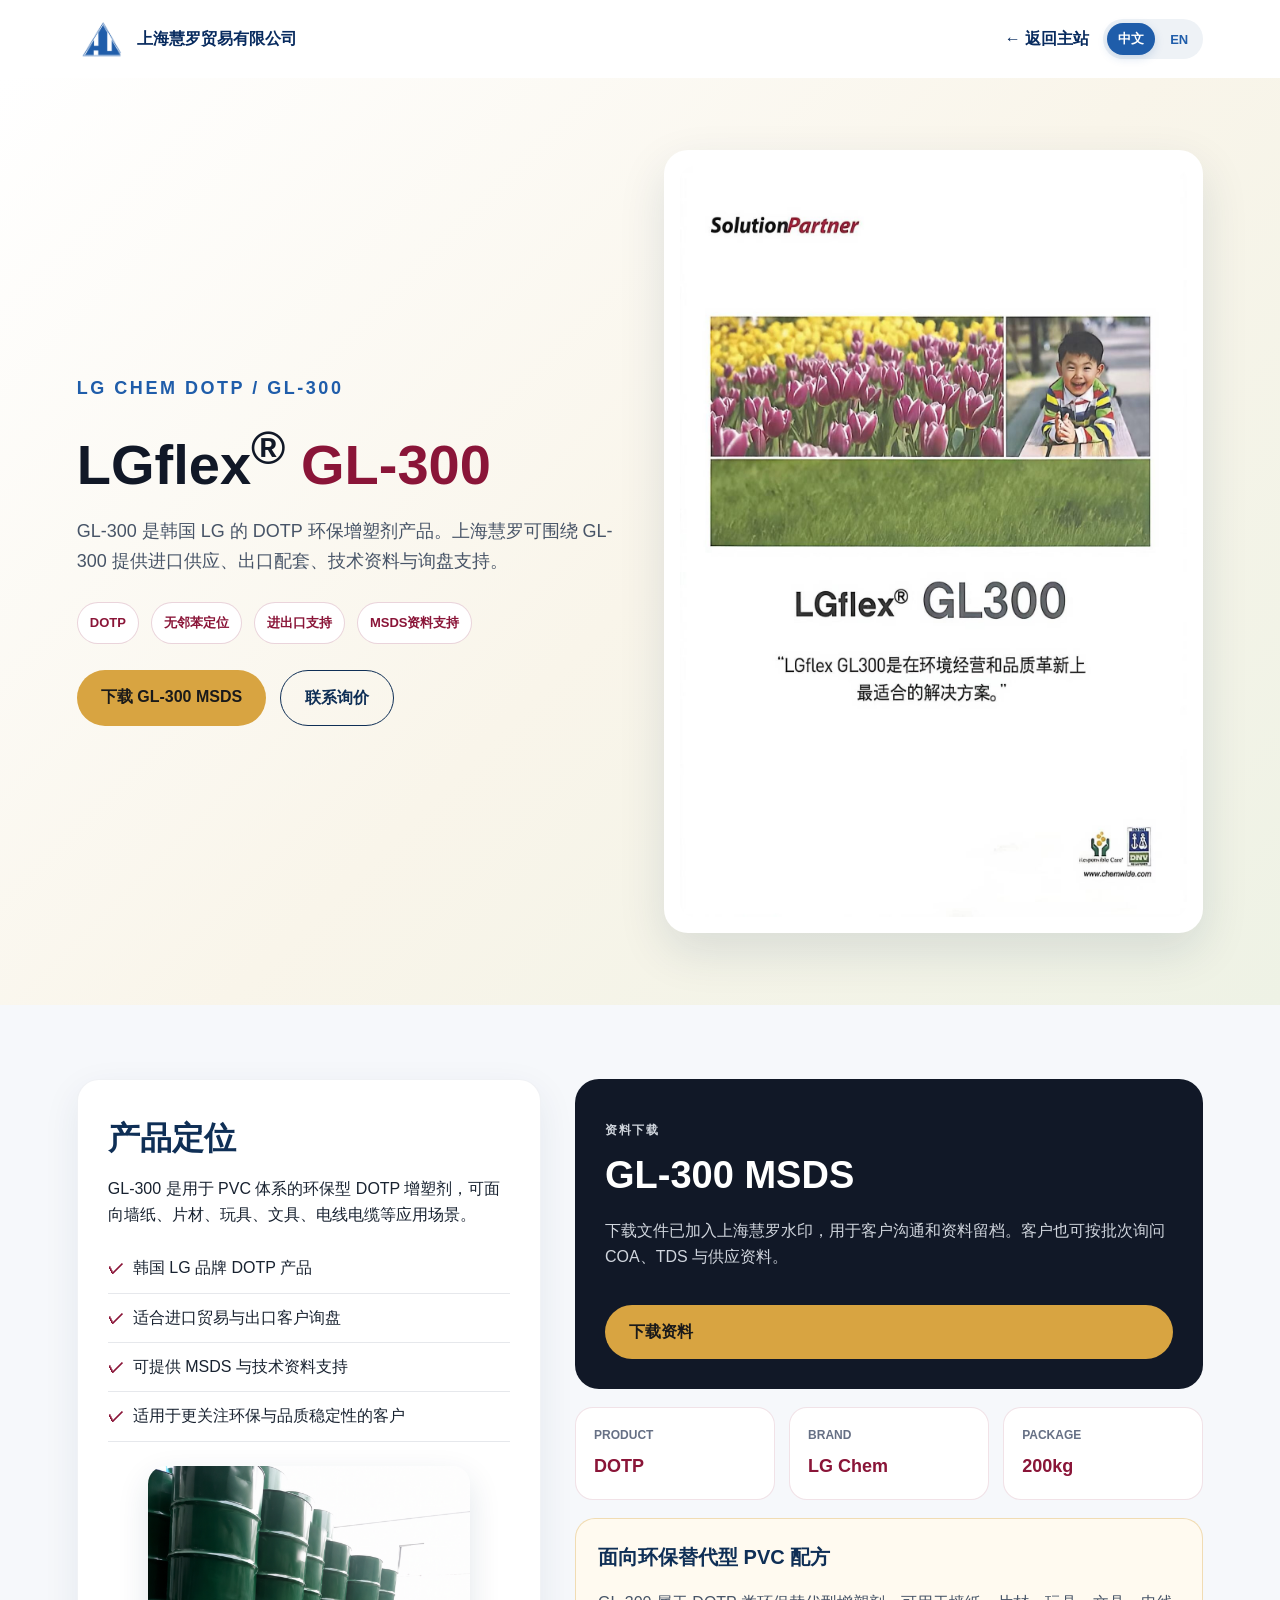
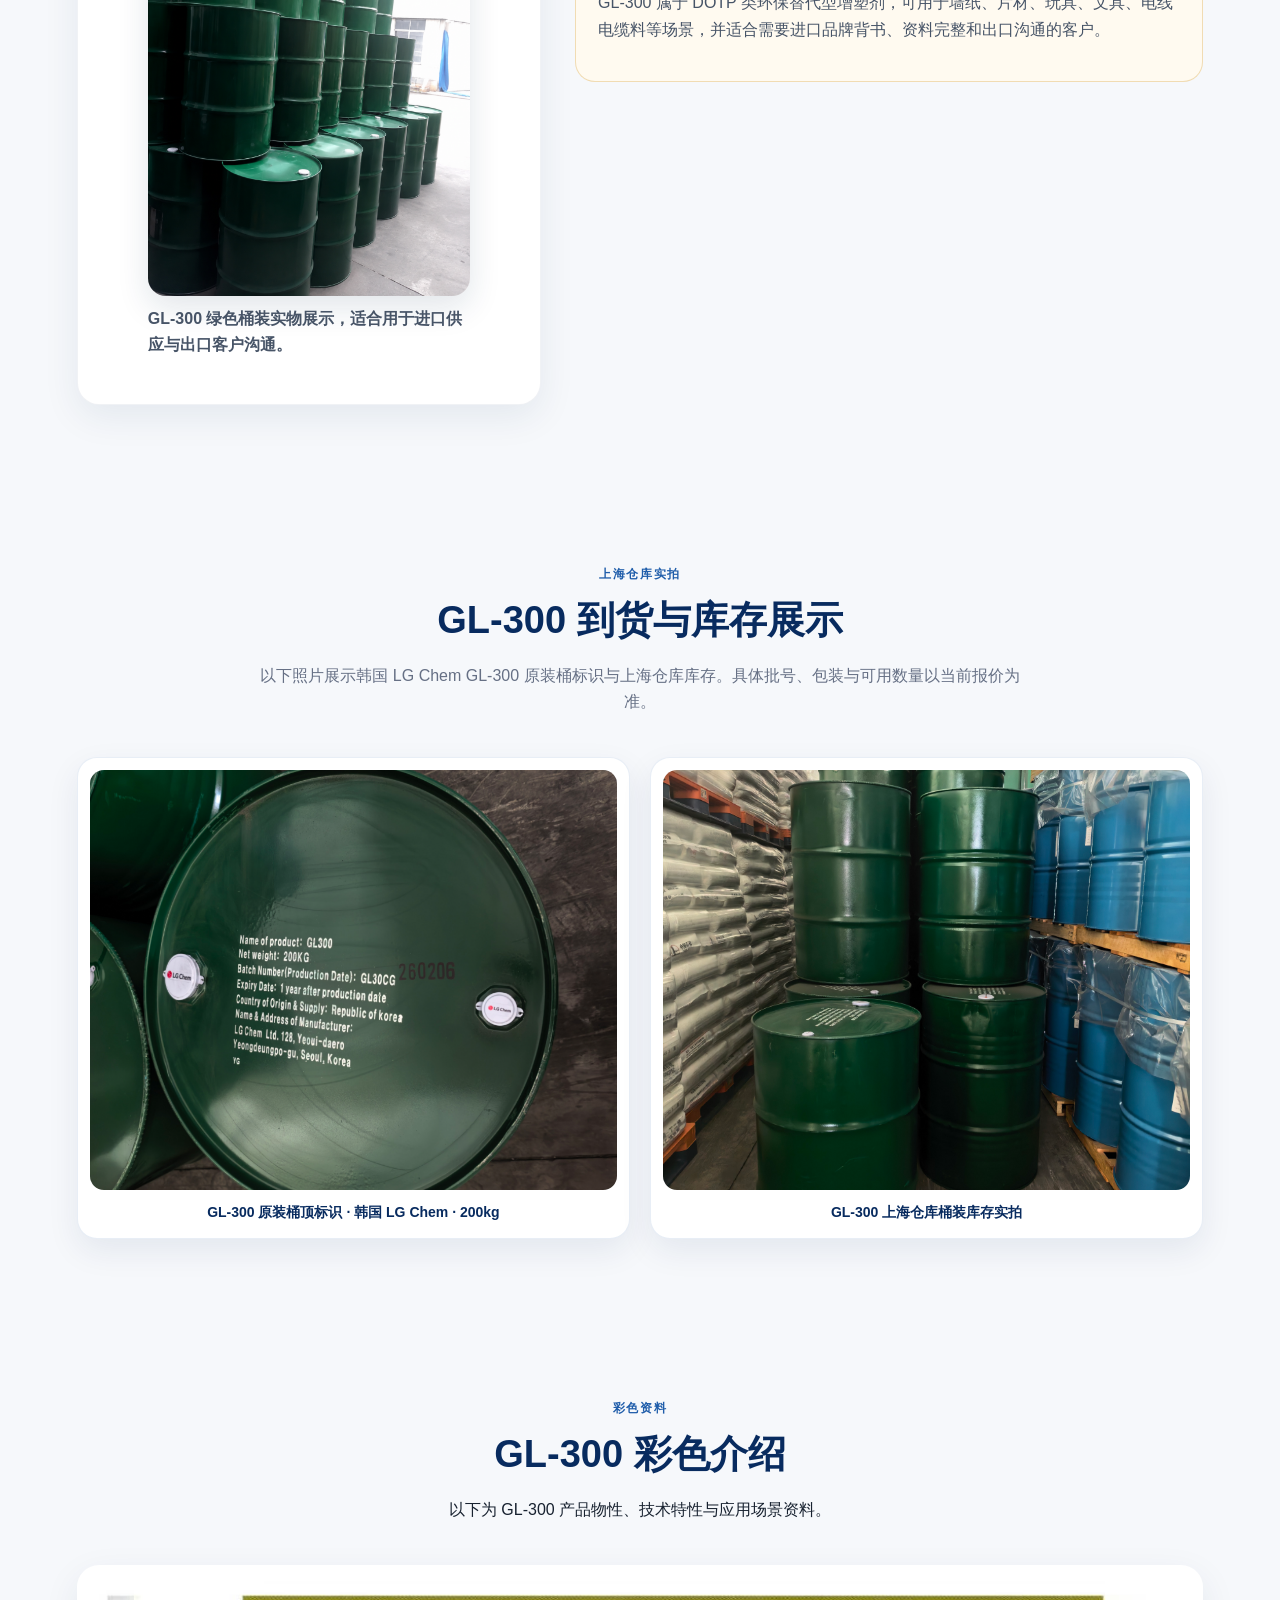
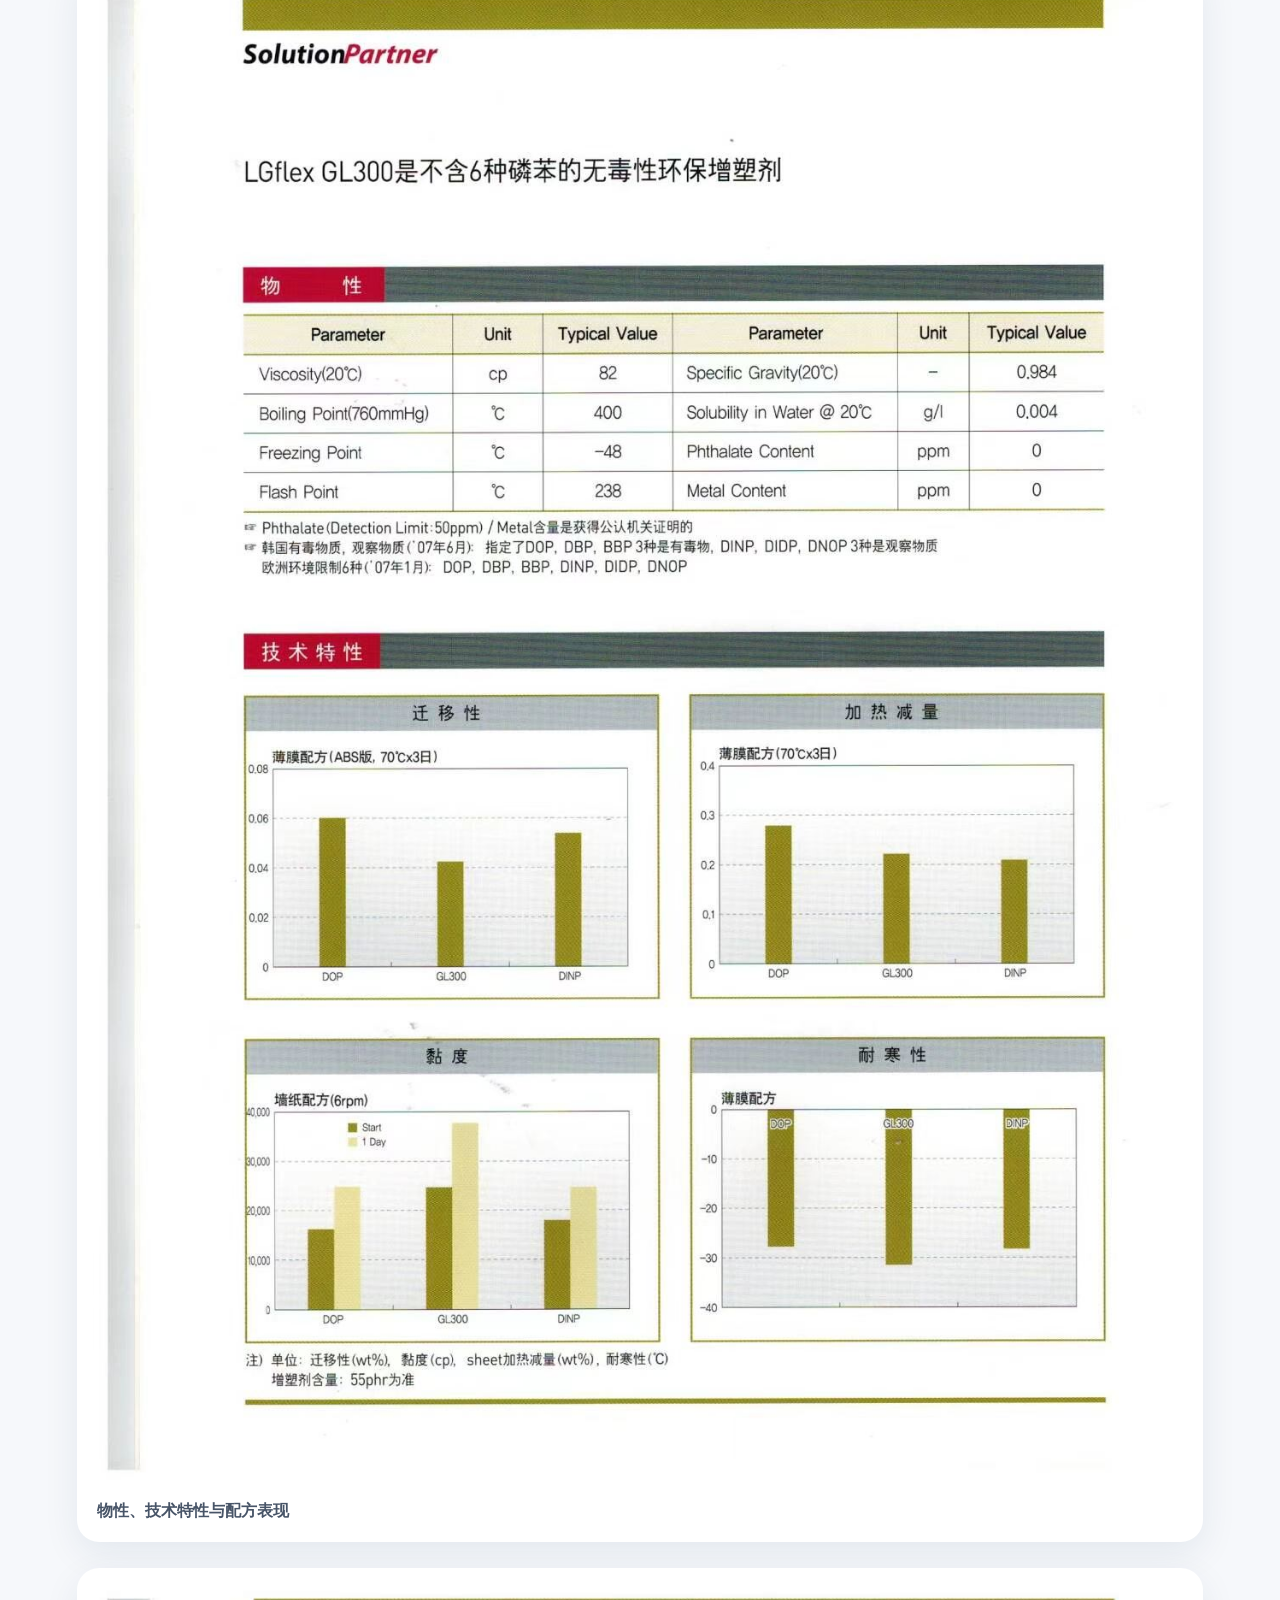
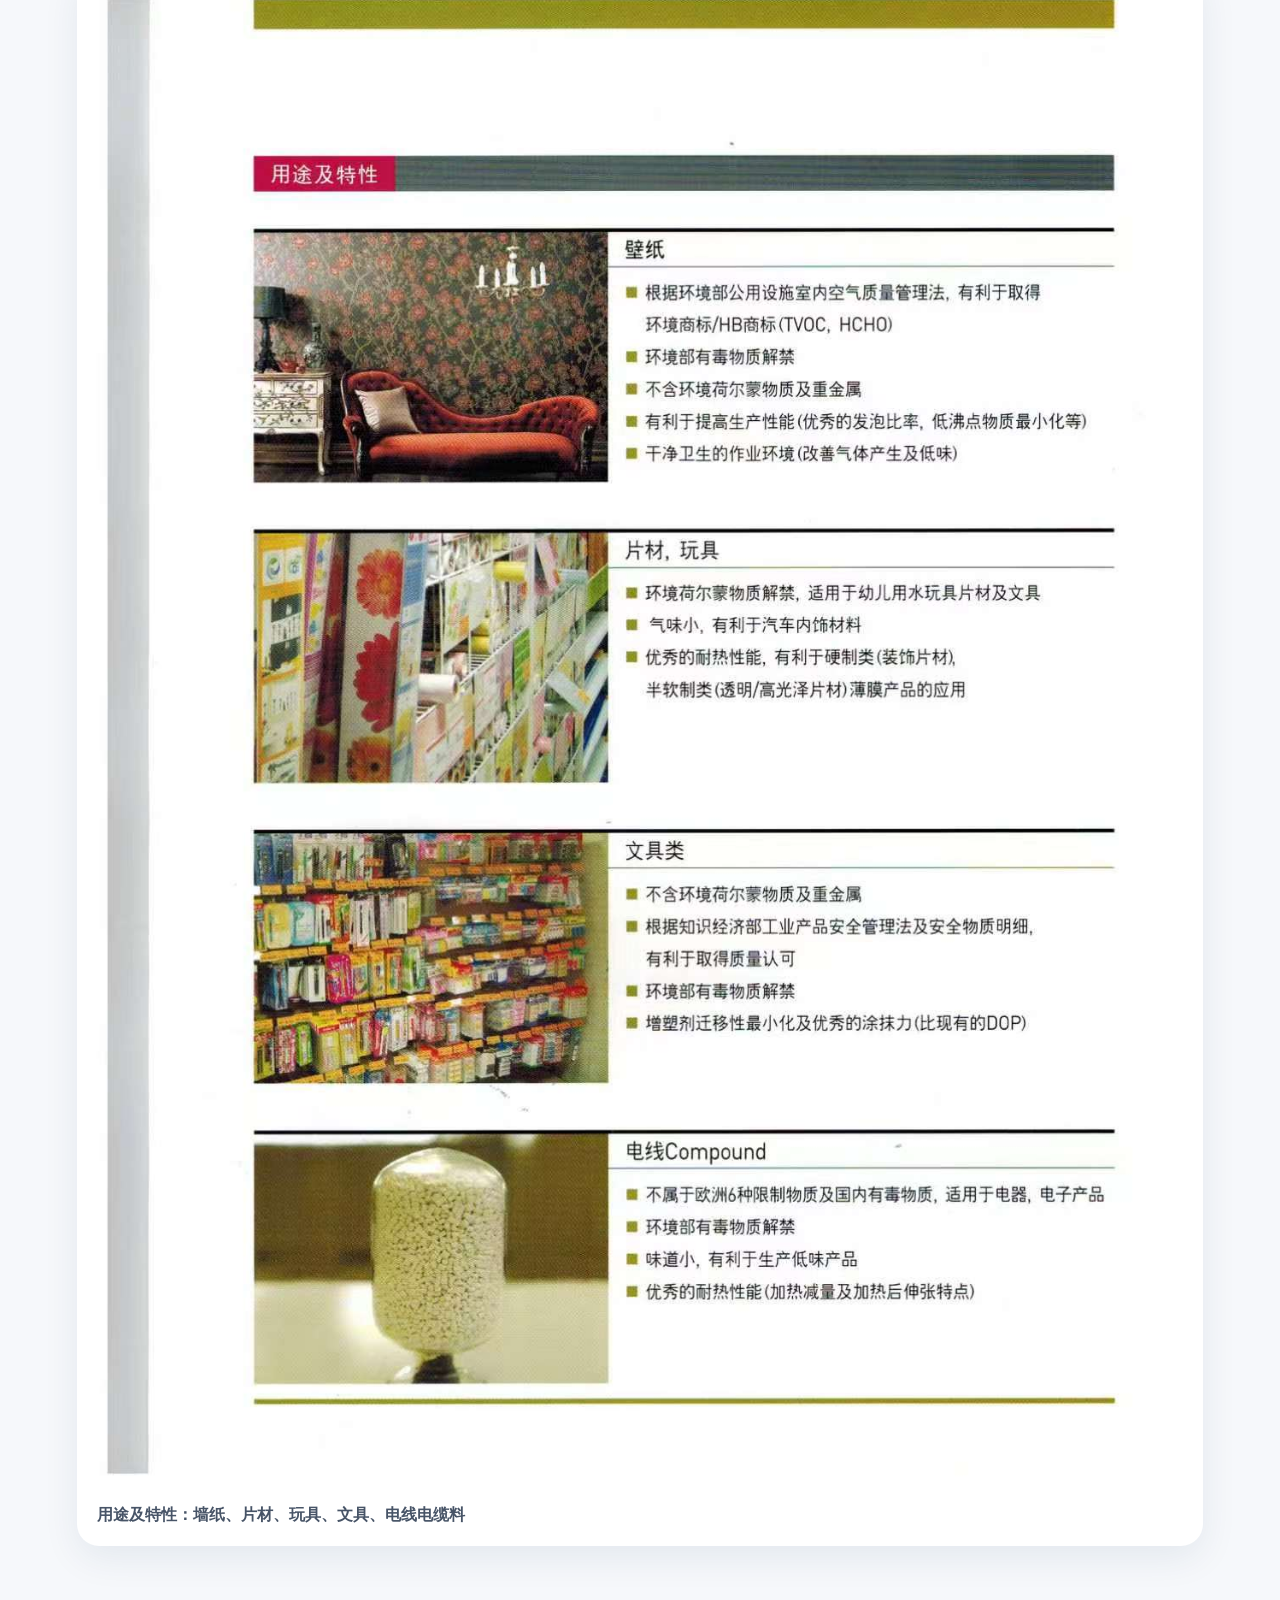
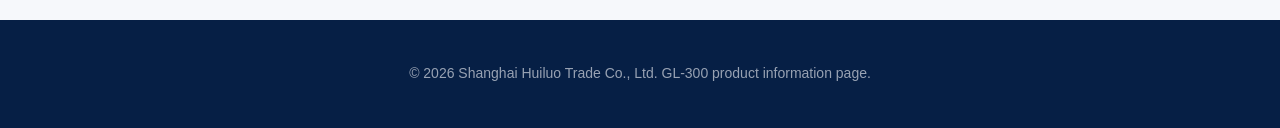
<file: gl300.html>
<!DOCTYPE html>
<html lang="zh-CN">
<head>
  <meta charset="UTF-8" />
  <meta name="viewport" content="width=device-width, initial-scale=1.0" />
  <title>LGflex GL-300 / DOTP | 上海慧罗贸易有限公司</title>
  <meta name="description" content="LG Chem GL-300 DOTP 产品介绍，适用于 PVC 墙纸、片材、玩具、文具、电线电缆等进口与出口应用。" />
  <link rel="icon" href="assets/huiluo-logo.png" type="image/png" />
  <link rel="stylesheet" href="style.css" />
  <style>
    body{background:#f6f7f4}.gl-page{color:#182230}.gl-hero{min-height:560px;display:grid;grid-template-columns:1fr 1fr;gap:48px;align-items:center;padding:72px 6vw;background:linear-gradient(135deg,#ffffff 0%,#f9f5ea 52%,#eef2e5 100%)}.gl-hero h1{font-size:56px;color:#111827}.gl-hero h1 span{color:#8a1538}.gl-hero p{font-size:18px;color:#475467;max-width:680px}.gl-badges{display:flex;gap:12px;flex-wrap:wrap;margin:26px 0}.gl-badges span{padding:9px 12px;border-radius:999px;background:white;border:1px solid rgba(138,21,56,.18);color:#8a1538;font-weight:800;font-size:13px}.gl-actions{display:flex;gap:14px;flex-wrap:wrap}.gl-visual{background:white;border-radius:24px;padding:16px;box-shadow:0 18px 48px rgba(15,47,86,.12)}.gl-visual img{width:100%;display:block;border-radius:16px}.gl-section{padding:74px 6vw}.gl-intro{display:grid;grid-template-columns:.85fr 1.15fr;gap:34px;align-items:start}.gl-panel{background:white;border-radius:22px;padding:30px;box-shadow:0 12px 36px rgba(15,47,86,.08);border:1px solid rgba(15,47,86,.06)}.gl-panel h2{font-size:32px;color:#0f2f56}.gl-list{padding:0;list-style:none}.gl-list li{padding:11px 0;border-bottom:1px solid #e6e8ec}.gl-list li:before{content:'✓';margin-right:9px;color:#8a1538;font-weight:900}.gl-proof{margin-top:24px}.gl-proof img{width:100%;display:block;border-radius:18px;box-shadow:0 12px 32px rgba(15,47,86,.12)}.gl-proof figcaption{padding-top:10px;color:#475467;font-weight:700}.gl-info-stack{display:grid;gap:18px}.gl-download{background:#111827;color:white;border-radius:24px;padding:30px;display:grid;gap:18px}.gl-download h2{color:white}.gl-download p{color:#d0d5dd}.gl-facts{display:grid;grid-template-columns:repeat(3,1fr);gap:14px}.gl-fact{background:white;border:1px solid rgba(138,21,56,.12);border-radius:18px;padding:18px}.gl-fact span{display:block;color:#667085;font-size:12px;font-weight:800;text-transform:uppercase}.gl-fact strong{display:block;margin-top:6px;color:#8a1538;font-size:18px}.gl-note{background:#fffaf0;border:1px solid rgba(216,164,65,.35);border-radius:20px;padding:22px;color:#475467}.gl-note strong{display:block;color:#0f2f56;font-size:20px;margin-bottom:8px}.gl-gallery{display:grid;gap:26px}.gl-gallery figure{margin:0;background:white;border-radius:22px;padding:16px;box-shadow:0 12px 36px rgba(15,47,86,.08)}.gl-gallery img{width:100%;display:block;border-radius:14px}.gl-gallery figcaption{padding:12px 4px 2px;color:#475467;font-weight:700}.gl-back{display:inline-flex;margin:22px 6vw 0;color:#0f2f56;font-weight:800}@media(max-width:860px){.gl-hero,.gl-intro{grid-template-columns:1fr}.gl-facts{grid-template-columns:1fr}.gl-hero h1{font-size:38px}.gl-actions .btn{width:100%}}
  </style>
</head>
<body class="chem-page gl-page">
  <header class="chem-top">
    <a class="chem-brand" href="index.html"><img src="assets/huiluo-logo.png" alt="上海慧罗 logo" /><span data-i18n="brand">上海慧罗贸易有限公司</span></a>
    <div class="chem-top-actions"><a class="chem-back" href="index.html#products" data-i18n="back">← 返回主站</a><div class="language-switch" aria-label="Language switcher"><button class="lang-btn active" type="button" data-lang="zh">中文</button><button class="lang-btn" type="button" data-lang="en">EN</button></div></div>
  </header>
  <section class="gl-hero">
    <div>
      <p class="eyebrow dark" data-i18n="hero_eyebrow">LG Chem DOTP / GL-300</p>
      <h1>LGflex<sup>®</sup> <span>GL-300</span></h1>
      <p data-i18n="hero_text">GL-300 是韩国 LG 的 DOTP 环保增塑剂产品。上海慧罗可围绕 GL-300 提供进口供应、出口配套、技术资料与询盘支持。</p>
      <div class="gl-badges">
        <span>DOTP</span><span data-i18n="badge_1">无邻苯定位</span><span data-i18n="badge_2">进出口支持</span><span data-i18n="badge_3">MSDS资料支持</span>
      </div>
      <div class="gl-actions">
        <a class="btn primary" href="GL300-MSDS-Huiluo.pdf" download data-i18n="download_btn">下载 GL-300 MSDS</a>
        <a class="btn secondary" href="index.html#contact" style="border-color:#0f2f56;color:#0f2f56" data-i18n="quote_btn">联系询价</a>
      </div>
    </div>
    <div class="gl-visual"><img src="assets/gl300/gl300-cover.jpg" alt="LGflex GL-300 产品介绍封面"></div>
  </section>
  <section class="gl-section gl-intro">
    <div class="gl-panel">
      <h2 data-i18n="position_title">产品定位</h2>
      <p data-i18n="position_text">GL-300 是用于 PVC 体系的环保型 DOTP 增塑剂，可面向墙纸、片材、玩具、文具、电线电缆等应用场景。</p>
      <ul class="gl-list">
        <li data-i18n="point_1">韩国 LG 品牌 DOTP 产品</li>
        <li data-i18n="point_2">适合进口贸易与出口客户询盘</li>
        <li data-i18n="point_3">可提供 MSDS 与技术资料支持</li>
        <li data-i18n="point_4">适用于更关注环保与品质稳定性的客户</li>
      </ul>
      <figure class="gl-proof">
        <img src="assets/gl300/gl300-barrels.png" alt="GL-300 绿色桶装库存展示">
        <figcaption data-i18n="proof_caption">GL-300 绿色桶装实物展示，适合用于进口供应与出口客户沟通。</figcaption>
      </figure>
    </div>
    <div class="gl-info-stack">
      <div class="gl-download">
        <div>
          <p class="eyebrow" data-i18n="docs_eyebrow">资料下载</p>
          <h2>GL-300 MSDS</h2>
          <p data-i18n="docs_text">下载文件已加入上海慧罗水印，用于客户沟通和资料留档。客户也可按批次询问 COA、TDS 与供应资料。</p>
        </div>
        <a class="btn primary" href="GL300-MSDS-Huiluo.pdf" download data-i18n="docs_btn">下载资料</a>
      </div>
      <div class="gl-facts">
        <div class="gl-fact"><span>Product</span><strong>DOTP</strong></div>
        <div class="gl-fact"><span>Brand</span><strong>LG Chem</strong></div>
        <div class="gl-fact"><span>Package</span><strong>200kg</strong></div>
      </div>
      <div class="gl-note">
        <strong data-i18n="note_title">面向环保替代型 PVC 配方</strong>
        <p data-i18n="note_text">GL-300 属于 DOTP 类环保替代型增塑剂。根据现有产品资料，可用于墙纸、片材、玩具、文具、电线电缆料等场景，并适合需要进口品牌背书、资料完整和出口沟通的客户。</p>
      </div>
    </div>
  </section>
  <section class="gl-section">
    <div class="section-title warehouse-section-title">
      <p class="eyebrow dark" data-i18n="warehouse_eyebrow">上海仓库实拍</p>
      <h2 data-i18n="warehouse_title">GL-300 到货与库存展示</h2>
      <p data-i18n="warehouse_text">以下照片展示韩国 LG Chem GL-300 原装桶标识与上海仓库库存。具体批号、包装与可用数量以当前报价为准。</p>
    </div>
    <div class="warehouse-gallery">
      <figure><img src="assets/warehouse/gl300-label.jpg" alt="LG Chem GL-300 原装桶顶标识"><figcaption data-i18n="label_caption">GL-300 原装桶顶标识 · 韩国 LG Chem · 200kg</figcaption></figure>
      <figure><img src="assets/warehouse/gl300-stock.jpg" alt="GL-300 上海仓库绿色桶装库存"><figcaption data-i18n="stock_caption">GL-300 上海仓库桶装库存实拍</figcaption></figure>
    </div>
  </section>
  <section class="gl-section">
    <div class="section-title">
      <p class="eyebrow dark" data-i18n="profile_eyebrow">彩色资料</p>
      <h2 data-i18n="profile_title">GL-300 彩色介绍</h2>
      <p data-i18n="profile_text">以下为 GL-300 产品物性、技术特性与应用场景资料。</p>
    </div>
    <div class="gl-gallery">
      <figure><img src="assets/gl300/gl300-properties.jpg" alt="GL-300 物性与技术特性"><figcaption>物性、技术特性与配方表现</figcaption></figure>
      <figure><img src="assets/gl300/gl300-applications.jpg" alt="GL-300 用途及特性"><figcaption>用途及特性：墙纸、片材、玩具、文具、电线电缆料</figcaption></figure>
    </div>
  </section>
  <footer><p>© 2026 Shanghai Huiluo Trade Co., Ltd. GL-300 product information page.</p></footer>
  <script>
    const translations={zh:{brand:'上海慧罗贸易有限公司',back:'← 返回主站',hero_eyebrow:'LG Chem DOTP / GL-300',hero_text:'GL-300 是韩国 LG 的 DOTP 环保增塑剂产品。上海慧罗可围绕 GL-300 提供进口供应、出口配套、技术资料与询盘支持。',badge_1:'无邻苯定位',badge_2:'进出口支持',badge_3:'MSDS资料支持',download_btn:'下载 GL-300 MSDS',quote_btn:'联系询价',position_title:'产品定位',position_text:'GL-300 是用于 PVC 体系的环保型 DOTP 增塑剂，可面向墙纸、片材、玩具、文具、电线电缆等应用场景。',point_1:'韩国 LG 品牌 DOTP 产品',point_2:'适合进口贸易与出口客户询盘',point_3:'可提供 MSDS 与技术资料支持',point_4:'适用于更关注环保与品质稳定性的客户',proof_caption:'GL-300 绿色桶装实物展示，适合用于进口供应与出口客户沟通。',docs_eyebrow:'资料下载',docs_text:'下载文件已加入上海慧罗水印，用于客户沟通和资料留档。客户也可按批次询问 COA、TDS 与供应资料。',docs_btn:'下载资料',note_title:'面向环保替代型 PVC 配方',note_text:'GL-300 属于 DOTP 类环保替代型增塑剂，可用于墙纸、片材、玩具、文具、电线电缆料等场景，并适合需要进口品牌背书、资料完整和出口沟通的客户。',warehouse_eyebrow:'上海仓库实拍',warehouse_title:'GL-300 到货与库存展示',warehouse_text:'以下照片展示韩国 LG Chem GL-300 原装桶标识与上海仓库库存。具体批号、包装与可用数量以当前报价为准。',label_caption:'GL-300 原装桶顶标识 · 韩国 LG Chem · 200kg',stock_caption:'GL-300 上海仓库桶装库存实拍',profile_eyebrow:'彩色资料',profile_title:'GL-300 彩色介绍',profile_text:'以下为 GL-300 产品物性、技术特性与应用场景资料。'},en:{brand:'Shanghai Huiluo Trade Co., Ltd.',back:'← Back to Main Site',hero_eyebrow:'LG Chem DOTP / GL-300',hero_text:'GL-300 is an eco-oriented DOTP plasticizer from LG Chem Korea. Shanghai Huiluo supports import supply, export coordination, technical documents and inquiries.',badge_1:'Phthalate-Free Positioning',badge_2:'Import / Export Support',badge_3:'MSDS Support',download_btn:'Download GL-300 MSDS',quote_btn:'Contact Sales',position_title:'Product Positioning',position_text:'GL-300 is a DOTP plasticizer for PVC systems including wallpaper, sheets, toys, stationery and cable compounds.',point_1:'LG Chem branded DOTP from Korea',point_2:'For import trade and export customer inquiries',point_3:'MSDS and technical document support',point_4:'For customers focused on environmental positioning and consistent quality',proof_caption:'GL-300 green drum stock for import supply and export communication.',docs_eyebrow:'Documents',docs_text:'The download includes a Shanghai Huiluo watermark for customer communication and filing. COA, TDS and supply documents can be requested by batch.',docs_btn:'Download Document',note_title:'For eco-oriented PVC formulations',note_text:'GL-300 is a DOTP alternative plasticizer for wallpaper, sheets, toys, stationery and cable compounds, supporting customers who need imported-brand credibility and complete documentation.',warehouse_eyebrow:'Shanghai Warehouse Photos',warehouse_title:'GL-300 Arrival & Stock',warehouse_text:'The photos show original LG Chem GL-300 drum markings and Shanghai warehouse stock. Batch, package and available quantity are subject to current quotation.',label_caption:'GL-300 original drum marking / LG Chem Korea / 200kg',stock_caption:'GL-300 drum stock in Shanghai warehouse',profile_eyebrow:'Color Product Profile',profile_title:'GL-300 Product Information',profile_text:'Physical properties, technical features and application information for GL-300.'}};
    function setLanguage(lang){const d=translations[lang]||translations.zh;document.documentElement.lang=lang==='zh'?'zh-CN':'en';document.querySelectorAll('[data-i18n]').forEach(el=>{const k=el.getAttribute('data-i18n');if(d[k])el.innerHTML=d[k]});document.querySelectorAll('.lang-btn').forEach(b=>b.classList.toggle('active',b.dataset.lang===lang));localStorage.setItem('shhl_language',lang)}document.querySelectorAll('.lang-btn').forEach(b=>b.addEventListener('click',()=>setLanguage(b.dataset.lang)));setLanguage(localStorage.getItem('shhl_language')||'zh');
  </script>
</body>
</html>
</file>
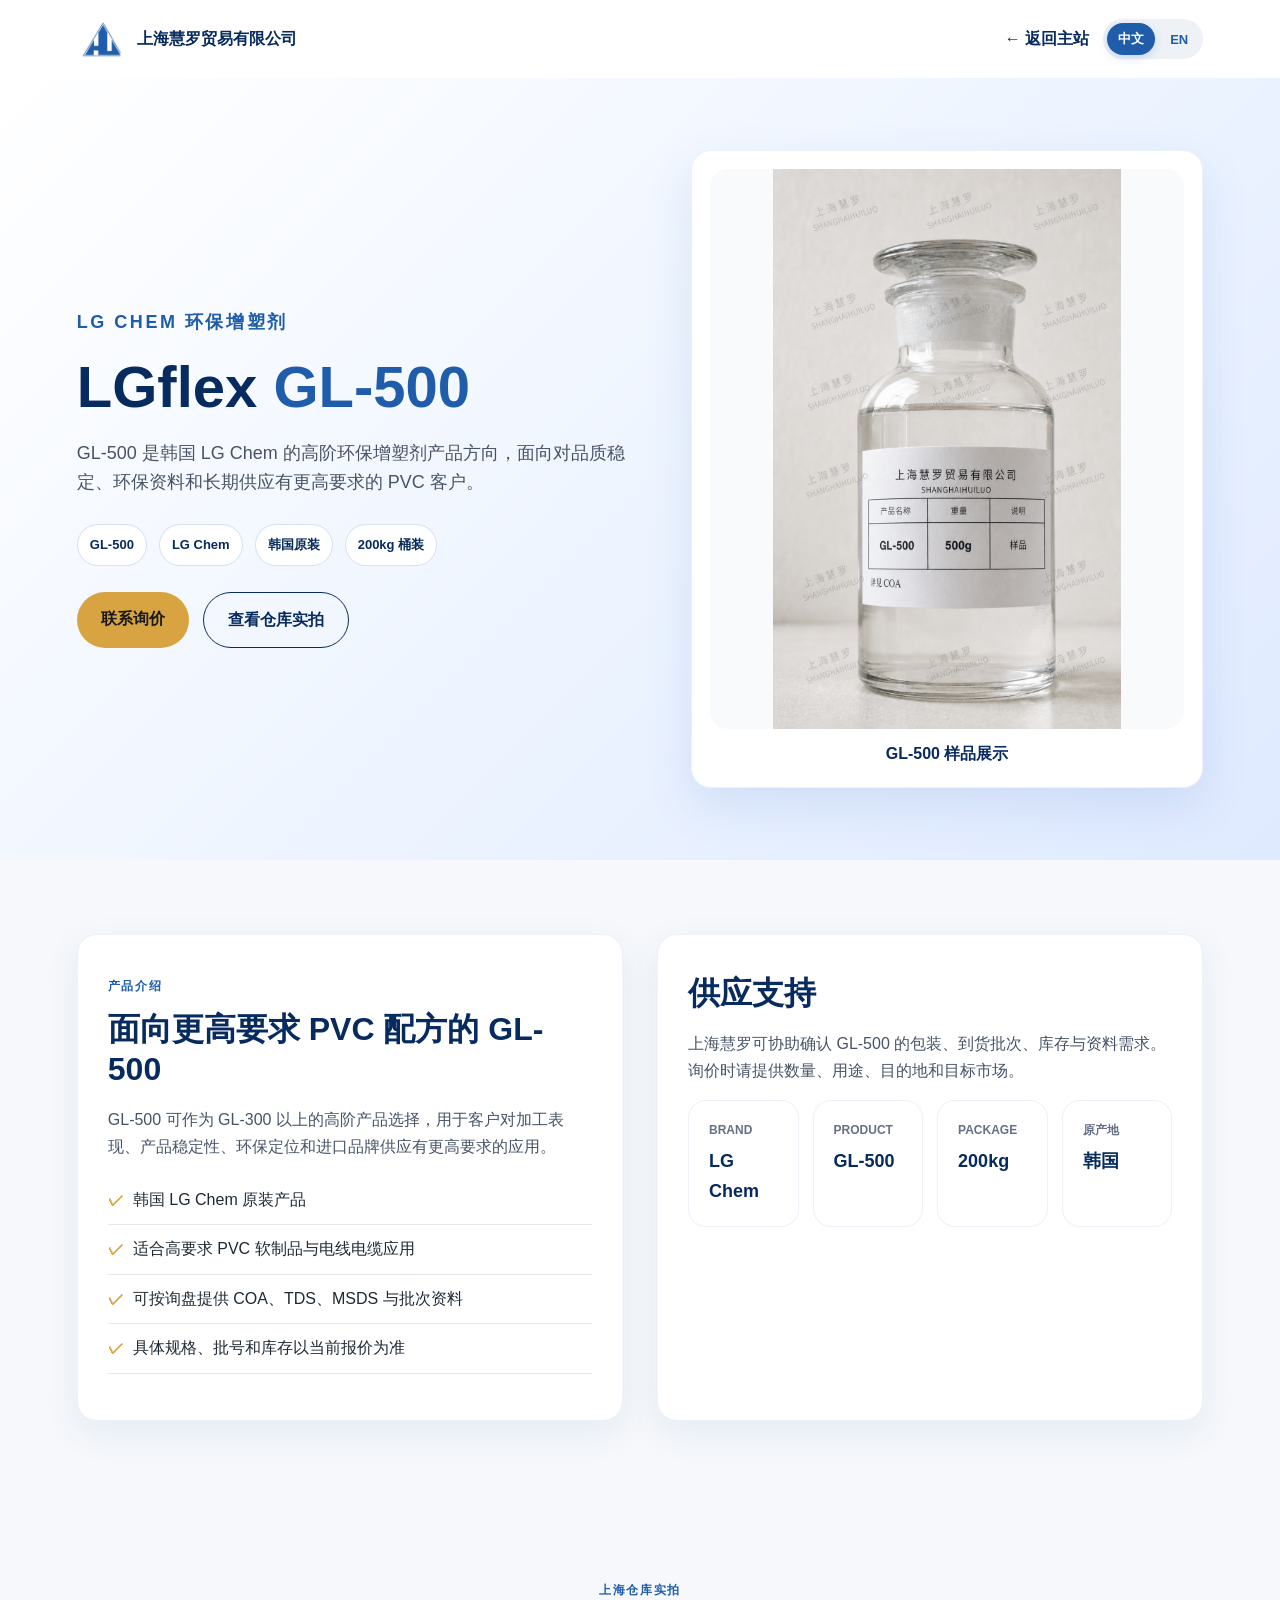
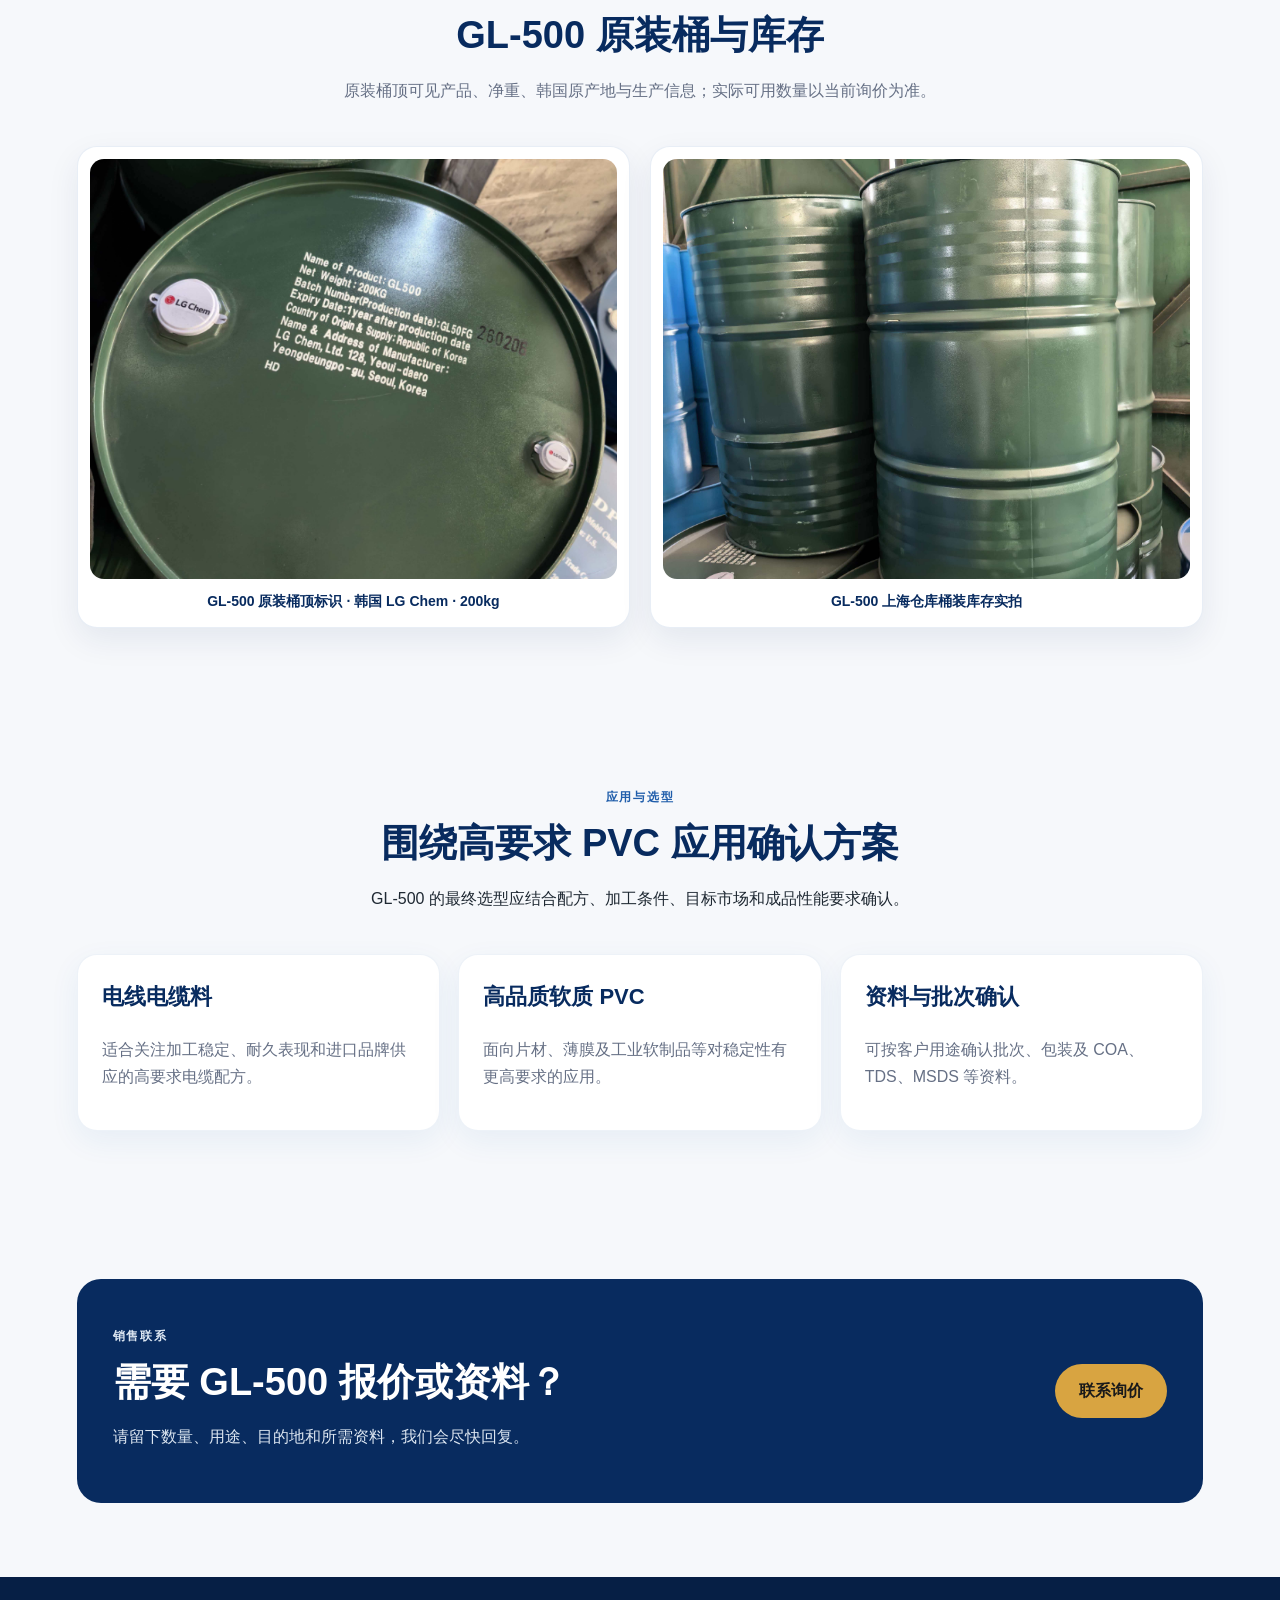
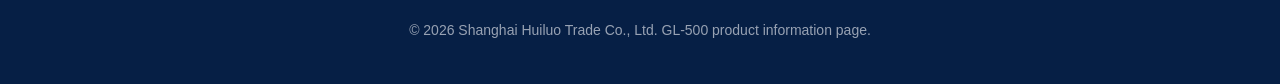
<file: gl500.html>
<!DOCTYPE html>
<html lang="zh-CN">
<head>
  <meta charset="UTF-8" />
  <meta name="viewport" content="width=device-width, initial-scale=1.0" />
  <title>LGflex GL-500 | 上海慧罗贸易有限公司</title>
  <meta name="description" content="上海慧罗 LG Chem GL-500 产品介绍、样品与上海仓库库存实拍。" />
  <link rel="icon" href="assets/huiluo-logo.png" type="image/png" />
  <link rel="stylesheet" href="style.css" />
</head>
<body class="chem-page">
  <header class="chem-top">
    <a class="chem-brand" href="index.html"><img src="assets/huiluo-logo.png" alt="上海慧罗 logo" /><span data-i18n="brand">上海慧罗贸易有限公司</span></a>
    <div class="chem-top-actions"><a class="chem-back" href="index.html#products" data-i18n="back">← 返回主站</a><div class="language-switch" aria-label="Language switcher"><button class="lang-btn active" type="button" data-lang="zh">中文</button><button class="lang-btn" type="button" data-lang="en">EN</button></div></div>
  </header>
  <section class="chem-hero">
    <div>
      <p class="eyebrow dark" data-i18n="hero_eyebrow">LG Chem 环保增塑剂</p>
      <h1 data-i18n="hero_title">LGflex <span>GL-500</span></h1>
      <p data-i18n="hero_text">GL-500 是韩国 LG Chem 的高阶环保增塑剂产品方向，面向对品质稳定、环保资料和长期供应有更高要求的 PVC 客户。</p>
      <div class="chem-badges"><span>GL-500</span><span>LG Chem</span><span data-i18n="badge_1">韩国原装</span><span data-i18n="badge_2">200kg 桶装</span></div>
      <div class="chem-actions"><a class="btn primary" href="index.html#contact" data-i18n="quote_btn">联系询价</a><a class="btn secondary" href="#stock" style="border-color:#082b5f;color:#082b5f" data-i18n="stock_btn">查看仓库实拍</a></div>
    </div>
    <figure class="chem-visual"><img src="assets/products/gl-500-sample.png?v=20260618" alt="GL-500 样品瓶" /><figcaption data-i18n="sample_caption">GL-500 样品展示</figcaption></figure>
  </section>
  <section class="chem-section chem-intro">
    <article class="chem-panel"><p class="eyebrow dark" data-i18n="intro_eyebrow">产品介绍</p><h2 data-i18n="intro_title">面向更高要求 PVC 配方的 GL-500</h2><p data-i18n="intro_text">GL-500 可作为 GL-300 以上的高阶产品选择，用于客户对加工表现、产品稳定性、环保定位和进口品牌供应有更高要求的应用。</p><ul class="chem-list"><li data-i18n="point_1">韩国 LG Chem 原装产品</li><li data-i18n="point_2">适合高要求 PVC 软制品与电线电缆应用</li><li data-i18n="point_3">可按询盘提供 COA、TDS、MSDS 与批次资料</li><li data-i18n="point_4">具体规格、批号和库存以当前报价为准</li></ul></article>
    <article class="chem-panel"><h2 data-i18n="support_title">供应支持</h2><p data-i18n="support_text">上海慧罗可协助确认 GL-500 的包装、到货批次、库存与资料需求。询价时请提供数量、用途、目的地和目标市场。</p><div class="chem-specs"><div class="chem-spec"><span>Brand</span><strong>LG Chem</strong></div><div class="chem-spec"><span>Product</span><strong>GL-500</strong></div><div class="chem-spec"><span>Package</span><strong>200kg</strong></div><div class="chem-spec"><span data-i18n="origin">原产地</span><strong data-i18n="origin_value">韩国</strong></div></div></article>
  </section>
  <section class="chem-section" id="stock"><div class="section-title warehouse-section-title"><p class="eyebrow dark" data-i18n="warehouse_eyebrow">上海仓库实拍</p><h2 data-i18n="warehouse_title">GL-500 原装桶与库存</h2><p data-i18n="warehouse_text">原装桶顶可见产品、净重、韩国原产地与生产信息；实际可用数量以当前询价为准。</p></div><div class="warehouse-gallery"><figure><img src="assets/warehouse/gl500-label.jpg" alt="LG Chem GL-500 原装桶顶标识" /><figcaption data-i18n="label_caption">GL-500 原装桶顶标识 · 韩国 LG Chem · 200kg</figcaption></figure><figure><img src="assets/warehouse/gl500-stock.jpg" alt="GL-500 上海仓库绿色桶装库存" /><figcaption data-i18n="stock_caption">GL-500 上海仓库桶装库存实拍</figcaption></figure></div></section>
  <section class="chem-section"><div class="section-title"><p class="eyebrow dark" data-i18n="features_eyebrow">应用与选型</p><h2 data-i18n="features_title">围绕高要求 PVC 应用确认方案</h2><p data-i18n="features_text">GL-500 的最终选型应结合配方、加工条件、目标市场和成品性能要求确认。</p></div><div class="chem-feature-grid"><article class="chem-feature"><h3 data-i18n="feature_1_title">电线电缆料</h3><p data-i18n="feature_1_text">适合关注加工稳定、耐久表现和进口品牌供应的高要求电缆配方。</p></article><article class="chem-feature"><h3 data-i18n="feature_2_title">高品质软质 PVC</h3><p data-i18n="feature_2_text">面向片材、薄膜及工业软制品等对稳定性有更高要求的应用。</p></article><article class="chem-feature"><h3 data-i18n="feature_3_title">资料与批次确认</h3><p data-i18n="feature_3_text">可按客户用途确认批次、包装及 COA、TDS、MSDS 等资料。</p></article></div></section>
  <section class="chem-section"><div class="chem-quote"><div><p class="eyebrow" data-i18n="quote_eyebrow">销售联系</p><h2 data-i18n="quote_title">需要 GL-500 报价或资料？</h2><p data-i18n="quote_text">请留下数量、用途、目的地和所需资料，我们会尽快回复。</p></div><a class="btn primary" href="index.html#contact" data-i18n="quote_btn">联系询价</a></div></section>
  <footer><p>© 2026 Shanghai Huiluo Trade Co., Ltd. GL-500 product information page.</p></footer>
  <script>
    const translations={zh:{brand:'上海慧罗贸易有限公司',back:'← 返回主站',hero_eyebrow:'LG Chem 环保增塑剂',hero_title:'LGflex <span>GL-500</span>',hero_text:'GL-500 是韩国 LG Chem 的高阶环保增塑剂产品方向，面向对品质稳定、环保资料和长期供应有更高要求的 PVC 客户。',badge_1:'韩国原装',badge_2:'200kg 桶装',quote_btn:'联系询价',stock_btn:'查看仓库实拍',sample_caption:'GL-500 样品展示',intro_eyebrow:'产品介绍',intro_title:'面向更高要求 PVC 配方的 GL-500',intro_text:'GL-500 可作为 GL-300 以上的高阶产品选择，用于客户对加工表现、产品稳定性、环保定位和进口品牌供应有更高要求的应用。',point_1:'韩国 LG Chem 原装产品',point_2:'适合高要求 PVC 软制品与电线电缆应用',point_3:'可按询盘提供 COA、TDS、MSDS 与批次资料',point_4:'具体规格、批号和库存以当前报价为准',support_title:'供应支持',support_text:'上海慧罗可协助确认 GL-500 的包装、到货批次、库存与资料需求。询价时请提供数量、用途、目的地和目标市场。',origin:'原产地',origin_value:'韩国',warehouse_eyebrow:'上海仓库实拍',warehouse_title:'GL-500 原装桶与库存',warehouse_text:'原装桶顶可见产品、净重、韩国原产地与生产信息；实际可用数量以当前询价为准。',label_caption:'GL-500 原装桶顶标识 · 韩国 LG Chem · 200kg',stock_caption:'GL-500 上海仓库桶装库存实拍',features_eyebrow:'应用与选型',features_title:'围绕高要求 PVC 应用确认方案',features_text:'GL-500 的最终选型应结合配方、加工条件、目标市场和成品性能要求确认。',feature_1_title:'电线电缆料',feature_1_text:'适合关注加工稳定、耐久表现和进口品牌供应的高要求电缆配方。',feature_2_title:'高品质软质 PVC',feature_2_text:'面向片材、薄膜及工业软制品等对稳定性有更高要求的应用。',feature_3_title:'资料与批次确认',feature_3_text:'可按客户用途确认批次、包装及 COA、TDS、MSDS 等资料。',quote_eyebrow:'销售联系',quote_title:'需要 GL-500 报价或资料？',quote_text:'请留下数量、用途、目的地和所需资料，我们会尽快回复。'},en:{brand:'Shanghai Huiluo Trade Co., Ltd.',back:'← Back to Main Site',hero_eyebrow:'LG Chem Eco-Oriented Plasticizer',hero_title:'LGflex <span>GL-500</span>',hero_text:'GL-500 is a higher-grade LG Chem plasticizer option from Korea for PVC customers with demanding requirements for consistency, environmental documentation and reliable supply.',badge_1:'Original Korean Product',badge_2:'200kg Drums',quote_btn:'Contact Sales',stock_btn:'View Warehouse Photos',sample_caption:'GL-500 sample display',intro_eyebrow:'Product Overview',intro_title:'GL-500 for demanding PVC formulations',intro_text:'GL-500 is positioned above GL-300 for applications requiring higher processing performance, product consistency, eco-oriented positioning and imported-brand supply.',point_1:'Original LG Chem product from Korea',point_2:'For demanding flexible PVC and cable compound applications',point_3:'COA, TDS, MSDS and batch documents available upon inquiry',point_4:'Specifications, batch and stock are subject to current quotation',support_title:'Supply Support',support_text:'Shanghai Huiluo can help confirm packaging, arrival batch, stock and document requirements. Please provide quantity, application, destination and target market.',origin:'Origin',origin_value:'Korea',warehouse_eyebrow:'Shanghai Warehouse Photos',warehouse_title:'GL-500 Original Drums & Stock',warehouse_text:'The original drum top shows product, net weight, Korean origin and production information. Available quantity is subject to current inquiry.',label_caption:'GL-500 original drum marking / LG Chem Korea / 200kg',stock_caption:'GL-500 drum stock in Shanghai warehouse',features_eyebrow:'Applications & Selection',features_title:'Confirm the solution for demanding PVC applications',features_text:'Final GL-500 selection should consider formulation, processing conditions, target market and finished-product requirements.',feature_1_title:'Wire & Cable Compounds',feature_1_text:'For demanding cable formulations focused on processing consistency, durability and imported-brand supply.',feature_2_title:'Premium Flexible PVC',feature_2_text:'For sheets, films and industrial flexible goods requiring higher consistency.',feature_3_title:'Documents & Batch Confirmation',feature_3_text:'Batch, packaging, COA, TDS and MSDS can be confirmed according to application.',quote_eyebrow:'Contact Sales',quote_title:'Need GL-500 quotation or documents?',quote_text:'Please leave quantity, application, destination and required documents. We will reply shortly.'}};
    function setLanguage(lang){const d=translations[lang]||translations.zh;document.documentElement.lang=lang==='zh'?'zh-CN':'en';document.querySelectorAll('[data-i18n]').forEach(el=>{const k=el.getAttribute('data-i18n');if(d[k])el.innerHTML=d[k]});document.querySelectorAll('.lang-btn').forEach(b=>b.classList.toggle('active',b.dataset.lang===lang));localStorage.setItem('shhl_language',lang)}document.querySelectorAll('.lang-btn').forEach(b=>b.addEventListener('click',()=>setLanguage(b.dataset.lang)));setLanguage(localStorage.getItem('shhl_language')||'zh');
  </script>
</body>
</html>
</file>
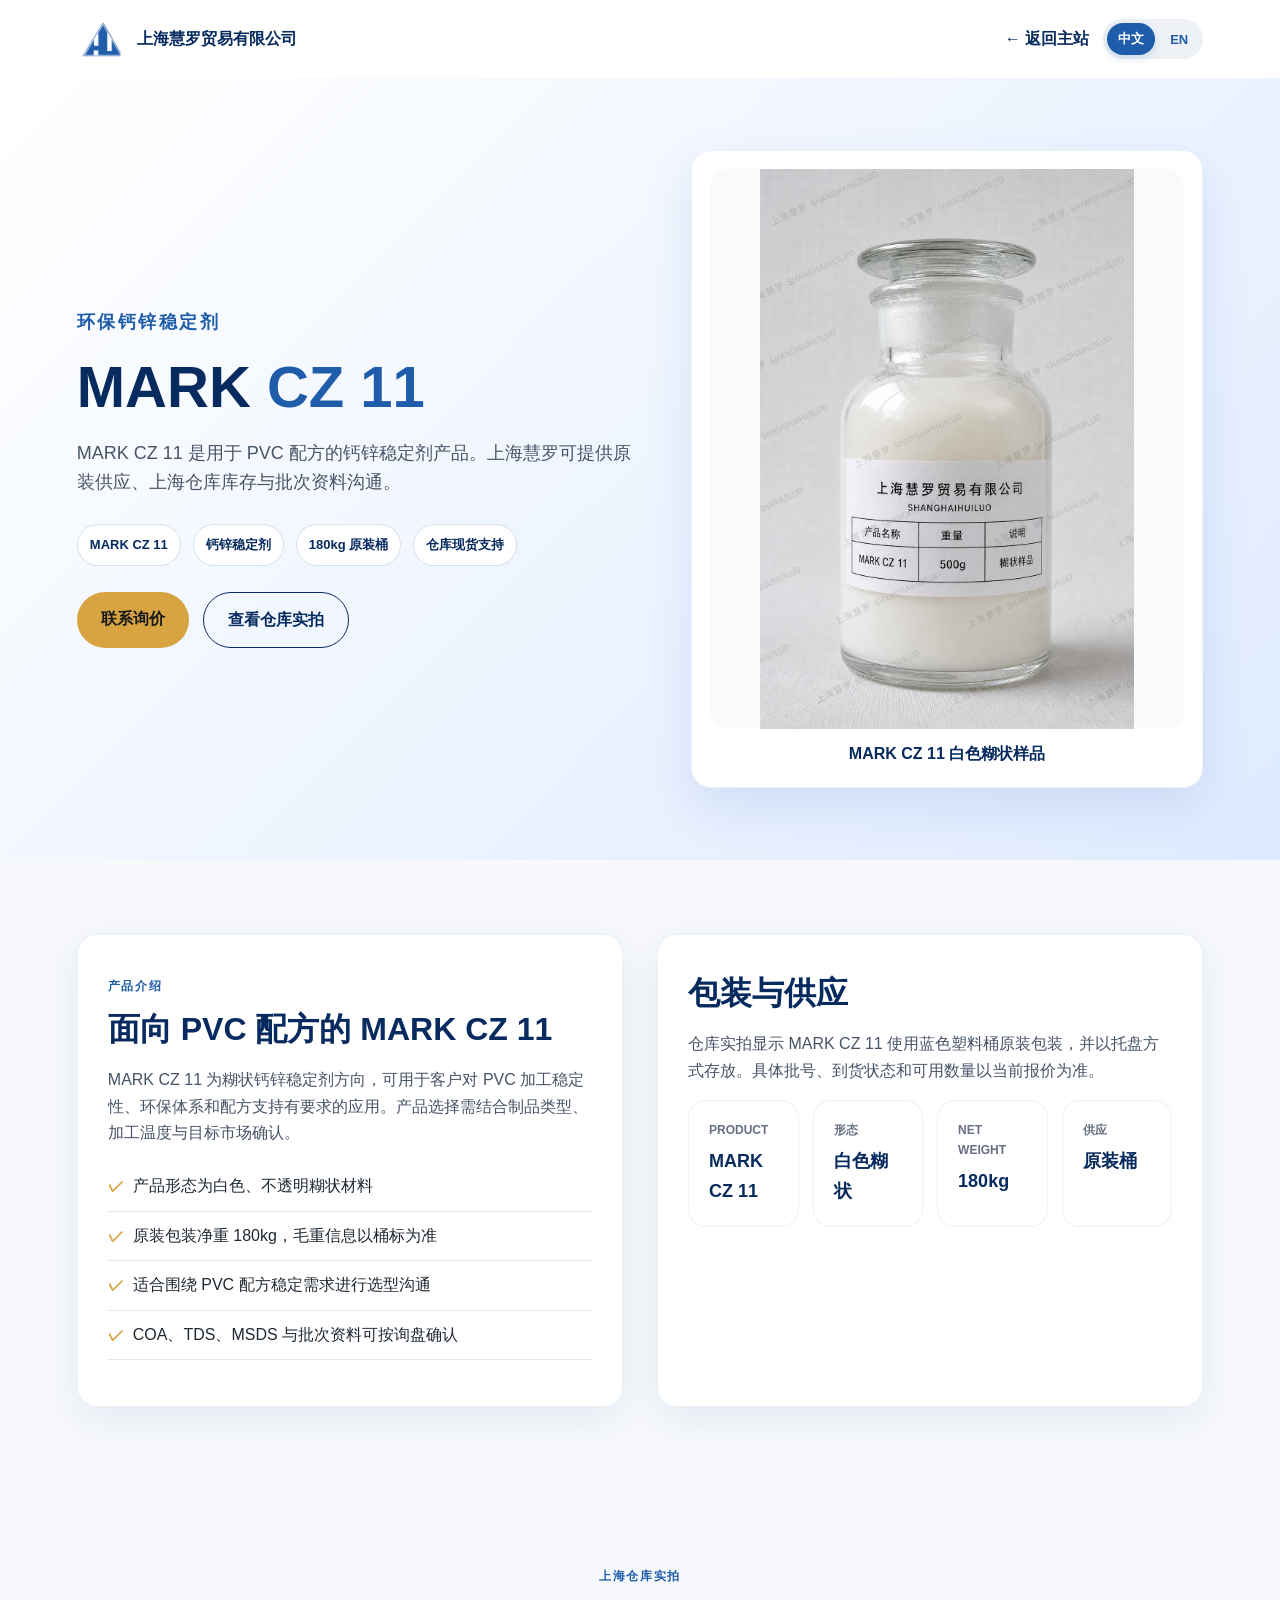
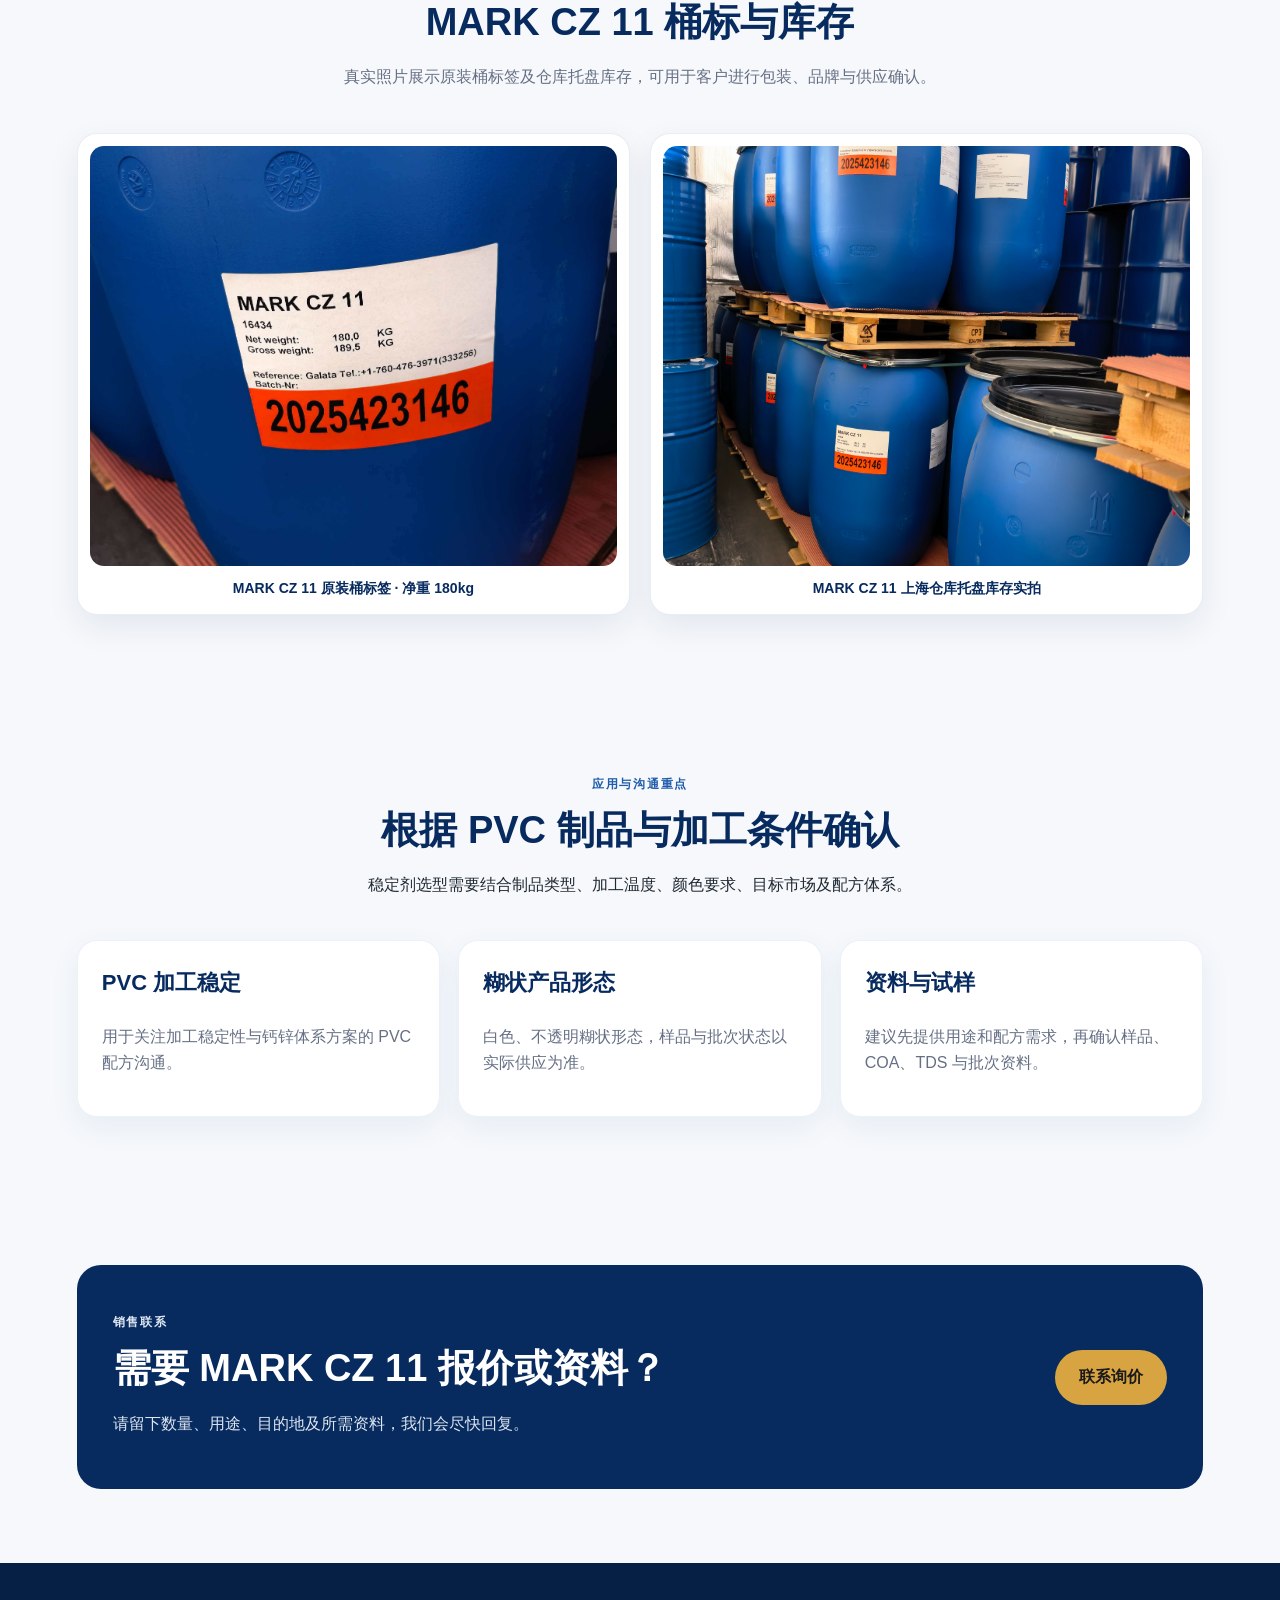
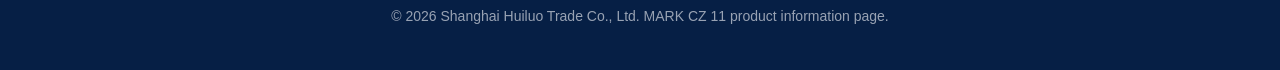
<file: mark-cz11.html>
<!DOCTYPE html>
<html lang="zh-CN">
<head>
  <meta charset="UTF-8" />
  <meta name="viewport" content="width=device-width, initial-scale=1.0" />
  <title>MARK CZ 11 | 上海慧罗贸易有限公司</title>
  <meta name="description" content="上海慧罗 MARK CZ 11 环保钙锌稳定剂产品介绍、样品与仓库实拍。" />
  <link rel="icon" href="assets/huiluo-logo.png" type="image/png" />
  <link rel="stylesheet" href="style.css" />
</head>
<body class="chem-page">
  <header class="chem-top"><a class="chem-brand" href="index.html"><img src="assets/huiluo-logo.png" alt="上海慧罗 logo" /><span data-i18n="brand">上海慧罗贸易有限公司</span></a><div class="chem-top-actions"><a class="chem-back" href="index.html#products" data-i18n="back">← 返回主站</a><div class="language-switch" aria-label="Language switcher"><button class="lang-btn active" type="button" data-lang="zh">中文</button><button class="lang-btn" type="button" data-lang="en">EN</button></div></div></header>
  <section class="chem-hero"><div><p class="eyebrow dark" data-i18n="hero_eyebrow">环保钙锌稳定剂</p><h1 data-i18n="hero_title">MARK <span>CZ 11</span></h1><p data-i18n="hero_text">MARK CZ 11 是用于 PVC 配方的钙锌稳定剂产品。上海慧罗可提供原装供应、上海仓库库存与批次资料沟通。</p><div class="chem-badges"><span>MARK CZ 11</span><span data-i18n="badge_1">钙锌稳定剂</span><span data-i18n="badge_2">180kg 原装桶</span><span data-i18n="badge_3">仓库现货支持</span></div><div class="chem-actions"><a class="btn primary" href="index.html#contact" data-i18n="quote_btn">联系询价</a><a class="btn secondary" href="#stock" style="border-color:#082b5f;color:#082b5f" data-i18n="stock_btn">查看仓库实拍</a></div></div><figure class="chem-visual"><img src="assets/products/mark-cz11-sample.png?v=006ce8b" alt="MARK CZ 11 白色糊状样品" /><figcaption data-i18n="sample_caption">MARK CZ 11 白色糊状样品</figcaption></figure></section>
  <section class="chem-section chem-intro"><article class="chem-panel"><p class="eyebrow dark" data-i18n="intro_eyebrow">产品介绍</p><h2 data-i18n="intro_title">面向 PVC 配方的 MARK CZ 11</h2><p data-i18n="intro_text">MARK CZ 11 为糊状钙锌稳定剂方向，可用于客户对 PVC 加工稳定性、环保体系和配方支持有要求的应用。产品选择需结合制品类型、加工温度与目标市场确认。</p><ul class="chem-list"><li data-i18n="point_1">产品形态为白色、不透明糊状材料</li><li data-i18n="point_2">原装包装净重 180kg，毛重信息以桶标为准</li><li data-i18n="point_3">适合围绕 PVC 配方稳定需求进行选型沟通</li><li data-i18n="point_4">COA、TDS、MSDS 与批次资料可按询盘确认</li></ul></article><article class="chem-panel"><h2 data-i18n="support_title">包装与供应</h2><p data-i18n="support_text">仓库实拍显示 MARK CZ 11 使用蓝色塑料桶原装包装，并以托盘方式存放。具体批号、到货状态和可用数量以当前报价为准。</p><div class="chem-specs"><div class="chem-spec"><span>Product</span><strong>MARK CZ 11</strong></div><div class="chem-spec"><span data-i18n="form">形态</span><strong data-i18n="form_value">白色糊状</strong></div><div class="chem-spec"><span>Net Weight</span><strong>180kg</strong></div><div class="chem-spec"><span data-i18n="supply">供应</span><strong data-i18n="supply_value">原装桶</strong></div></div></article></section>
  <section class="chem-section" id="stock"><div class="section-title warehouse-section-title"><p class="eyebrow dark" data-i18n="warehouse_eyebrow">上海仓库实拍</p><h2 data-i18n="warehouse_title">MARK CZ 11 桶标与库存</h2><p data-i18n="warehouse_text">真实照片展示原装桶标签及仓库托盘库存，可用于客户进行包装、品牌与供应确认。</p></div><div class="warehouse-gallery"><figure><img src="assets/warehouse/mark-cz11-label.jpg" alt="MARK CZ 11 原装桶标签" /><figcaption data-i18n="label_caption">MARK CZ 11 原装桶标签 · 净重 180kg</figcaption></figure><figure><img src="assets/warehouse/mark-cz11-stock.jpg" alt="MARK CZ 11 上海仓库库存" /><figcaption data-i18n="stock_caption">MARK CZ 11 上海仓库托盘库存实拍</figcaption></figure></div></section>
  <section class="chem-section"><div class="section-title"><p class="eyebrow dark" data-i18n="features_eyebrow">应用与沟通重点</p><h2 data-i18n="features_title">根据 PVC 制品与加工条件确认</h2><p data-i18n="features_text">稳定剂选型需要结合制品类型、加工温度、颜色要求、目标市场及配方体系。</p></div><div class="chem-feature-grid"><article class="chem-feature"><h3 data-i18n="feature_1_title">PVC 加工稳定</h3><p data-i18n="feature_1_text">用于关注加工稳定性与钙锌体系方案的 PVC 配方沟通。</p></article><article class="chem-feature"><h3 data-i18n="feature_2_title">糊状产品形态</h3><p data-i18n="feature_2_text">白色、不透明糊状形态，样品与批次状态以实际供应为准。</p></article><article class="chem-feature"><h3 data-i18n="feature_3_title">资料与试样</h3><p data-i18n="feature_3_text">建议先提供用途和配方需求，再确认样品、COA、TDS 与批次资料。</p></article></div></section>
  <section class="chem-section"><div class="chem-quote"><div><p class="eyebrow" data-i18n="quote_eyebrow">销售联系</p><h2 data-i18n="quote_title">需要 MARK CZ 11 报价或资料？</h2><p data-i18n="quote_text">请留下数量、用途、目的地及所需资料，我们会尽快回复。</p></div><a class="btn primary" href="index.html#contact" data-i18n="quote_btn">联系询价</a></div></section>
  <footer><p>© 2026 Shanghai Huiluo Trade Co., Ltd. MARK CZ 11 product information page.</p></footer>
  <script>
    const translations={zh:{brand:'上海慧罗贸易有限公司',back:'← 返回主站',hero_eyebrow:'环保钙锌稳定剂',hero_title:'MARK <span>CZ 11</span>',hero_text:'MARK CZ 11 是用于 PVC 配方的钙锌稳定剂产品。上海慧罗可提供原装供应、上海仓库库存与批次资料沟通。',badge_1:'钙锌稳定剂',badge_2:'180kg 原装桶',badge_3:'仓库现货支持',quote_btn:'联系询价',stock_btn:'查看仓库实拍',sample_caption:'MARK CZ 11 白色糊状样品',intro_eyebrow:'产品介绍',intro_title:'面向 PVC 配方的 MARK CZ 11',intro_text:'MARK CZ 11 为糊状钙锌稳定剂方向，可用于客户对 PVC 加工稳定性、环保体系和配方支持有要求的应用。产品选择需结合制品类型、加工温度与目标市场确认。',point_1:'产品形态为白色、不透明糊状材料',point_2:'原装包装净重 180kg，毛重信息以桶标为准',point_3:'适合围绕 PVC 配方稳定需求进行选型沟通',point_4:'COA、TDS、MSDS 与批次资料可按询盘确认',support_title:'包装与供应',support_text:'仓库实拍显示 MARK CZ 11 使用蓝色塑料桶原装包装，并以托盘方式存放。具体批号、到货状态和可用数量以当前报价为准。',form:'形态',form_value:'白色糊状',supply:'供应',supply_value:'原装桶',warehouse_eyebrow:'上海仓库实拍',warehouse_title:'MARK CZ 11 桶标与库存',warehouse_text:'真实照片展示原装桶标签及仓库托盘库存，可用于客户进行包装、品牌与供应确认。',label_caption:'MARK CZ 11 原装桶标签 · 净重 180kg',stock_caption:'MARK CZ 11 上海仓库托盘库存实拍',features_eyebrow:'应用与沟通重点',features_title:'根据 PVC 制品与加工条件确认',features_text:'稳定剂选型需要结合制品类型、加工温度、颜色要求、目标市场及配方体系。',feature_1_title:'PVC 加工稳定',feature_1_text:'用于关注加工稳定性与钙锌体系方案的 PVC 配方沟通。',feature_2_title:'糊状产品形态',feature_2_text:'白色、不透明糊状形态，样品与批次状态以实际供应为准。',feature_3_title:'资料与试样',feature_3_text:'建议先提供用途和配方需求，再确认样品、COA、TDS 与批次资料。',quote_eyebrow:'销售联系',quote_title:'需要 MARK CZ 11 报价或资料？',quote_text:'请留下数量、用途、目的地及所需资料，我们会尽快回复。'},en:{brand:'Shanghai Huiluo Trade Co., Ltd.',back:'← Back to Main Site',hero_eyebrow:'Calcium-Zinc Stabilizer',hero_title:'MARK <span>CZ 11</span>',hero_text:'MARK CZ 11 is a calcium-zinc stabilizer for PVC formulations. Shanghai Huiluo supports original packaging, Shanghai warehouse stock and batch-document communication.',badge_1:'Calcium-Zinc Stabilizer',badge_2:'180kg Original Drums',badge_3:'Warehouse Supply Support',quote_btn:'Contact Sales',stock_btn:'View Warehouse Photos',sample_caption:'MARK CZ 11 white opaque paste sample',intro_eyebrow:'Product Overview',intro_title:'MARK CZ 11 for PVC formulations',intro_text:'MARK CZ 11 is a paste-type calcium-zinc stabilizer option for customers focused on PVC processing stability, eco-oriented systems and formulation support. Selection should be confirmed by product type, processing temperature and target market.',point_1:'White, opaque paste-type material',point_2:'Original package net weight is 180kg; gross weight is subject to the drum label',point_3:'For PVC formulation stabilization requirements',point_4:'COA, TDS, MSDS and batch documents available upon inquiry',support_title:'Packaging & Supply',support_text:'Warehouse photos show MARK CZ 11 in original blue plastic drums stored on pallets. Batch, arrival status and available quantity are subject to current quotation.',form:'Form',form_value:'White Paste',supply:'Supply',supply_value:'Original Drums',warehouse_eyebrow:'Shanghai Warehouse Photos',warehouse_title:'MARK CZ 11 Drum Label & Stock',warehouse_text:'Actual photos show the original drum label and pallet stock for packaging, brand and supply confirmation.',label_caption:'MARK CZ 11 original drum label / net 180kg',stock_caption:'MARK CZ 11 pallet stock in Shanghai warehouse',features_eyebrow:'Applications & Key Requirements',features_title:'Confirm by PVC product and processing conditions',features_text:'Stabilizer selection should consider product type, processing temperature, color requirements, target market and formulation system.',feature_1_title:'PVC Processing Stability',feature_1_text:'For PVC formulations focused on processing stability and calcium-zinc systems.',feature_2_title:'Paste-Type Form',feature_2_text:'White, opaque paste form; sample and batch condition are subject to actual supply.',feature_3_title:'Documents & Samples',feature_3_text:'Please provide application and formulation needs before confirming samples, COA, TDS and batch documents.',quote_eyebrow:'Contact Sales',quote_title:'Need MARK CZ 11 quotation or documents?',quote_text:'Please leave quantity, application, destination and required documents. We will reply shortly.'}};
    function setLanguage(lang){const d=translations[lang]||translations.zh;document.documentElement.lang=lang==='zh'?'zh-CN':'en';document.querySelectorAll('[data-i18n]').forEach(el=>{const k=el.getAttribute('data-i18n');if(d[k])el.innerHTML=d[k]});document.querySelectorAll('.lang-btn').forEach(b=>b.classList.toggle('active',b.dataset.lang===lang));localStorage.setItem('shhl_language',lang)}document.querySelectorAll('.lang-btn').forEach(b=>b.addEventListener('click',()=>setLanguage(b.dataset.lang)));setLanguage(localStorage.getItem('shhl_language')||'zh');
  </script>
</body>
</html>
</file>
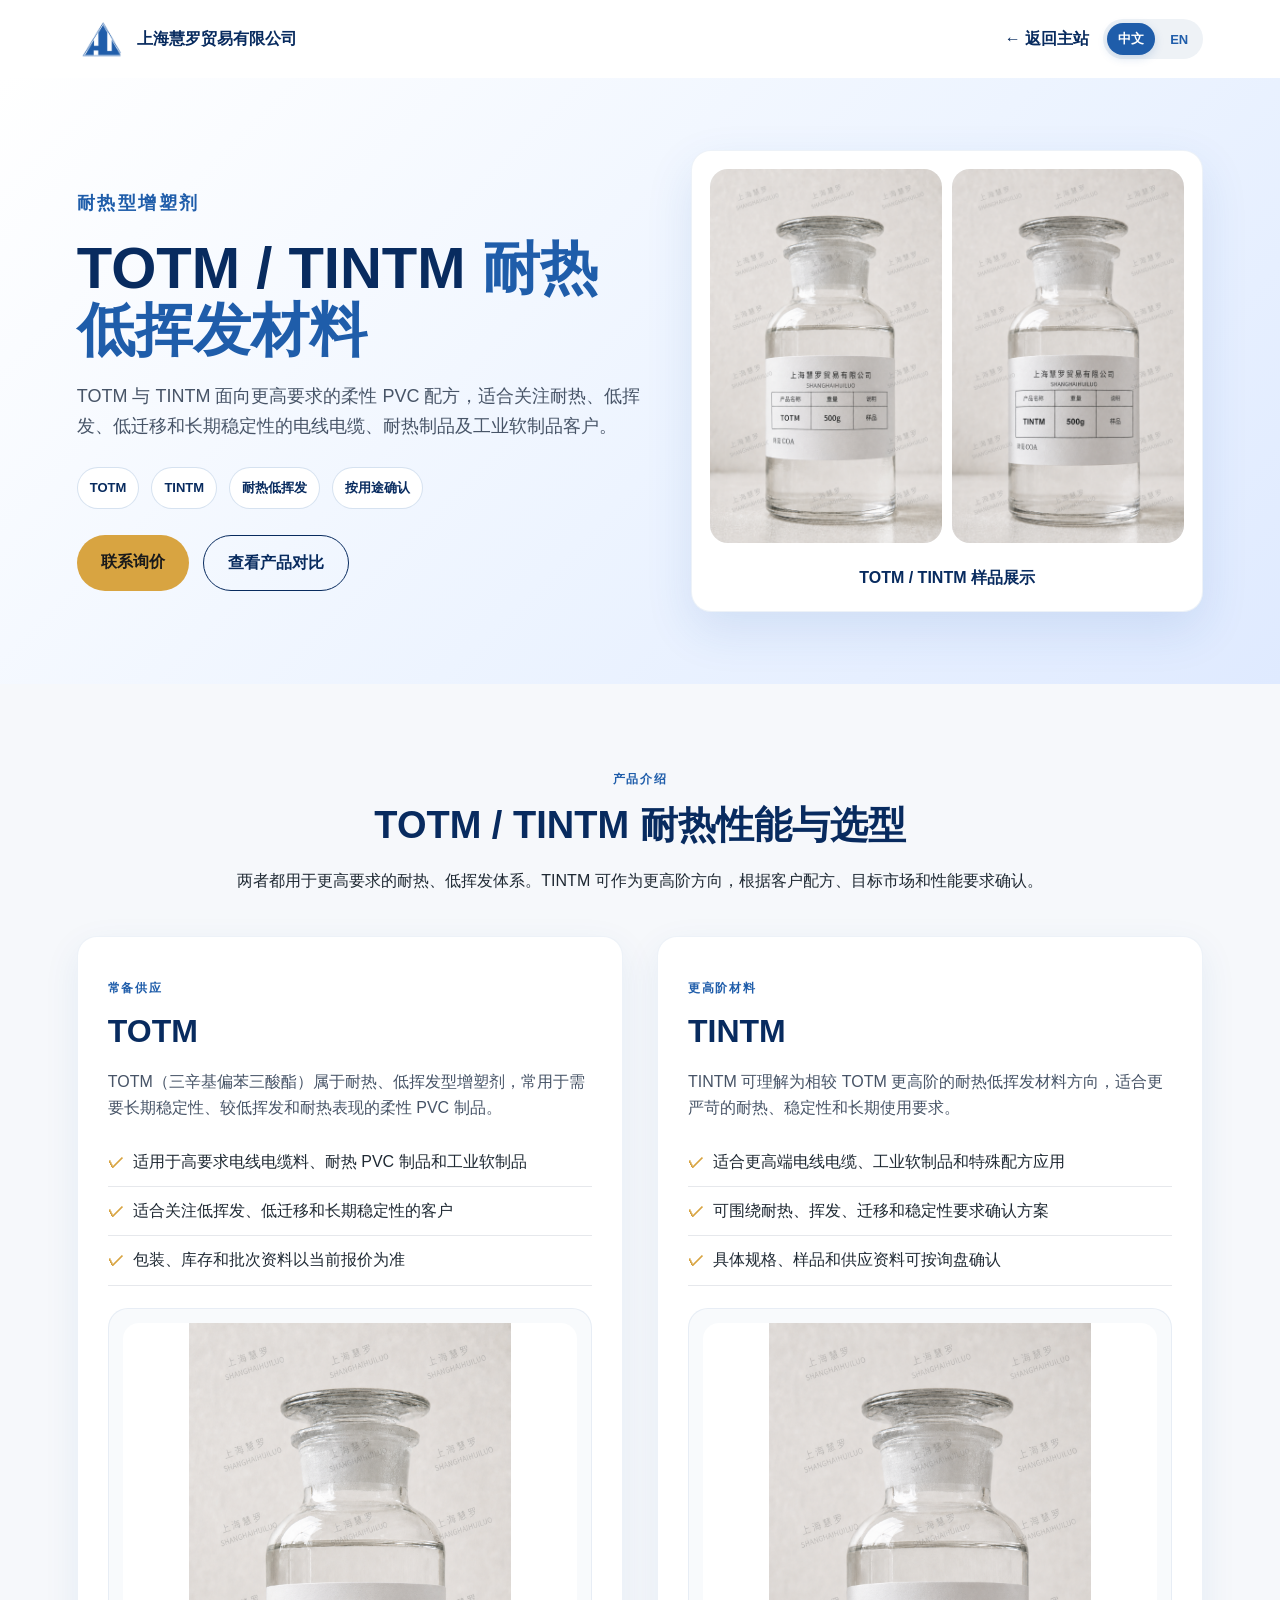
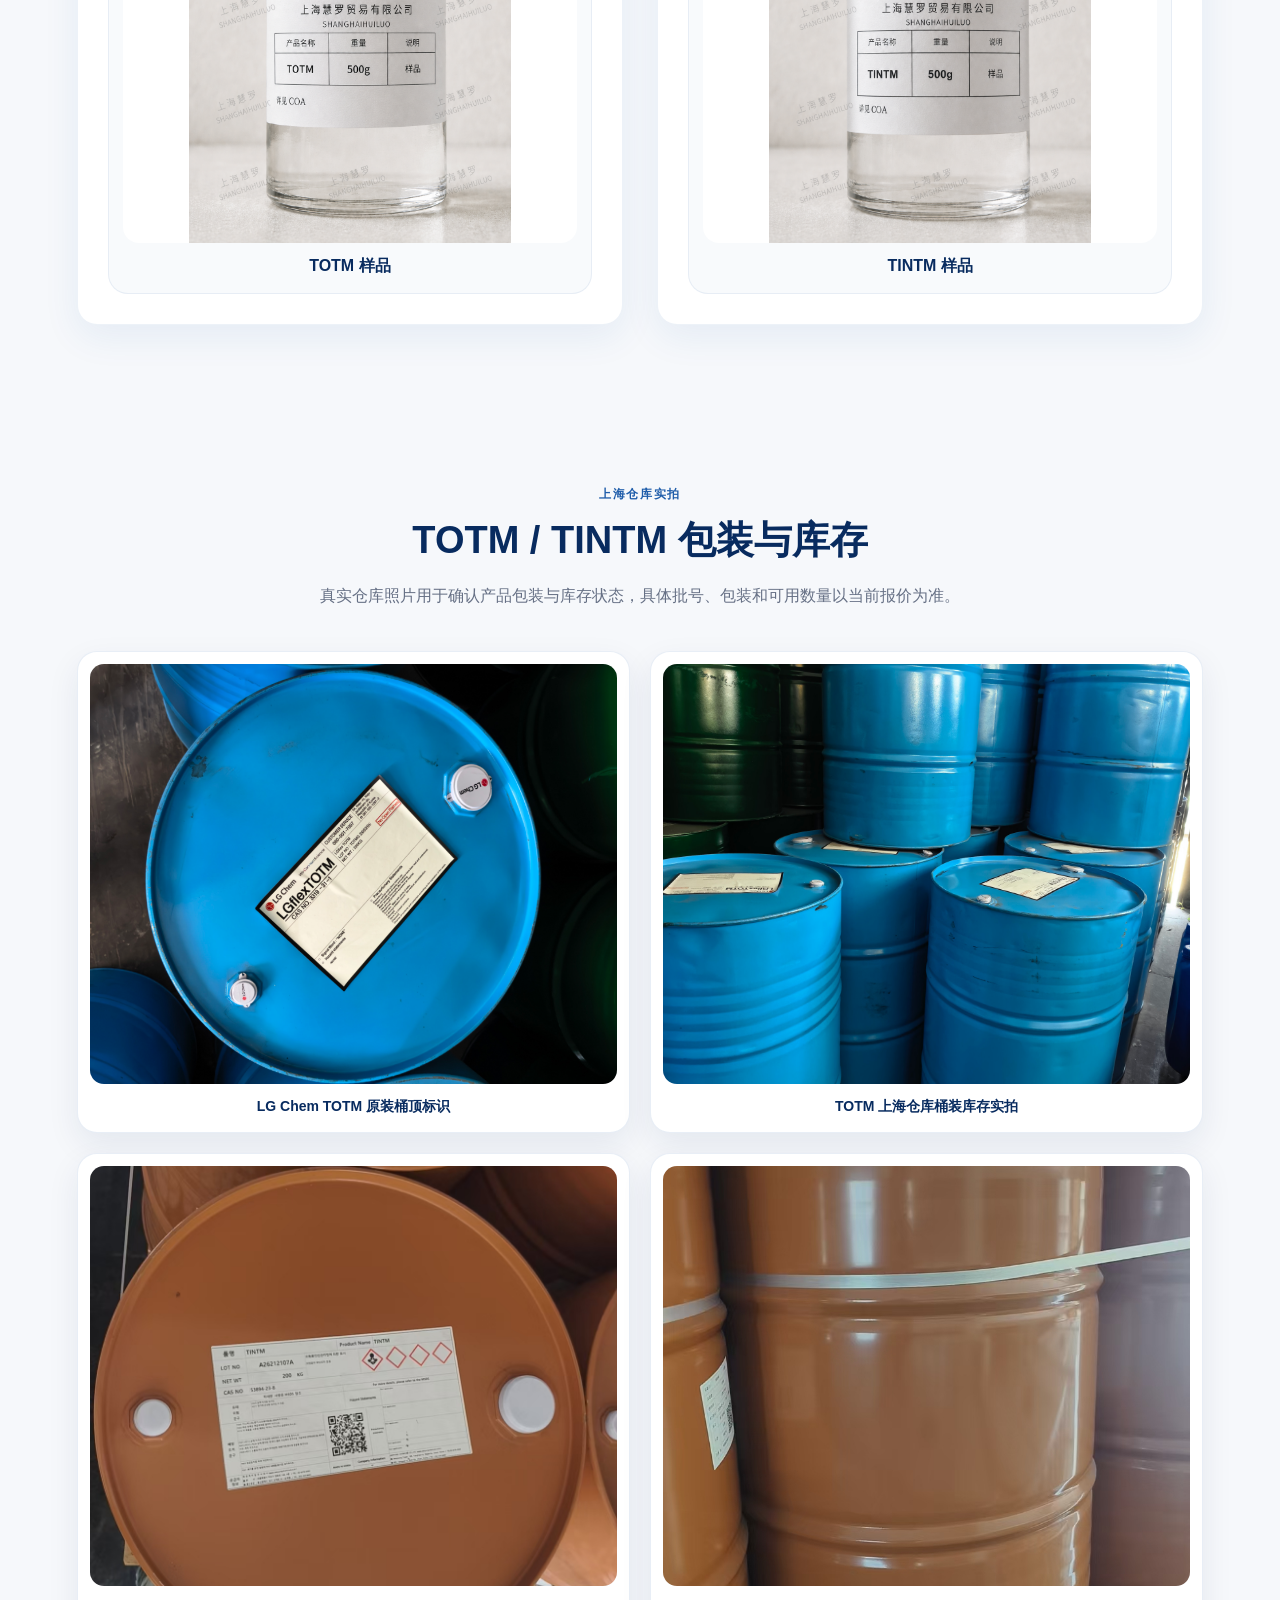
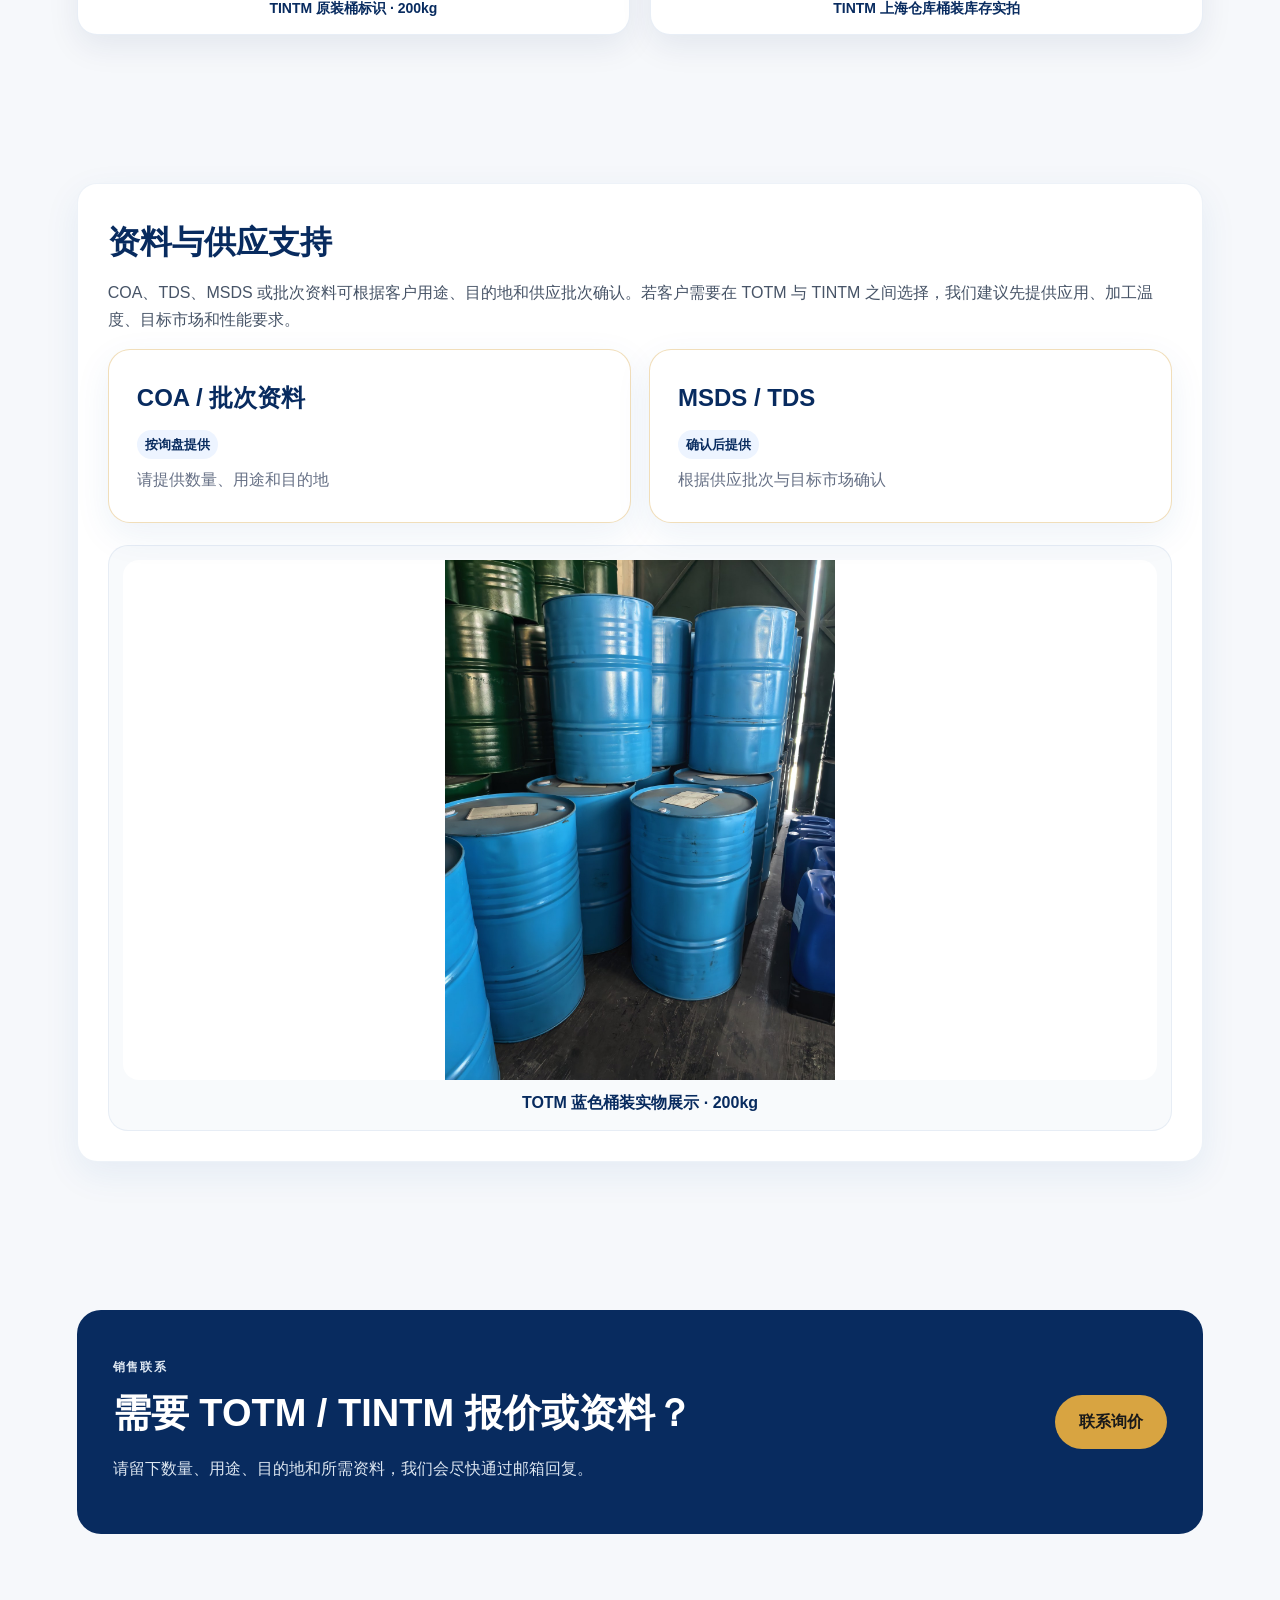
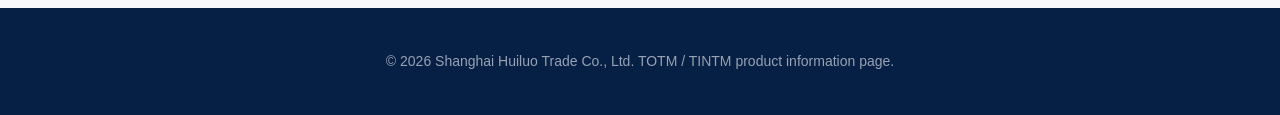
<file: totm.html>
<!DOCTYPE html>
<html lang="zh-CN">
<head>
  <meta charset="UTF-8" />
  <meta name="viewport" content="width=device-width, initial-scale=1.0" />
  <title>TOTM / TINTM | 上海慧罗贸易有限公司</title>
  <meta name="description" content="上海慧罗 TOTM / TINTM 产品介绍，面向耐高温、低挥发、长期稳定 PVC 电缆料和耐热制品应用。" />
  <link rel="icon" href="assets/huiluo-logo.png" type="image/png" />
  <link rel="stylesheet" href="style.css" />
</head>
<body class="chem-page">
  <header class="chem-top">
    <a class="chem-brand" href="index.html"><img src="assets/huiluo-logo.png" alt="上海慧罗 logo" /><span data-i18n="brand">上海慧罗贸易有限公司</span></a>
    <div class="chem-top-actions">
      <a class="chem-back" href="index.html#products" data-i18n="back">← 返回主站</a>
      <div class="language-switch" aria-label="Language switcher"><button class="lang-btn active" type="button" data-lang="zh">中文</button><button class="lang-btn" type="button" data-lang="en">EN</button></div>
    </div>
  </header>

  <section class="chem-hero">
    <div>
      <p class="eyebrow dark" data-i18n="hero_eyebrow">耐热型增塑剂</p>
      <h1 data-i18n="hero_title">TOTM / TINTM <span>耐热低挥发材料</span></h1>
      <p data-i18n="hero_text">TOTM 与 TINTM 面向更高要求的柔性 PVC 配方，适合关注耐热、低挥发、低迁移和长期稳定性的电线电缆、耐热制品及工业软制品客户。</p>
      <div class="chem-badges"><span>TOTM</span><span>TINTM</span><span data-i18n="badge_1">耐热低挥发</span><span data-i18n="badge_2">按用途确认</span></div>
      <div class="chem-actions"><a class="btn primary" href="index.html#contact" data-i18n="quote_btn">联系询价</a><a class="btn secondary" href="#compare" style="border-color:#082b5f;color:#082b5f" data-i18n="compare_btn">查看产品对比</a></div>
    </div>
    <figure class="chem-visual product-media-pair"><img src="assets/products/totm-sample.png?v=20260618" alt="TOTM 样品" /><img src="assets/products/tintm-sample.png?v=20260618" alt="TINTM 样品" /><figcaption data-i18n="hero_visual_caption">TOTM / TINTM 样品展示</figcaption></figure>
  </section>

  <section class="chem-section" id="compare">
    <div class="section-title">
      <p class="eyebrow dark" data-i18n="compare_eyebrow">产品介绍</p>
      <h2 data-i18n="compare_title">TOTM / TINTM 耐热性能与选型</h2>
      <p data-i18n="compare_text">两者都用于更高要求的耐热、低挥发体系。TINTM 可作为更高阶方向，根据客户配方、目标市场和性能要求确认。</p>
    </div>
    <div class="chem-intro">
      <article class="chem-panel">
        <p class="eyebrow dark" data-i18n="totm_eyebrow">常备供应</p>
        <h2>TOTM</h2>
        <p data-i18n="totm_text">TOTM（三辛基偏苯三酸酯）属于耐热、低挥发型增塑剂，常用于需要长期稳定性、较低挥发和耐热表现的柔性 PVC 制品。</p>
        <ul class="chem-list">
          <li data-i18n="totm_point_1">适用于高要求电线电缆料、耐热 PVC 制品和工业软制品</li>
          <li data-i18n="totm_point_2">适合关注低挥发、低迁移和长期稳定性的客户</li>
          <li data-i18n="totm_point_3">包装、库存和批次资料以当前报价为准</li>
        </ul>
        <figure class="chem-photo"><img src="assets/products/totm-sample.png?v=20260618" alt="TOTM 样品" /><figcaption data-i18n="totm_caption">TOTM 样品</figcaption></figure>
      </article>
      <article class="chem-panel">
        <p class="eyebrow dark" data-i18n="tintm_eyebrow">更高阶材料</p>
        <h2>TINTM</h2>
        <p data-i18n="tintm_text">TINTM 可理解为相较 TOTM 更高阶的耐热低挥发材料方向，适合更严苛的耐热、稳定性和长期使用要求。</p>
        <ul class="chem-list">
          <li data-i18n="tintm_point_1">适合更高端电线电缆、工业软制品和特殊配方应用</li>
          <li data-i18n="tintm_point_2">可围绕耐热、挥发、迁移和稳定性要求确认方案</li>
          <li data-i18n="tintm_point_3">具体规格、样品和供应资料可按询盘确认</li>
        </ul>
        <figure class="chem-photo"><img src="assets/products/tintm-sample.png?v=20260618" alt="TINTM 样品" /><figcaption data-i18n="tintm_caption">TINTM 样品</figcaption></figure>
      </article>
    </div>
  </section>

  <section class="chem-section">
    <div class="section-title warehouse-section-title">
      <p class="eyebrow dark" data-i18n="warehouse_eyebrow">上海仓库实拍</p>
      <h2 data-i18n="warehouse_title">TOTM / TINTM 包装与库存</h2>
      <p data-i18n="warehouse_text">真实仓库照片用于确认产品包装与库存状态，具体批号、包装和可用数量以当前报价为准。</p>
    </div>
    <div class="warehouse-gallery">
      <figure><img src="assets/warehouse/totm-label.jpg" alt="LG Chem TOTM 原装桶标识" /><figcaption data-i18n="totm_label_caption">LG Chem TOTM 原装桶顶标识</figcaption></figure>
      <figure><img src="assets/warehouse/totm-stock.jpg" alt="TOTM 上海仓库桶装库存" /><figcaption data-i18n="totm_stock_caption">TOTM 上海仓库桶装库存实拍</figcaption></figure>
      <figure><img src="assets/warehouse/tintm-label.jpg" alt="TINTM 原装桶标识" /><figcaption data-i18n="tintm_label_caption">TINTM 原装桶标识 · 200kg</figcaption></figure>
      <figure><img src="assets/warehouse/tintm-stock.jpg" alt="TINTM 上海仓库桶装库存" /><figcaption data-i18n="tintm_stock_caption">TINTM 上海仓库桶装库存实拍</figcaption></figure>
    </div>
  </section>

  <section class="chem-section">
    <div class="chem-panel">
      <h2 data-i18n="docs_title">资料与供应支持</h2>
      <p data-i18n="docs_text">COA、TDS、MSDS 或批次资料可根据客户用途、目的地和供应批次确认。若客户需要在 TOTM 与 TINTM 之间选择，我们建议先提供应用、加工温度、目标市场和性能要求。</p>
      <div class="chem-docs">
        <a class="chem-doc" href="index.html#contact"><strong data-i18n="coa_title">COA / 批次资料</strong><small data-i18n="by_inquiry">按询盘提供</small><span data-i18n="coa_text">请提供数量、用途和目的地</span></a>
        <a class="chem-doc" href="index.html#contact"><strong data-i18n="tds_title">MSDS / TDS</strong><small data-i18n="confirm_first">确认后提供</small><span data-i18n="tds_text">根据供应批次与目标市场确认</span></a>
      </div>
      <figure class="chem-photo"><img src="assets/products/totm-barrels.jpg" alt="TOTM 桶装货" /><figcaption data-i18n="barrels_caption">TOTM 蓝色桶装实物展示 · 200kg</figcaption></figure>
    </div>
  </section>

  <section class="chem-section">
    <div class="chem-quote"><div><p class="eyebrow" data-i18n="quote_eyebrow">销售联系</p><h2 data-i18n="quote_title">需要 TOTM / TINTM 报价或资料？</h2><p data-i18n="quote_text">请留下数量、用途、目的地和所需资料，我们会尽快通过邮箱回复。</p></div><a class="btn primary" href="index.html#contact" data-i18n="quote_btn">联系询价</a></div>
  </section>

  <footer><p>© 2026 Shanghai Huiluo Trade Co., Ltd. TOTM / TINTM product information page.</p></footer>
  <script>
    const translations = {
      zh: {
        brand:'上海慧罗贸易有限公司', back:'← 返回主站',
        hero_eyebrow:'耐热型增塑剂', hero_title:'TOTM / TINTM <span>耐热低挥发材料</span>', hero_text:'TOTM 与 TINTM 面向更高要求的柔性 PVC 配方，适合关注耐热、低挥发、低迁移和长期稳定性的电线电缆、耐热制品及工业软制品客户。',
        badge_1:'耐热低挥发', badge_2:'按用途确认', quote_btn:'联系询价', compare_btn:'查看产品对比', hero_visual_caption:'TOTM / TINTM 样品展示', barrels_caption:'TOTM 蓝色桶装实物展示 · 200kg',
        compare_eyebrow:'产品介绍', compare_title:'TOTM / TINTM 耐热性能与选型', compare_text:'两者都用于更高要求的耐热、低挥发体系。TINTM 可作为更高阶方向，根据客户配方、目标市场和性能要求确认。',
        totm_eyebrow:'常备供应', totm_text:'TOTM（三辛基偏苯三酸酯）属于耐热、低挥发型增塑剂，常用于需要长期稳定性、较低挥发和耐热表现的柔性 PVC 制品。', totm_point_1:'适用于高要求电线电缆料、耐热 PVC 制品和工业软制品', totm_point_2:'适合关注低挥发、低迁移和长期稳定性的客户', totm_point_3:'包装、库存和批次资料以当前报价为准', totm_caption:'TOTM 样品',
        tintm_eyebrow:'更高阶材料', tintm_text:'TINTM 可理解为相较 TOTM 更高阶的耐热低挥发材料方向，适合更严苛的耐热、稳定性和长期使用要求。', tintm_point_1:'适合更高端电线电缆、工业软制品和特殊配方应用', tintm_point_2:'可围绕耐热、挥发、迁移和稳定性要求确认方案', tintm_point_3:'具体规格、样品和供应资料可按询盘确认', tintm_caption:'TINTM 样品',
        docs_title:'资料与供应支持', docs_text:'COA、TDS、MSDS 或批次资料可根据客户用途、目的地和供应批次确认。若客户需要在 TOTM 与 TINTM 之间选择，我们建议先提供应用、加工温度、目标市场和性能要求。', coa_title:'COA / 批次资料', by_inquiry:'按询盘提供', coa_text:'请提供数量、用途和目的地', tds_title:'MSDS / TDS', confirm_first:'确认后提供', tds_text:'根据供应批次与目标市场确认',
        warehouse_eyebrow:'上海仓库实拍', warehouse_title:'TOTM / TINTM 包装与库存', warehouse_text:'真实仓库照片用于确认产品包装与库存状态，具体批号、包装和可用数量以当前报价为准。', totm_label_caption:'LG Chem TOTM 原装桶顶标识', totm_stock_caption:'TOTM 上海仓库桶装库存实拍', tintm_label_caption:'TINTM 原装桶标识 · 200kg', tintm_stock_caption:'TINTM 上海仓库桶装库存实拍', quote_eyebrow:'销售联系', quote_title:'需要 TOTM / TINTM 报价或资料？', quote_text:'请留下数量、用途、目的地和所需资料，我们会尽快通过邮箱回复。'
      },
      en: {
        brand:'Shanghai Huiluo Trade Co., Ltd.', back:'← Back to Main Site',
        hero_eyebrow:'Heat-Resistant Plasticizers', hero_title:'TOTM / TINTM <span>Heat-Resistant Low-Volatility Materials</span>', hero_text:'TOTM and TINTM are positioned for higher-demand flexible PVC formulations where heat resistance, low volatility, lower migration and long-term stability matter.',
        badge_1:'Heat Resistant / Low Volatility', badge_2:'Confirmed by Application', quote_btn:'Contact Sales', compare_btn:'View Product Comparison', hero_visual_caption:'TOTM / TINTM sample display', barrels_caption:'TOTM blue drum stock display / 200kg',
        compare_eyebrow:'Product Overview', compare_title:'TOTM / TINTM Heat Performance & Selection', compare_text:'Both products support higher-demand heat-resistant and low-volatility systems. TINTM can be considered a higher-grade option depending on formulation, target market and performance requirements.',
        totm_eyebrow:'Regular Supply', totm_text:'TOTM (trioctyl trimellitate) is a heat-resistant, low-volatility plasticizer used in flexible PVC products requiring long-term stability, lower volatility and heat resistance.', totm_point_1:'For demanding wire and cable compounds, heat-resistant PVC products and industrial flexible goods', totm_point_2:'Suitable for customers focused on low volatility, lower migration and long-term stability', totm_point_3:'Packaging, inventory and batch documents are subject to current quotation', totm_caption:'TOTM sample',
        tintm_eyebrow:'Higher-Grade Material', tintm_text:'TINTM is positioned as a higher-grade heat-resistant and low-volatility material compared with TOTM, suitable for stricter heat resistance, stability and long-service-life requirements.', tintm_point_1:'For higher-end cable compounds, industrial flexible goods and special formulations', tintm_point_2:'Can be confirmed around heat resistance, volatility, migration and stability requirements', tintm_point_3:'Specifications, samples and supply documents can be confirmed upon inquiry', tintm_caption:'TINTM sample',
        docs_title:'Document & Supply Support', docs_text:'COA, TDS, MSDS or batch documents can be confirmed according to customer application, destination and supply batch. If customers need to choose between TOTM and TINTM, we suggest sharing application, processing temperature, target market and performance requirements first.', coa_title:'COA / Batch Documents', by_inquiry:'Available upon inquiry', coa_text:'Please provide quantity, application and destination', tds_title:'MSDS / TDS', confirm_first:'Provided after confirmation', tds_text:'Confirmed according to supply batch and target market',
        warehouse_eyebrow:'Shanghai Warehouse Photos', warehouse_title:'TOTM / TINTM Packaging & Stock', warehouse_text:'Actual warehouse photos show packaging and stock condition. Batch number, package and available quantity are subject to current quotation.', totm_label_caption:'LG Chem TOTM original drum label', totm_stock_caption:'TOTM drum stock in Shanghai warehouse', tintm_label_caption:'TINTM original drum label / 200kg', tintm_stock_caption:'TINTM drum stock in Shanghai warehouse', quote_eyebrow:'Contact Sales', quote_title:'Need TOTM / TINTM quotation or documents?', quote_text:'Please leave quantity, application, destination and required documents. We will reply by email as soon as possible.'
      }
    };
    function setLanguage(lang){const dict=translations[lang]||translations.zh;document.documentElement.lang=lang==='zh'?'zh-CN':'en';document.querySelectorAll('[data-i18n]').forEach(el=>{const key=el.getAttribute('data-i18n');if(dict[key])el.innerHTML=dict[key]});document.querySelectorAll('.lang-btn').forEach(btn=>btn.classList.toggle('active',btn.dataset.lang===lang));localStorage.setItem('shhl_language',lang)}
    document.querySelectorAll('.lang-btn').forEach(btn=>btn.addEventListener('click',()=>setLanguage(btn.dataset.lang)));
    setLanguage(localStorage.getItem('shhl_language')||'zh');
  </script>
</body>
</html>
</file>
<file: style.css>
:root{--blue:#1f5daa;--deep:#082b5f;--gold:#d8a441;--gray:#f4f6f8;--text:#1f2933;--muted:#667085}*{box-sizing:border-box}body{margin:0;font-family:-apple-system,BlinkMacSystemFont,"Segoe UI","Noto Sans SC",Arial,sans-serif;color:var(--text);line-height:1.65;background:white}a{text-decoration:none;color:inherit}.navbar{height:78px;display:flex;align-items:center;justify-content:space-between;padding:0 6vw;background:white;position:sticky;top:0;z-index:10;box-shadow:0 3px 18px rgba(0,0,0,.06)}.brand{display:flex;align-items:center;gap:14px}.brand strong{display:block;font-size:18px}.brand span{display:block;font-size:12px;color:var(--muted)}.logo-mark{width:54px;height:46px;display:grid;place-items:center;flex:0 0 auto}.logo-mark img{display:block;width:100%;height:100%;object-fit:contain}nav{display:flex;gap:28px;align-items:center;font-size:15px}.nav-cta{padding:10px 18px;background:var(--blue);color:white;border-radius:999px}.hero{min-height:680px;position:relative;background:linear-gradient(120deg,rgba(8,43,95,.92),rgba(31,93,170,.76)),url('https://images.unsplash.com/photo-1538428494232-9c0d8a3ab403?auto=format&fit=crop&w=1800&q=80') center/cover;display:flex;align-items:center;padding:80px 6vw;color:white}.hero-content{max-width:900px;position:relative;z-index:1}.eyebrow{text-transform:uppercase;letter-spacing:.14em;font-size:12px;color:var(--gold);font-weight:700}.eyebrow.dark{color:var(--blue)}h1{font-size:58px;line-height:1.15;margin:15px 0 20px}h1 span{color:#f1c46a}h2{font-size:38px;line-height:1.25;margin:8px 0 18px}h3{margin-top:0}.hero-text{font-size:19px;max-width:760px;color:#e8eef5}.hero-actions{display:flex;gap:16px;margin-top:34px}.btn{padding:14px 24px;border-radius:999px;font-weight:700}.primary{background:var(--gold);color:#1a1a1a}.secondary{border:1px solid rgba(255,255,255,.45);color:white}.trust-row{display:flex;gap:14px;flex-wrap:wrap;margin-top:38px}.trust-row span{background:rgba(255,255,255,.12);border:1px solid rgba(255,255,255,.18);padding:10px 14px;border-radius:12px}.section{padding:90px 6vw}.intro{display:grid;grid-template-columns:1.2fr .8fr;gap:60px;align-items:center}.stats-grid{display:grid;grid-template-columns:repeat(3,1fr);gap:14px}.stats-grid div{background:var(--gray);border-radius:20px;padding:26px;text-align:center}.stats-grid strong{display:block;font-size:36px;color:var(--blue)}.stats-grid span{font-size:13px;color:var(--muted)}.gray{background:var(--gray)}.section-title{text-align:center;max-width:760px;margin:0 auto 42px}.product-grid,.article-grid{display:grid;grid-template-columns:repeat(3,1fr);gap:22px}.product-grid article,.article-grid article{background:white;border-radius:22px;padding:28px;box-shadow:0 12px 36px rgba(31,93,170,.08);transition:.25s}.product-grid article:hover{transform:translateY(-5px)}.product-grid h3{font-size:26px;color:var(--blue)}.product-grid p,.article-grid p{color:var(--muted)}.product-grid a{color:var(--gold);font-weight:700}.split{display:grid;grid-template-columns:1fr 1fr;gap:60px;align-items:center}.check-list{padding:0;list-style:none}.check-list li{padding:12px 0;border-bottom:1px solid #e5e7eb}.check-list li:before{content:'✓';color:var(--gold);font-weight:900;margin-right:10px}.application-card{background:var(--blue);color:white;border-radius:28px;padding:44px;min-height:280px;display:flex;flex-direction:column;justify-content:center}.application-card p{color:#dce6f1}.doc-layout{display:grid;grid-template-columns:.8fr 1.2fr;gap:40px;align-items:center}.doc-layout img{width:100%;max-height:520px;object-fit:contain;background:white;border-radius:20px;padding:14px;box-shadow:0 12px 36px rgba(0,0,0,.08)}.doc-cards{display:grid;grid-template-columns:repeat(3,1fr);gap:18px}.doc-cards div{background:white;border-radius:22px;padding:30px;text-align:center}.doc-cards strong{display:block;font-size:30px;color:var(--blue)}.doc-cards span{color:var(--muted)}.knowledge{background:white}.contact{background:var(--deep);color:white;display:grid;grid-template-columns:1fr 1fr;gap:60px}.contact p{color:#dce6f1}.contact-info{margin-top:30px}.quote-form{background:white;border-radius:28px;padding:30px;display:grid;gap:14px}.quote-form input,.quote-form textarea{width:100%;padding:14px 16px;border:1px solid #d0d5dd;border-radius:12px;font:inherit}.quote-form textarea{min-height:120px}.quote-form button{border:0;background:var(--gold);padding:15px;border-radius:12px;font-weight:800;cursor:pointer}footer{background:#061f45;color:#98a2b3;text-align:center;padding:28px 6vw;font-size:14px}@media(max-width:860px){.navbar{height:auto;padding:16px 5vw;align-items:flex-start}.brand strong{font-size:15px}.logo-mark{width:50px;height:42px}nav{display:none}.hero{min-height:620px;padding:70px 5vw}h1{font-size:38px}h2{font-size:30px}.intro,.split,.doc-layout,.contact{grid-template-columns:1fr}.product-grid,.article-grid,.stats-grid,.doc-cards{grid-template-columns:1fr}.hero-actions{flex-direction:column}.btn{text-align:center}}
.language-switch{display:flex;align-items:center;gap:4px;background:#eef2f6;border-radius:999px;padding:4px}.lang-btn{border:0;background:transparent;color:var(--blue);padding:7px 11px;border-radius:999px;font-weight:800;cursor:pointer;font-size:13px}.lang-btn.active{background:var(--blue);color:white;box-shadow:0 3px 10px rgba(31,93,170,.18)}
@media(max-width:860px){.language-switch{display:none}}

.doc-cards{grid-template-columns:repeat(auto-fit,minmax(190px,1fr))}


/* Unified document and license section overrides */
.doc-layout{grid-template-columns:minmax(280px,.85fr) minmax(0,1.15fr);align-items:stretch}
.license-panel{background:white;border:1px solid rgba(31,93,170,.08);border-radius:22px;padding:14px;box-shadow:0 12px 36px rgba(31,93,170,.08);height:100%}
.license-panel img{box-shadow:none;padding:0;border-radius:14px;max-height:420px}
.license-caption{padding:16px 8px 4px}
.license-caption strong{display:block;color:var(--blue);font-size:22px;line-height:1.25}
.license-caption span{display:block;color:var(--muted);font-size:14px;line-height:1.7;margin-top:6px}
.doc-cards{grid-template-columns:repeat(auto-fit,minmax(190px,1fr));align-items:stretch}
.doc-card,.doc-cards div{background:white;border:1px solid rgba(216,164,65,.36);border-radius:22px;padding:28px 22px;text-align:center;display:flex;min-height:168px;flex-direction:column;justify-content:center;box-shadow:0 12px 36px rgba(31,93,170,.08);transition:.25s}
.doc-card strong,.doc-cards div strong{display:block;font-size:26px;color:var(--blue);line-height:1.2}
.doc-card span,.doc-cards div span{color:var(--muted);margin-top:10px;font-size:14px;line-height:1.55}
.doc-card.primary-doc:hover{transform:translateY(-4px);border-color:var(--gold);box-shadow:0 16px 40px rgba(31,93,170,.14)}
@media(max-width:860px){.license-panel img{max-height:360px}.doc-card,.doc-cards div{min-height:132px}.doc-card strong,.doc-cards div strong{font-size:24px}}


/* GL-300 product highlight */
.gl300-product-card{position:relative;overflow:hidden;border:1px solid rgba(216,164,65,.45);background:linear-gradient(180deg,#fff 0%,#fffaf0 100%)}
.gl300-product-card:before{content:"";position:absolute;inset:0 0 auto 0;height:5px;background:linear-gradient(90deg,#8a1538,#d8a441,#6c7d18)}
.gl300-chip{display:inline-flex;align-items:center;width:max-content;padding:6px 10px;margin-bottom:14px;border-radius:999px;background:#8a1538;color:#fff;font-size:12px;font-weight:800;letter-spacing:.03em}
.product-grid .gl300-product-card h3{color:#8a1538}
.product-grid .gl300-product-card .gl300-link{display:block;color:#8a1538;margin-bottom:8px;font-weight:800}
.product-grid .gl300-product-card .gl300-link:hover{color:#d8a441}


/* Main hero product line */
.hero-product-line{display:inline-flex;align-items:center;gap:18px;white-space:nowrap;font-size:clamp(42px,4.8vw,70px);line-height:1.05;color:#f1c46a;letter-spacing:0;font-weight:900}
.hero-product-line em{font-style:normal;color:#d8a441;opacity:.9;font-weight:700}
@media(max-width:980px){.hero-product-line{gap:12px;font-size:clamp(34px,7vw,50px)}}
@media(max-width:640px){.hero-product-line{display:flex;flex-wrap:wrap;white-space:normal;gap:8px 12px;font-size:34px}.hero-product-line em{opacity:.65}}


.hero-more-products{display:inline-flex;width:max-content;margin-top:14px;padding:8px 12px;border:1px solid rgba(255,255,255,.28);border-radius:999px;color:#e8eef5;background:rgba(255,255,255,.08);font-size:14px;font-weight:800;letter-spacing:0;transition:.2s}
.hero-more-products:hover{border-color:rgba(241,196,106,.75);color:#f1c46a;background:rgba(216,164,65,.12)}
h1 .hero-more-products{vertical-align:middle}
@media(max-width:640px){.hero-more-products{margin-top:10px;font-size:13px}}


/* Brighter hero more-products CTA override */
.hero-more-products{margin-top:18px;padding:12px 18px;border:0;border-radius:999px;background:#f1c46a;color:#082b5f;box-shadow:0 12px 26px rgba(216,164,65,.28);font-size:15px;font-weight:900}
.hero-more-products:hover{background:#ffd77b;color:#082b5f;transform:translateY(-2px);box-shadow:0 16px 34px rgba(216,164,65,.34)}
@media(max-width:640px){.hero-more-products{padding:11px 16px;font-size:14px}}

.profile-list{padding:0;margin:24px 0 0;list-style:none}.profile-list li{padding:12px 0;border-bottom:1px solid #e5e7eb;color:var(--muted)}.profile-list li:before{content:'✓';color:var(--gold);font-weight:900;margin-right:10px}.profile-side{display:grid;gap:18px}.profile-image-card{display:block;background:white;border:1px solid rgba(31,93,170,.08);border-radius:22px;padding:14px;box-shadow:0 12px 36px rgba(31,93,170,.08);transition:.25s}.profile-image-card:hover{transform:translateY(-4px);box-shadow:0 16px 42px rgba(31,93,170,.13)}.profile-image-card img{width:100%;max-height:460px;object-fit:contain;display:block;background:#fff;border-radius:14px}.profile-image-card span{display:block;padding:12px 4px 2px;color:var(--blue);font-weight:800;text-align:center;font-size:14px}
.profile-image-note{margin:0;color:var(--muted);font-size:13px;line-height:1.55;text-align:center}.main-product-grid{margin-bottom:34px}.product-badge{display:inline-flex;width:max-content;margin-bottom:12px;padding:5px 9px;border-radius:999px;background:rgba(31,93,170,.08);color:var(--blue);font-size:12px;font-weight:800}.secondary-products{margin-top:32px;padding-top:32px;border-top:1px solid #dbe1e8}.secondary-products-title{max-width:760px;margin:0 auto 24px;text-align:center}.secondary-products-title h3{font-size:30px;color:var(--blue);margin-bottom:8px}.secondary-products-title p{color:var(--muted)}.secondary-product-grid article{box-shadow:0 8px 24px rgba(31,93,170,.06);opacity:.92}.secondary-product-grid h3{font-size:23px}.doc-card small{display:inline-flex;align-self:center;margin-top:10px;padding:4px 8px;border-radius:999px;background:#edf4ff;color:var(--blue);font-size:12px;font-weight:800}.form-note{margin:0;color:#667085!important;font-size:13px;text-align:center}

/* Unified product gallery */
.product-gallery{grid-template-columns:repeat(4,minmax(0,1fr));align-items:stretch}
.product-card{display:flex;flex-direction:column;min-height:100%;overflow:hidden}
.product-card-media{width:100%;aspect-ratio:4/3;margin:0 0 18px;border-radius:16px;overflow:hidden;background:#eef2f6;border:1px solid rgba(31,93,170,.08)}
.product-card-media img{width:100%;height:100%;object-fit:cover;display:block}
.product-media-pair{display:grid;grid-template-columns:1fr 1fr;gap:8px;padding:10px;background:#f8fafc}
.product-media-pair img{height:100%;object-fit:contain;background:white;border-radius:10px}
.product-media-pair figcaption{grid-column:1/-1}
.product-card-media figcaption{position:absolute;left:12px;right:12px;bottom:12px;padding:7px 10px;border-radius:999px;background:rgba(255,255,255,.9);color:#082b5f;font-size:12px;font-weight:800;text-align:center;box-shadow:0 8px 22px rgba(8,43,95,.12)}
figure.product-card-media{position:relative}
.product-sample-tag{position:absolute;right:12px;bottom:52px;padding:7px 12px;border-radius:999px;background:rgba(8,43,95,.68);color:white;font-size:12px;font-weight:900;letter-spacing:.04em;backdrop-filter:blur(3px);box-shadow:0 8px 22px rgba(8,43,95,.18)}
.product-card-featured{border:1px solid rgba(31,93,170,.18)}
.product-image-placeholder{display:grid;place-items:center;text-align:center;background:linear-gradient(135deg,#edf4ff,#ffffff)}
.product-image-placeholder span{display:block;color:#082b5f;font-size:28px;font-weight:900;line-height:1.1}
.product-image-placeholder small{display:block;margin-top:6px;color:#667085;font-size:12px;font-weight:800}
.gl300-placeholder{background:linear-gradient(135deg,#fff3f6,#fffaf0)}
.gl300-placeholder span{color:#8a1538}
.product-card-actions{margin-top:auto;display:grid;gap:6px}
@media(max-width:1120px){.product-gallery{grid-template-columns:repeat(3,minmax(0,1fr))}}
@media(max-width:760px){.product-gallery{grid-template-columns:1fr}.product-card-media{aspect-ratio:16/10}.product-card-featured .product-card-media{aspect-ratio:4/3}}

@media(max-width:860px){.profile-image-card img{max-height:380px}.secondary-products{margin-top:22px;padding-top:24px}.secondary-products-title h3{font-size:26px}.form-note{text-align:left}}

/* Restrained brand color refinements */
.stats-grid strong,
.section-title h2,
.product-grid h3,
.secondary-products-title h3,
.license-caption strong,
.doc-card strong,
.doc-cards div strong{color:#082b5f}
.license-caption span{color:#344054}
.product-badge{background:rgba(8,43,95,.08);color:#082b5f}
.product-detail-link{display:block;color:#1f5daa!important;margin-bottom:8px;font-weight:800}
.product-detail-link:hover{color:#082b5f!important}
.doc-card small{background:#eef2f6;color:#082b5f}
.product-grid .gl300-product-card h3{color:#8a1538}

/* QR contact cards */
.qr-contact{margin-top:34px;padding-top:28px;border-top:1px solid rgba(255,255,255,.16)}
.qr-contact h3{margin:0 0 6px;color:white;font-size:22px;line-height:1.25}
.qr-contact p{margin:0 0 18px;color:#dce6f1}
.qr-grid{display:grid;grid-template-columns:repeat(2,minmax(0,1fr));gap:16px}
.qr-card{margin:0;background:white;border:1px solid rgba(255,255,255,.18);border-radius:18px;padding:14px;box-shadow:0 16px 38px rgba(0,0,0,.16)}
.qr-card img{display:block;width:100%;aspect-ratio:1/1;object-fit:contain;background:white;border-radius:12px}
.qr-card figcaption{display:grid;gap:3px;padding-top:12px;text-align:center}
.qr-card strong{color:#082b5f;font-size:16px;line-height:1.2}
.qr-card span{color:#667085;font-size:12px;line-height:1.45}
@media(max-width:520px){.qr-grid{grid-template-columns:1fr}.qr-card{max-width:320px}}

/* Standard product detail pages */
.chem-page{background:#f6f8fb;color:#1f2933}.chem-top{display:flex;align-items:center;justify-content:space-between;gap:22px;padding:18px 6vw;background:white;box-shadow:0 3px 18px rgba(0,0,0,.06)}.chem-brand{display:flex;align-items:center;gap:12px;font-weight:900;color:#082b5f}.chem-brand img{width:48px;height:42px;object-fit:contain}.chem-top-actions{display:flex;align-items:center;gap:14px}.chem-back{color:#082b5f;font-weight:800}.chem-hero{min-height:540px;display:grid;grid-template-columns:1.05fr .95fr;gap:48px;align-items:center;padding:72px 6vw;background:linear-gradient(135deg,#fff 0%,#edf4ff 55%,#dfeaff 100%)}.chem-hero h1{font-size:58px;color:#082b5f}.chem-hero h1 span{color:#1f5daa}.chem-hero p{font-size:18px;color:#475467;max-width:720px}.chem-badges{display:flex;gap:12px;flex-wrap:wrap;margin:26px 0}.chem-badges span{padding:9px 12px;border-radius:999px;background:white;border:1px solid rgba(31,93,170,.18);color:#082b5f;font-weight:800;font-size:13px}.chem-actions{display:flex;gap:14px;flex-wrap:wrap}.chem-visual{margin:0;background:white;border:1px solid rgba(31,93,170,.08);border-radius:24px;padding:18px;box-shadow:0 18px 48px rgba(31,93,170,.12)}.chem-visual img{display:block;width:100%;max-height:560px;object-fit:contain;border-radius:18px;background:#f8fafc}.chem-visual figcaption{padding:12px 4px 2px;text-align:center;color:#082b5f;font-weight:800}.chem-section{padding:74px 6vw}.chem-intro{display:grid;grid-template-columns:1fr 1fr;gap:34px;align-items:start}.chem-panel{background:white;border:1px solid rgba(31,93,170,.08);border-radius:22px;padding:30px;box-shadow:0 12px 36px rgba(31,93,170,.08)}.chem-panel h2{font-size:32px;color:#082b5f}.chem-panel p{color:#475467}.chem-list{padding:0;list-style:none}.chem-list li{padding:11px 0;border-bottom:1px solid #e6e8ec}.chem-list li:before{content:'✓';margin-right:9px;color:#d8a441;font-weight:900}.chem-docs{display:grid;grid-template-columns:repeat(2,minmax(0,1fr));gap:18px}.chem-doc{background:white;border:1px solid rgba(216,164,65,.36);border-radius:22px;padding:28px;box-shadow:0 12px 36px rgba(31,93,170,.08)}.chem-doc strong{display:block;font-size:24px;color:#082b5f}.chem-doc small{display:inline-flex;margin:12px 0 8px;padding:4px 8px;border-radius:999px;background:#edf4ff;color:#082b5f;font-weight:800}.chem-doc span{display:block;color:#667085}.chem-feature-grid{display:grid;grid-template-columns:repeat(3,1fr);gap:18px}.chem-feature{background:white;border:1px solid rgba(31,93,170,.08);border-radius:20px;padding:24px;box-shadow:0 10px 30px rgba(31,93,170,.07)}.chem-feature h3{color:#082b5f;font-size:22px}.chem-feature p{color:#667085}.chem-specs{display:grid;grid-template-columns:repeat(4,1fr);gap:14px}.chem-spec{background:white;border:1px solid rgba(31,93,170,.08);border-radius:18px;padding:20px}.chem-spec span{display:block;color:#667085;font-size:12px;font-weight:800;text-transform:uppercase}.chem-spec strong{display:block;margin-top:6px;color:#082b5f;font-size:18px}.chem-quote{background:#082b5f;color:white;border-radius:24px;padding:36px;display:grid;grid-template-columns:1fr auto;gap:24px;align-items:center}.chem-quote h2{color:white}.chem-quote p{color:#dce6f1}@media(max-width:860px){.chem-top,.chem-top-actions{align-items:flex-start}.chem-top{flex-direction:column}.chem-hero,.chem-intro,.chem-quote{grid-template-columns:1fr}.chem-hero h1{font-size:40px}.chem-docs,.chem-feature-grid,.chem-specs{grid-template-columns:1fr}.chem-actions .btn,.chem-quote .btn{width:100%;text-align:center}.chem-visual img{max-height:460px}}
.chem-photo{margin:22px 0 0;background:#f8fafc;border:1px solid rgba(31,93,170,.08);border-radius:20px;padding:14px}.chem-photo img{display:block;width:100%;max-height:520px;object-fit:contain;border-radius:16px;background:white}.chem-photo figcaption{padding:10px 4px 0;color:#082b5f;text-align:center;font-weight:800}
.warehouse-gallery{display:grid;grid-template-columns:repeat(2,minmax(0,1fr));gap:20px;margin-top:26px}.warehouse-gallery figure{margin:0;background:#fff;border:1px solid rgba(31,93,170,.1);border-radius:20px;padding:12px;box-shadow:0 12px 32px rgba(8,43,95,.08)}.warehouse-gallery img{display:block;width:100%;height:420px;object-fit:cover;border-radius:14px;background:#eef2f6}.warehouse-gallery figcaption{padding:11px 4px 2px;color:#082b5f;text-align:center;font-size:14px;font-weight:800}.warehouse-section-title{max-width:760px}.warehouse-section-title p{color:#667085}.chem-visual.product-media-pair img{min-width:0}@media(max-width:760px){.warehouse-gallery{grid-template-columns:1fr}.warehouse-gallery img{height:auto;max-height:520px;object-fit:contain}}
.chem-page .chem-hero h1{font-size:clamp(40px,5vw,58px);line-height:1.08}.chem-page .chem-panel,.chem-page .chem-feature,.chem-page .chem-visual{border-radius:20px}.chem-page .chem-section>.section-title{max-width:860px}.chem-page .chem-intro>.chem-panel{height:100%}.chem-page .chem-feature-grid{align-items:stretch}.chem-page .chem-feature{height:100%}.chem-page footer{margin-top:0}.chem-page .product-media-pair{display:grid;grid-template-columns:repeat(2,minmax(0,1fr));gap:10px}.chem-page .product-media-pair figcaption{grid-column:1/-1}@media(max-width:860px){.chem-page .chem-top-actions{width:100%;justify-content:space-between}.chem-page .product-media-pair{grid-template-columns:repeat(2,minmax(0,1fr))}}

/* Mobile language switch */
@media(max-width:860px){
  .navbar{align-items:center;gap:12px}
  .brand{min-width:0}
  .brand>div:last-child{min-width:0}
  .brand strong,.brand span{white-space:normal;line-height:1.25}
  .navbar nav{display:flex;flex:0 0 auto;gap:0}
  .navbar nav>a{display:none}
  .language-switch{display:flex}
  .didp-top-actions{width:100%;flex-direction:row;align-items:center;justify-content:space-between}
}

/* Product mega menu */
.nav-item{position:relative;display:flex;align-items:center}
.has-mega>a{display:inline-flex;align-items:center;gap:5px}
.has-mega>a:after{content:"";width:7px;height:7px;border-right:2px solid currentColor;border-bottom:2px solid currentColor;transform:rotate(45deg);margin-top:-4px;opacity:.7}
.mega-menu{position:absolute;top:100%;left:50%;width:min(780px,86vw);transform:translate(-50%,14px);padding-top:18px;opacity:0;visibility:hidden;pointer-events:none;transition:.2s;z-index:30}
.has-mega:hover .mega-menu,.has-mega:focus-within .mega-menu{opacity:1;visibility:visible;pointer-events:auto;transform:translate(-50%,0)}
.mega-menu-grid{display:grid;grid-template-columns:1.1fr 1fr 1fr;gap:22px;padding:26px;background:white;border:1px solid rgba(31,93,170,.12);border-radius:22px;box-shadow:0 24px 60px rgba(8,43,95,.18)}
.mega-menu-intro h3{margin:6px 0 8px;color:#082b5f;font-size:24px;line-height:1.2}
.mega-menu-intro p:last-child{margin:0;color:#667085;font-size:14px;line-height:1.55}
.mega-menu-col{display:grid;align-content:start;gap:9px}
.mega-menu-col strong{display:block;margin-bottom:6px;color:#082b5f;font-size:14px}
.mega-menu-col a{display:flex;justify-content:space-between;align-items:center;padding:8px 10px;border-radius:10px;color:#344054;font-weight:700}
.mega-menu-col a:hover{background:#edf4ff;color:#1f5daa}
@media(max-width:860px){.nav-item.has-mega{display:none}.navbar nav>a[data-i18n="nav_knowledge"]{display:none}}

/* Locked document access */
.doc-access{display:grid;gap:16px}
.doc-access-head{display:flex;align-items:center;justify-content:space-between;gap:18px;background:white;border:1px solid rgba(31,93,170,.1);border-radius:20px;padding:18px 20px;box-shadow:0 12px 36px rgba(31,93,170,.06)}
.doc-access-head strong{display:block;color:#082b5f;font-size:20px;line-height:1.25}
.doc-access-head span{display:block;margin-top:4px;color:#667085;font-size:14px;line-height:1.55}
.doc-unlock-button,.doc-modal-submit{border:0;border-radius:999px;background:#1f5daa;color:white;font-weight:900;cursor:pointer;white-space:nowrap;padding:12px 18px;box-shadow:0 10px 24px rgba(31,93,170,.22)}
.secured-docs{position:relative}
.secured-docs.is-locked .doc-card{filter:blur(3px);user-select:none}
.secured-docs.is-locked .doc-card.primary-doc:hover{transform:none;border-color:rgba(216,164,65,.36);box-shadow:0 12px 36px rgba(31,93,170,.08)}
.doc-lock-overlay{display:none}
.secured-docs.is-locked .doc-lock-overlay{position:absolute;inset:0;display:grid;place-items:center;align-content:center;gap:8px;border:0;border-radius:22px;background:rgba(8,43,95,.48);color:white;cursor:pointer;backdrop-filter:blur(1px);text-align:center;padding:24px}
.doc-lock-icon{display:grid;place-items:center;width:74px;height:74px;border-radius:999px;background:rgba(255,255,255,.92);color:#082b5f;font-size:34px;box-shadow:0 18px 42px rgba(8,43,95,.24)}
.doc-lock-overlay strong{color:white!important;font-size:26px}
.doc-lock-overlay small{display:block;color:#f2f4f7;font-size:14px;font-weight:800}
.doc-modal{position:fixed;inset:0;display:none;place-items:center;background:rgba(6,31,69,.62);z-index:100;padding:24px}
.doc-modal.is-open{display:grid}
.doc-modal-card{position:relative;width:min(460px,100%);background:white;border-radius:24px;padding:32px;box-shadow:0 28px 80px rgba(6,31,69,.28)}
.doc-modal-close{position:absolute;top:14px;right:16px;width:34px;height:34px;border:0;border-radius:999px;background:#eef2f6;color:#082b5f;font-size:24px;line-height:1;cursor:pointer}
.doc-modal-lock{display:grid;place-items:center;width:62px;height:62px;border-radius:18px;background:#edf4ff;color:#082b5f;font-size:30px;margin-bottom:14px}
.doc-modal-card h2{font-size:28px;color:#082b5f;margin:0 0 8px}
.doc-modal-card p{color:#667085;margin:0 0 16px}
.doc-modal-card input{width:100%;border:1px solid #d0d5dd;border-radius:14px;padding:14px 16px;font:inherit}
.doc-password-error{display:none;color:#b42318!important;margin:10px 0 0!important;font-size:13px}
.doc-password-error.is-visible{display:block}
.doc-modal-actions{display:flex;align-items:center;gap:14px;margin-top:18px;flex-wrap:wrap}
.doc-modal-actions a{color:#1f5daa;font-weight:900}
@media(max-width:860px){.doc-access-head{align-items:flex-start;flex-direction:column}.doc-unlock-button{width:100%}.secured-docs.is-locked .doc-lock-overlay{min-height:100%;}.doc-lock-icon{width:64px;height:64px;font-size:30px}.doc-lock-overlay strong{font-size:23px}}

/* Hero text overflow guard */
.hero h1{max-width:min(1120px,100%)}
.hero-product-line{display:flex;flex-wrap:wrap;max-width:100%;gap:8px 16px;white-space:normal;font-size:clamp(34px,4.05vw,56px)}
.hero-product-line em{line-height:1}
@media(min-width:1320px){.hero-product-line{flex-wrap:nowrap;font-size:clamp(42px,4.35vw,64px)}}
@media(max-width:640px){.hero-product-line{gap:6px 10px;font-size:32px}}
</file>
